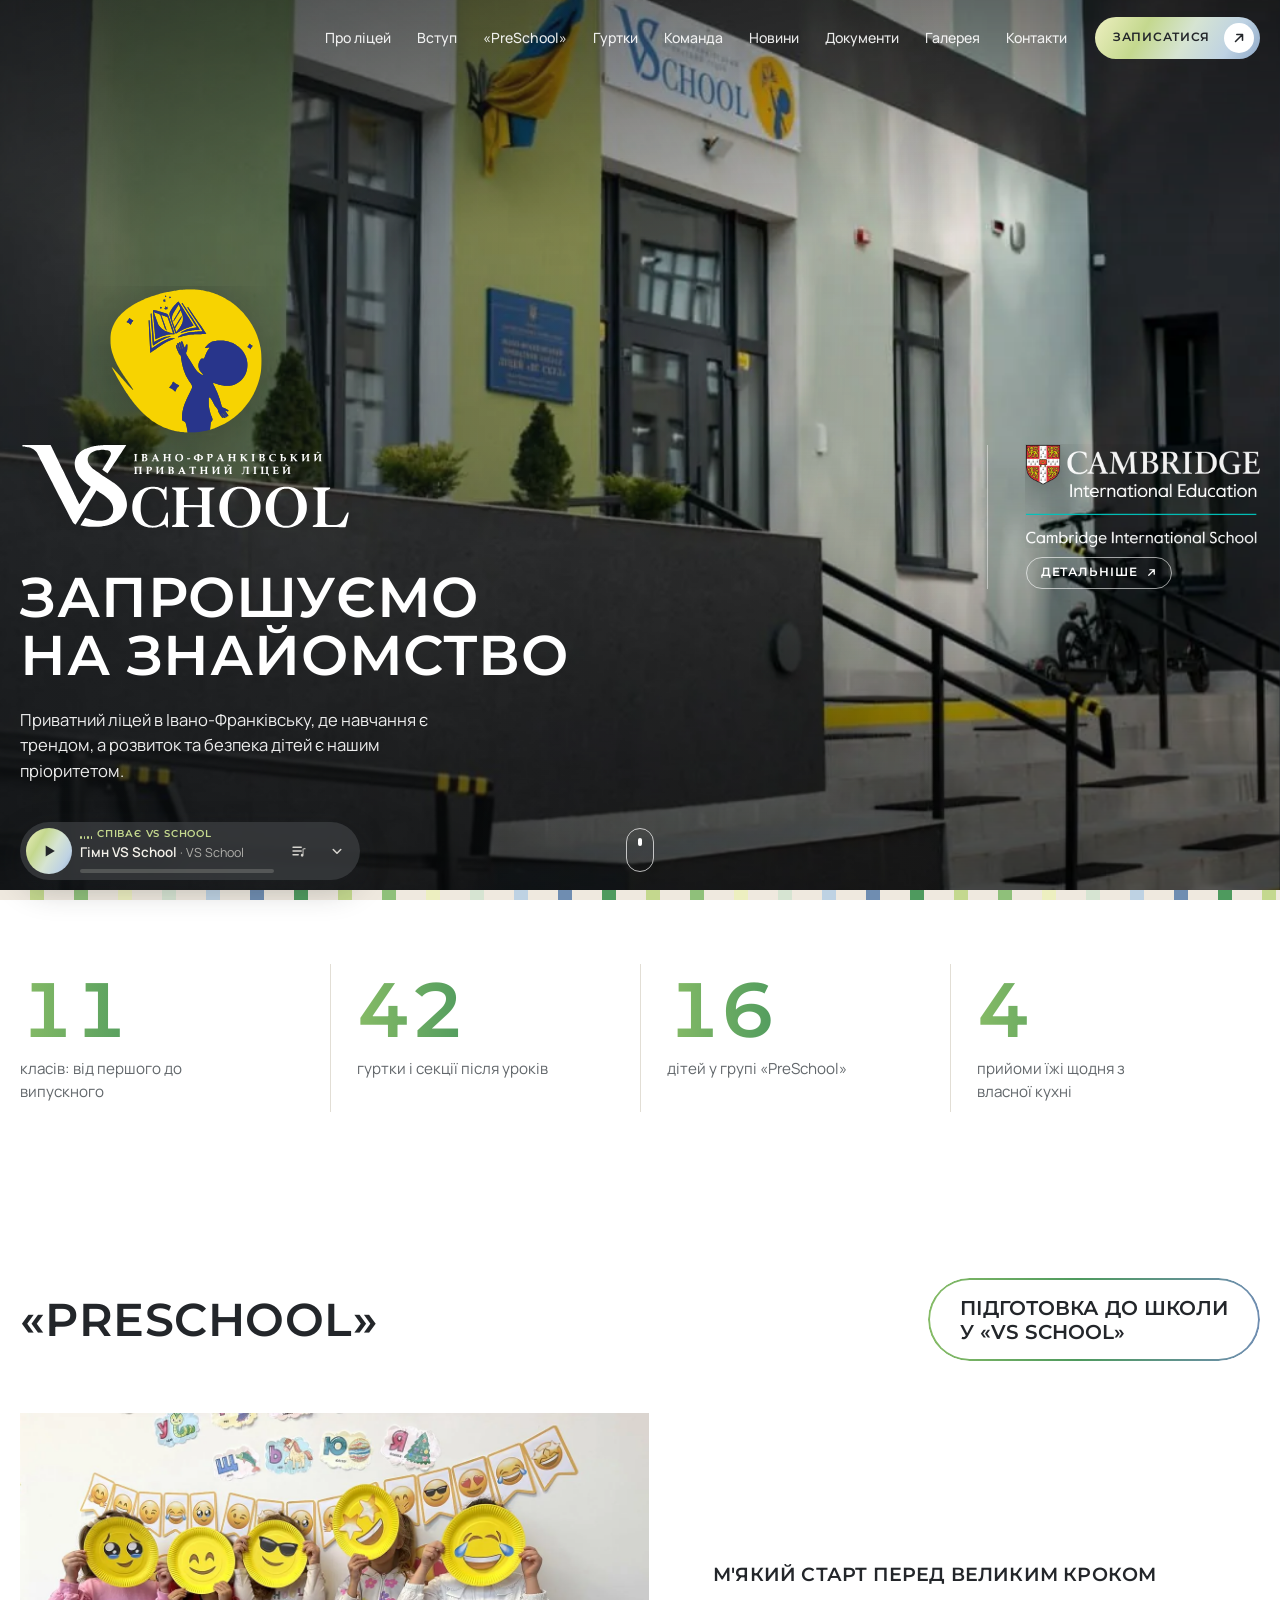
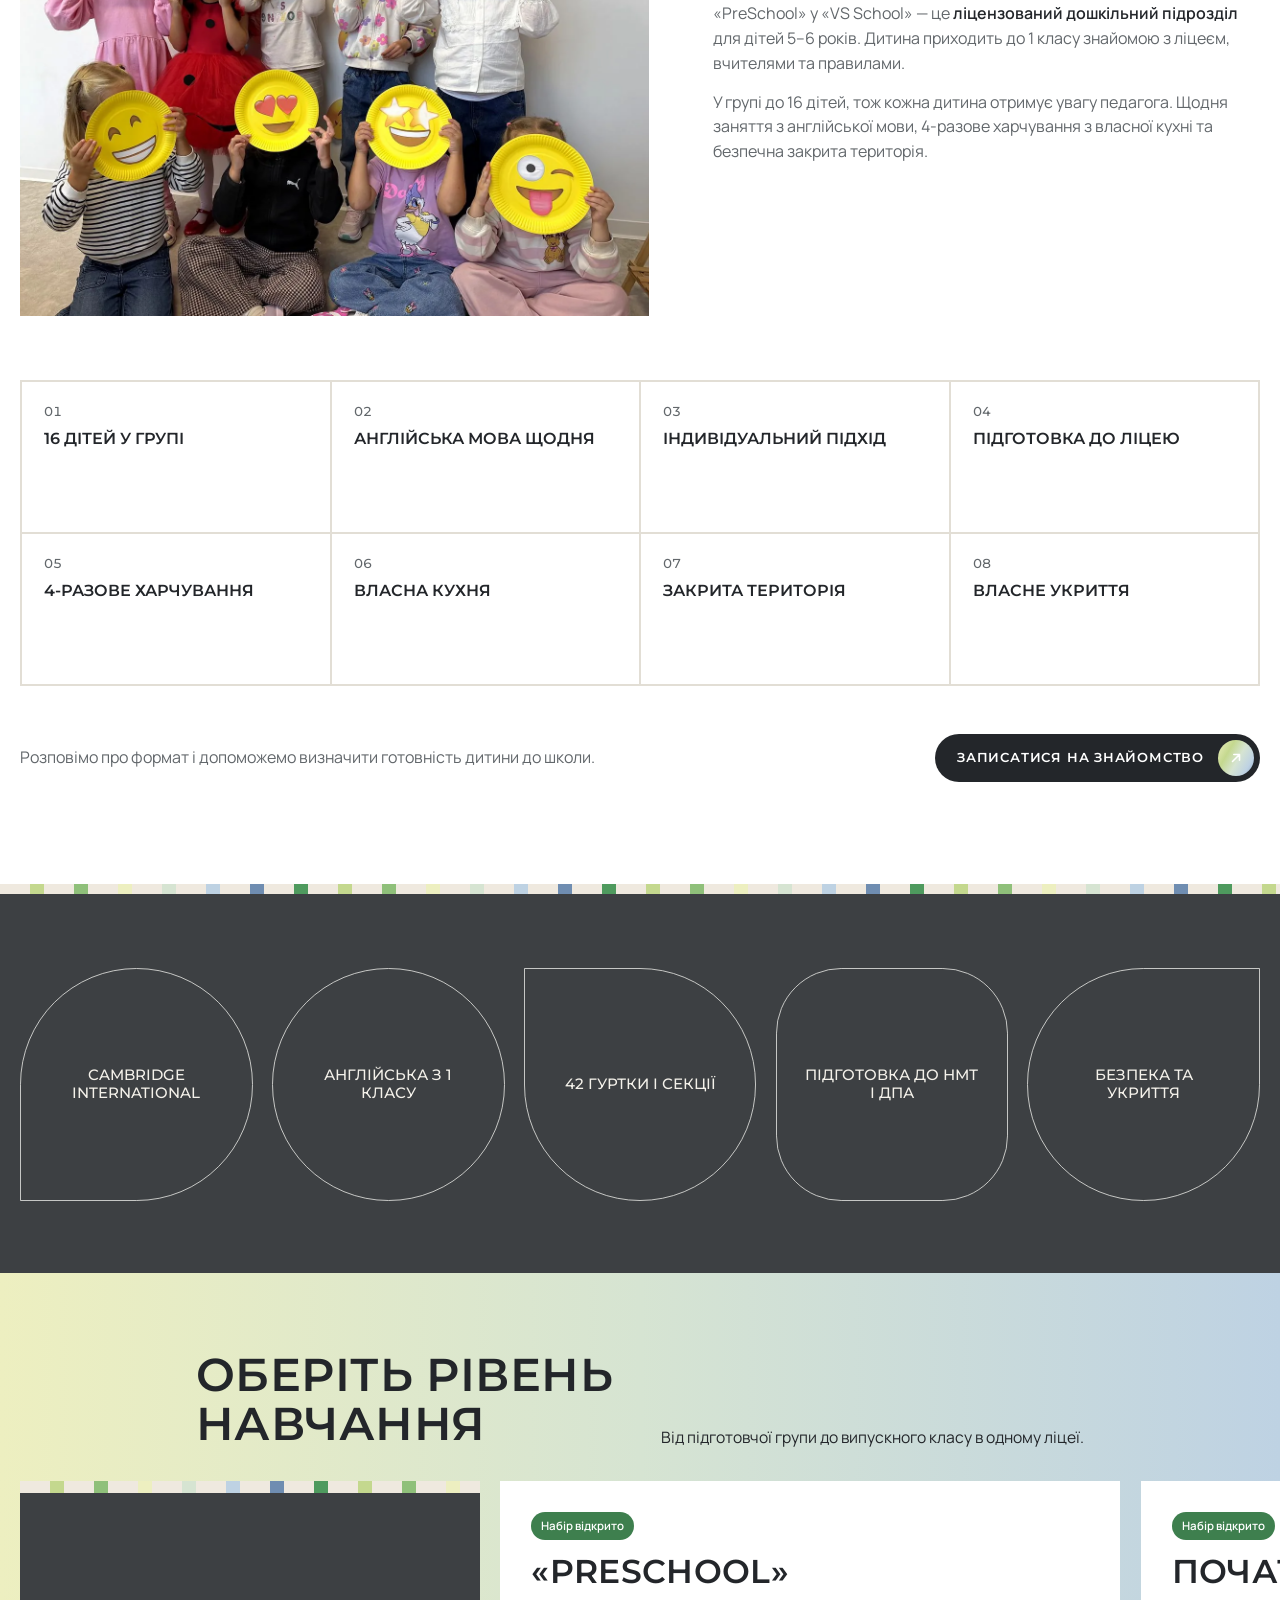
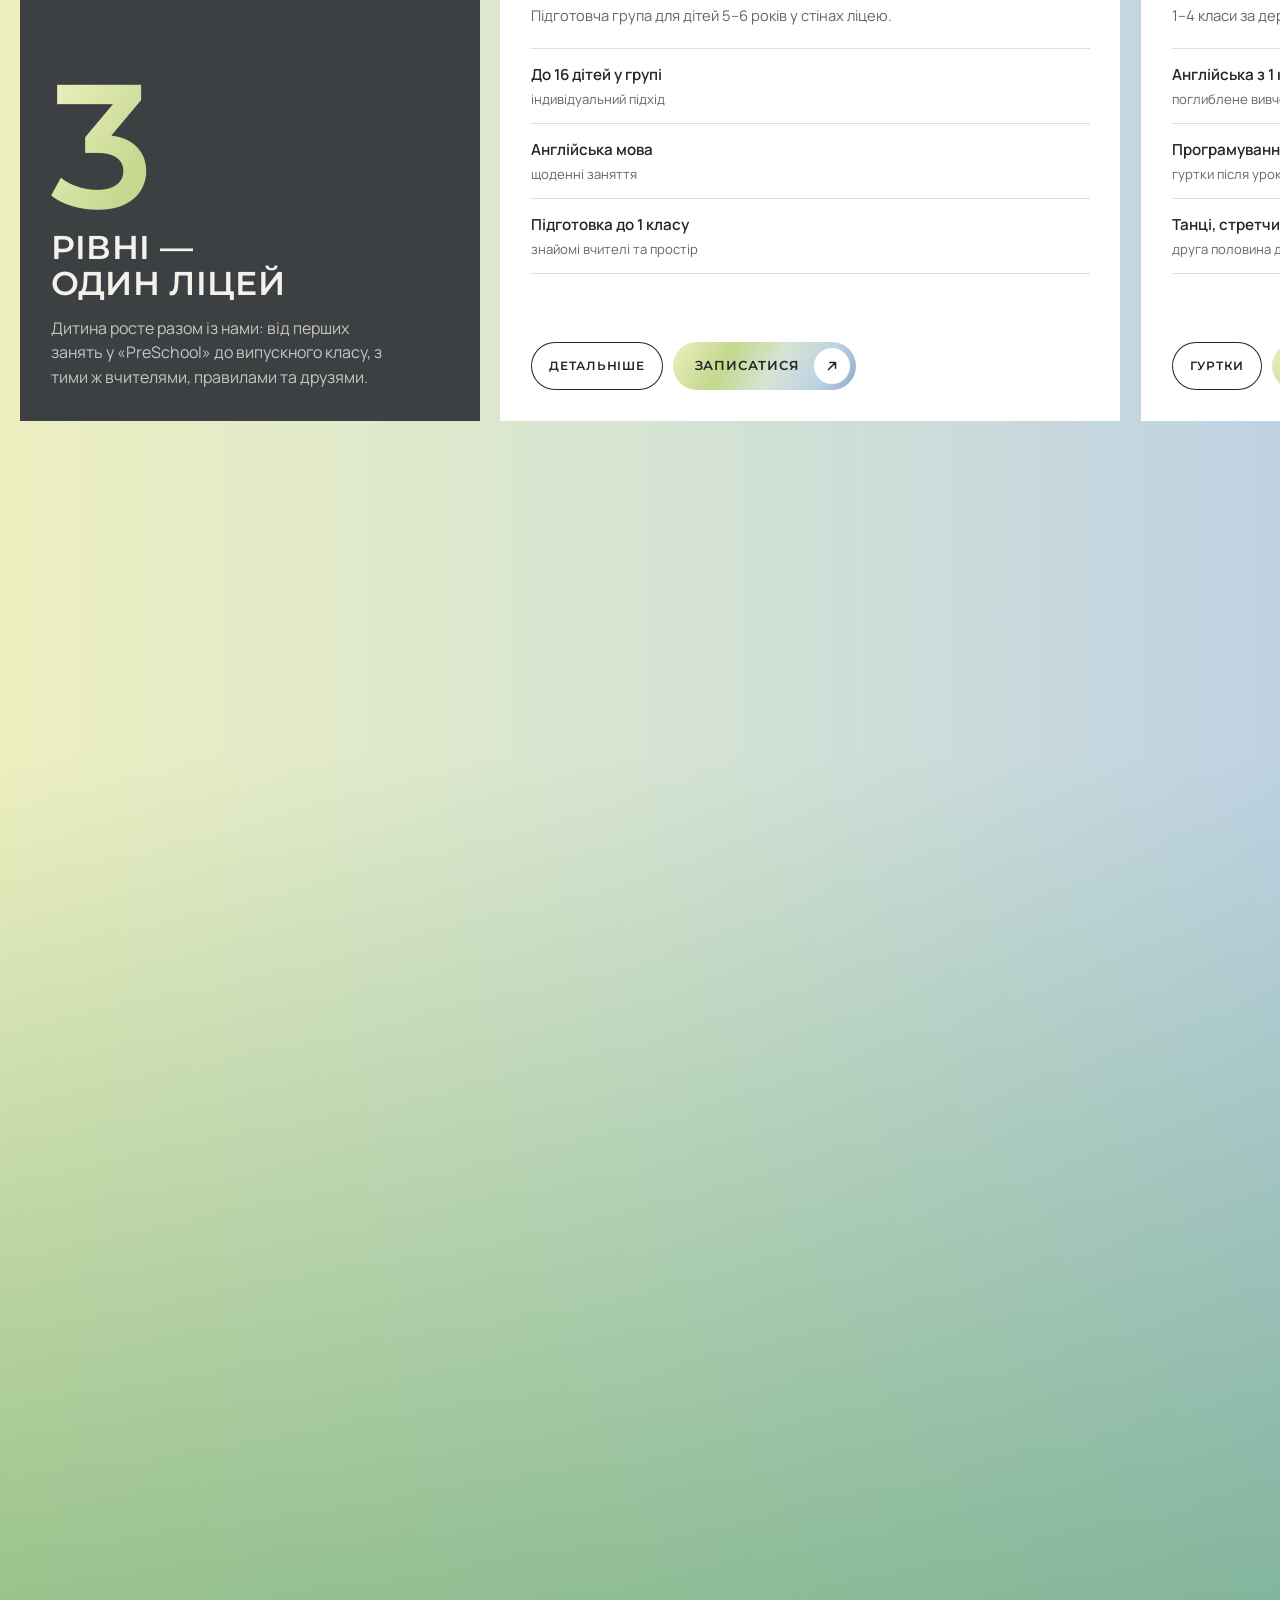
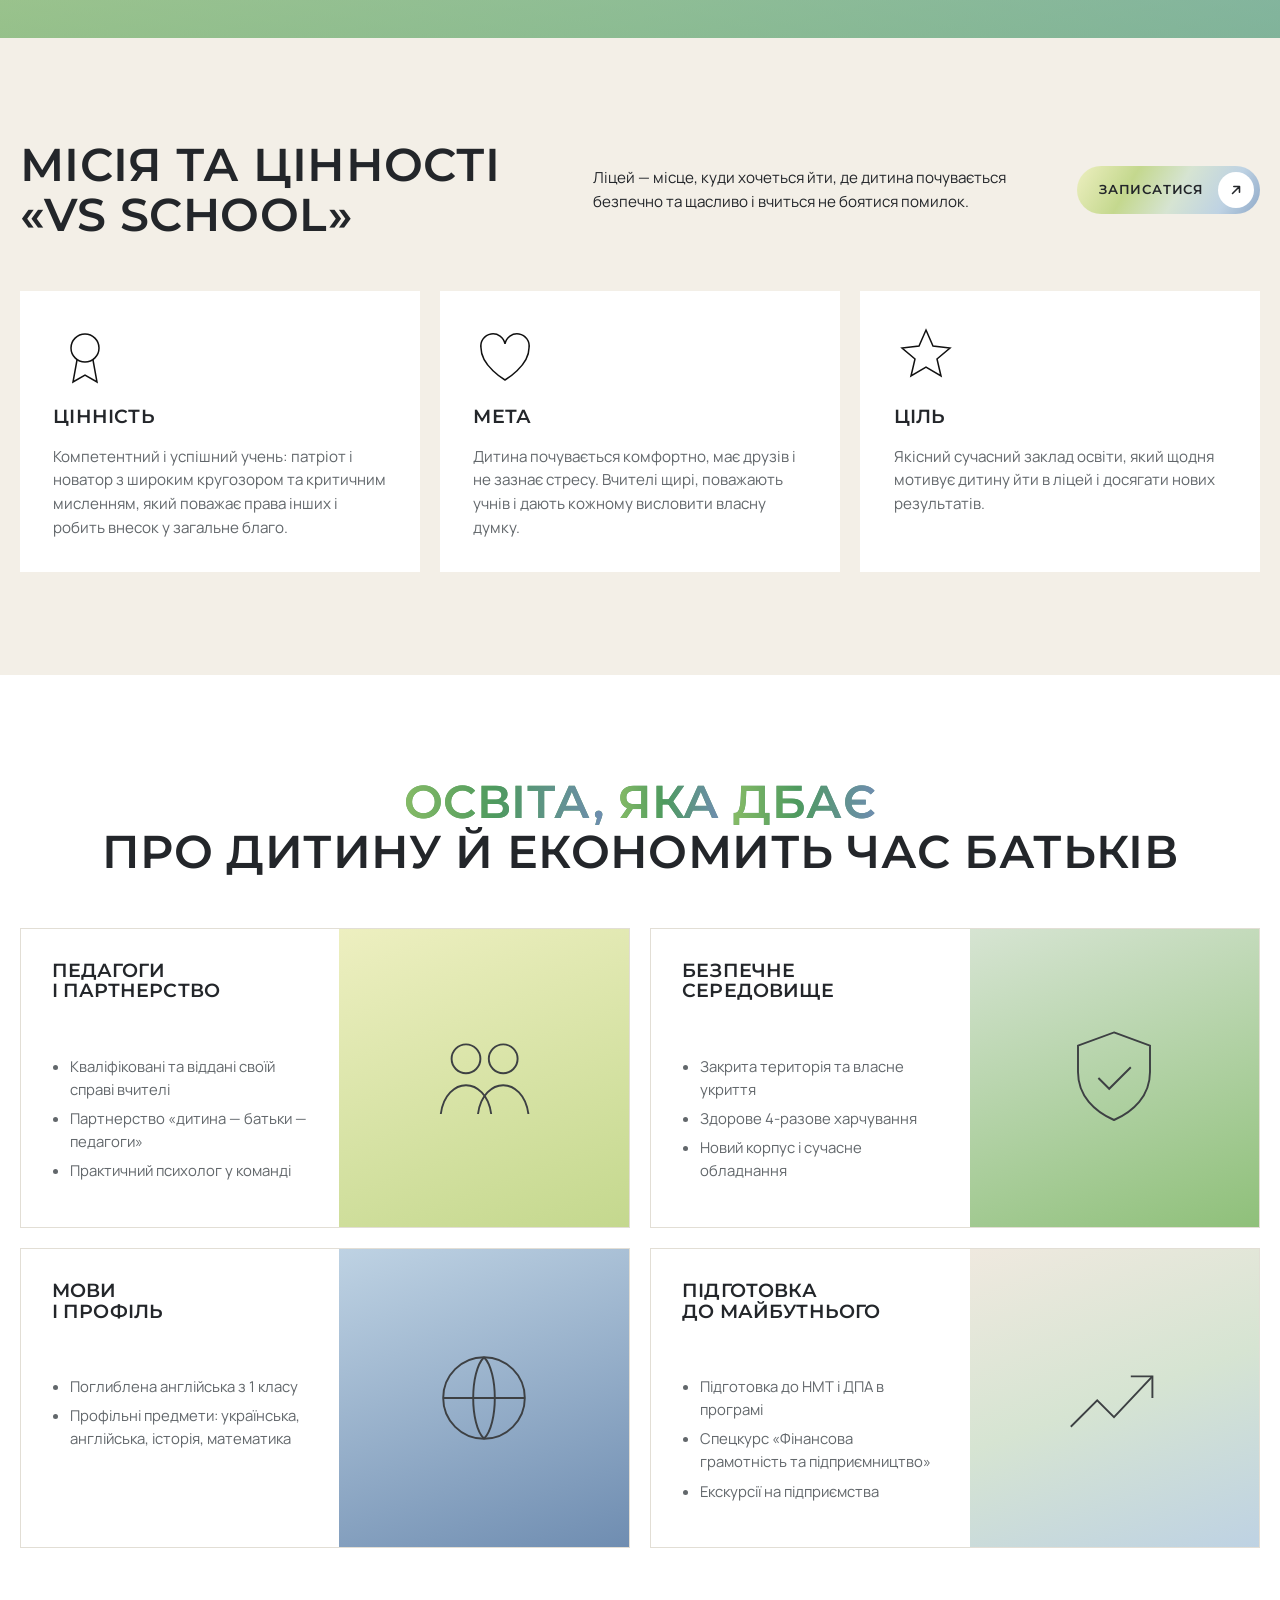
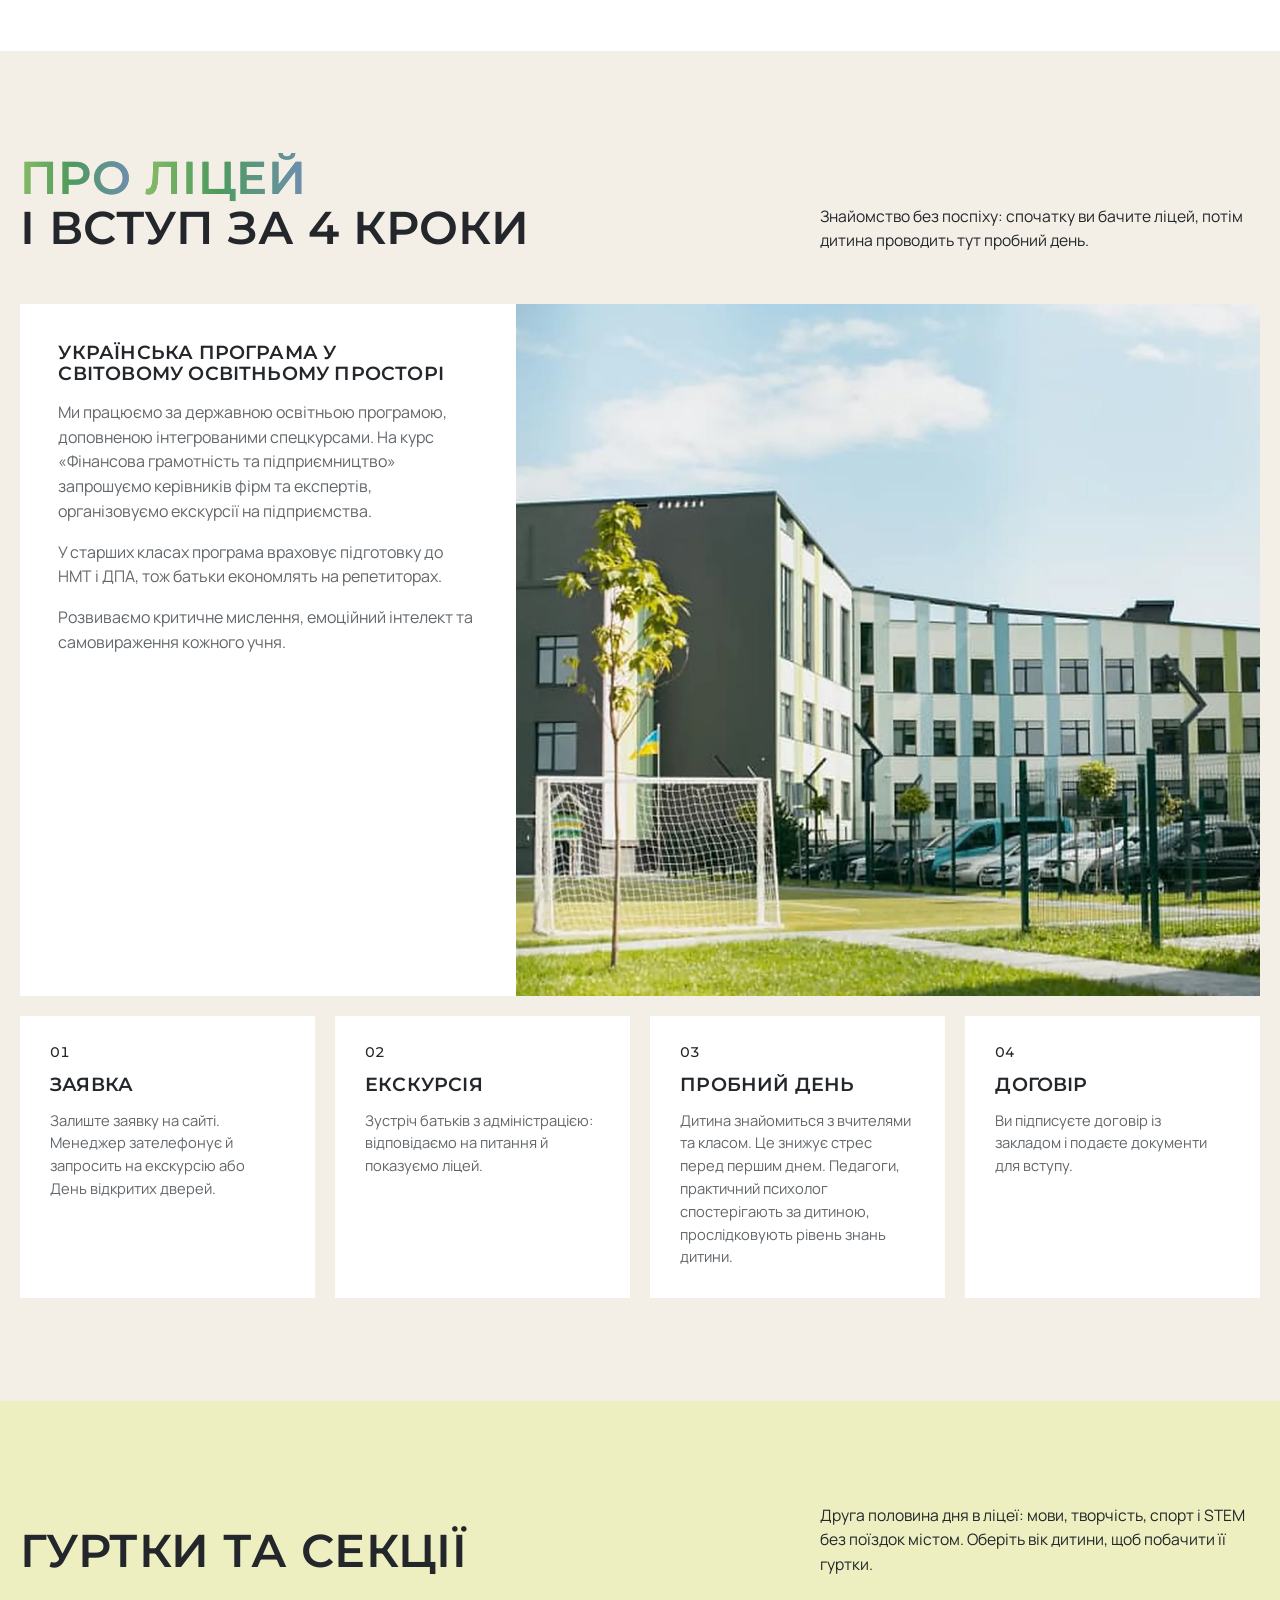
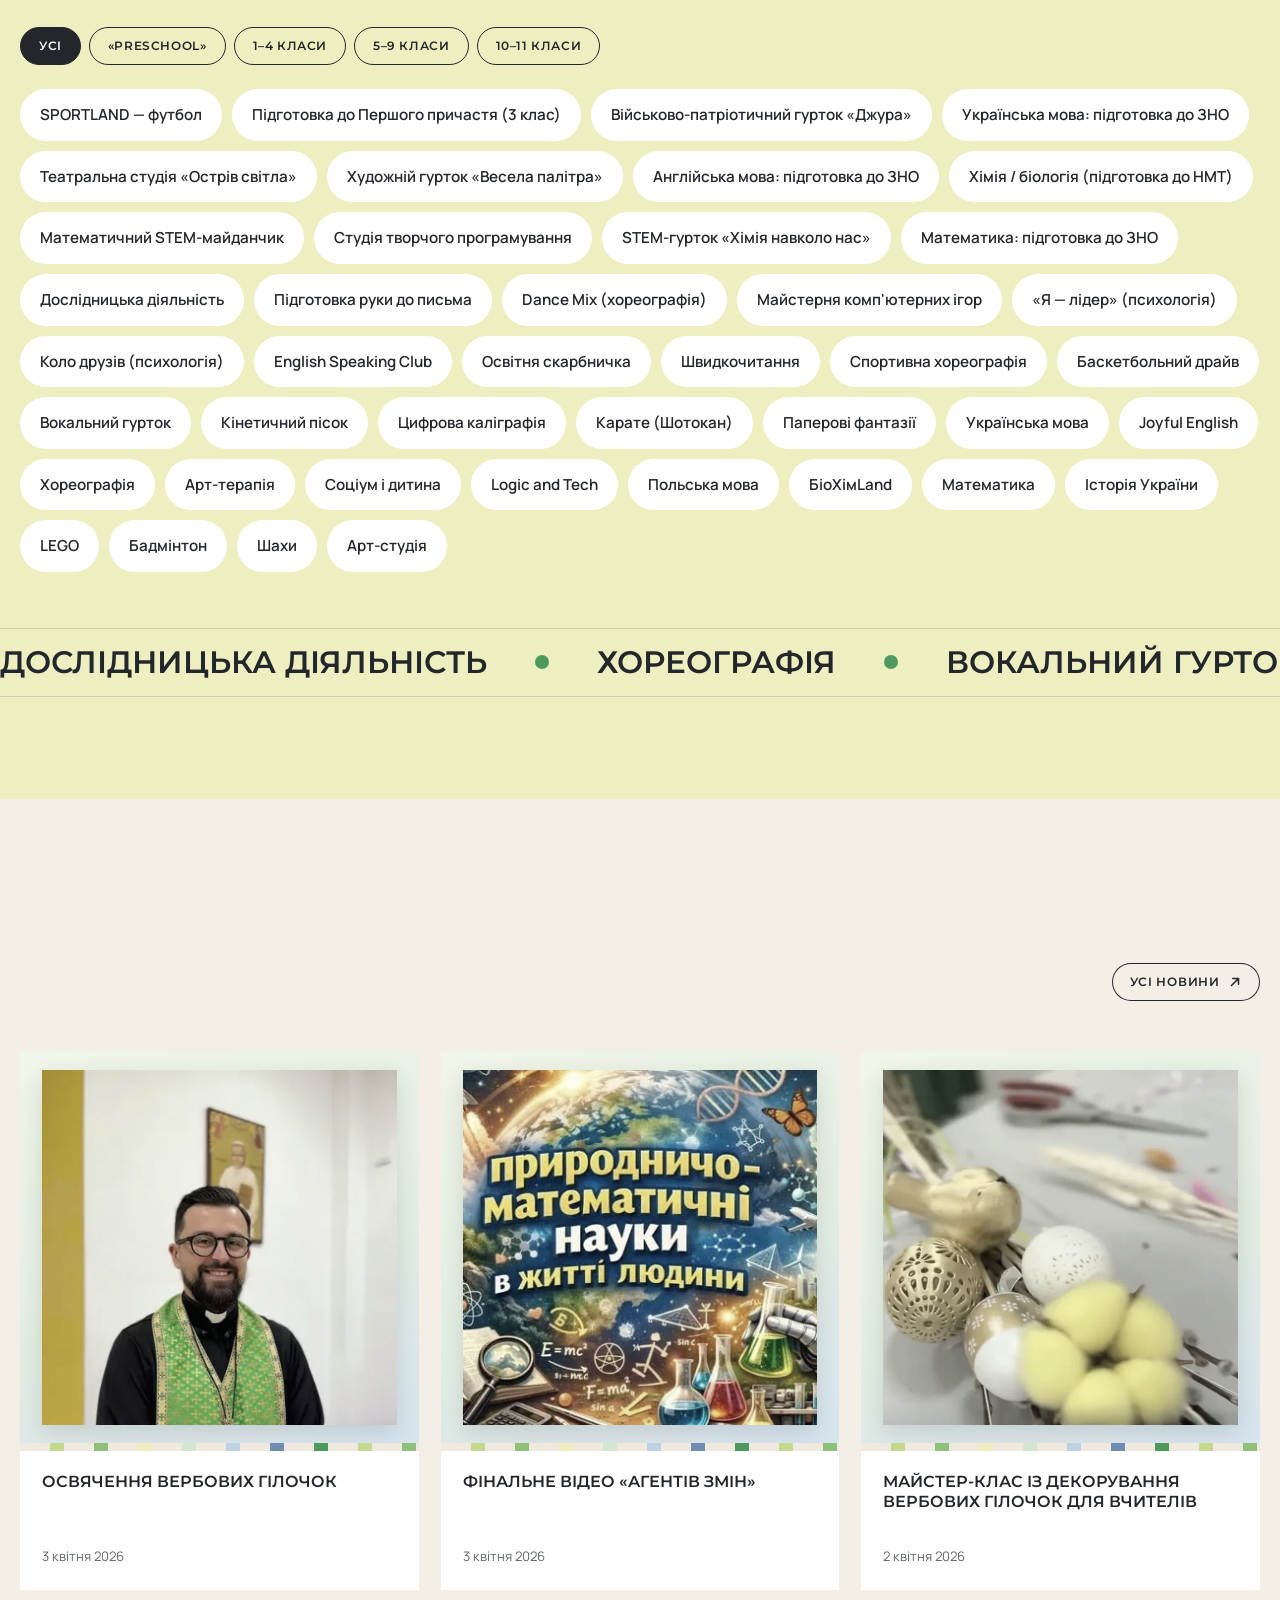
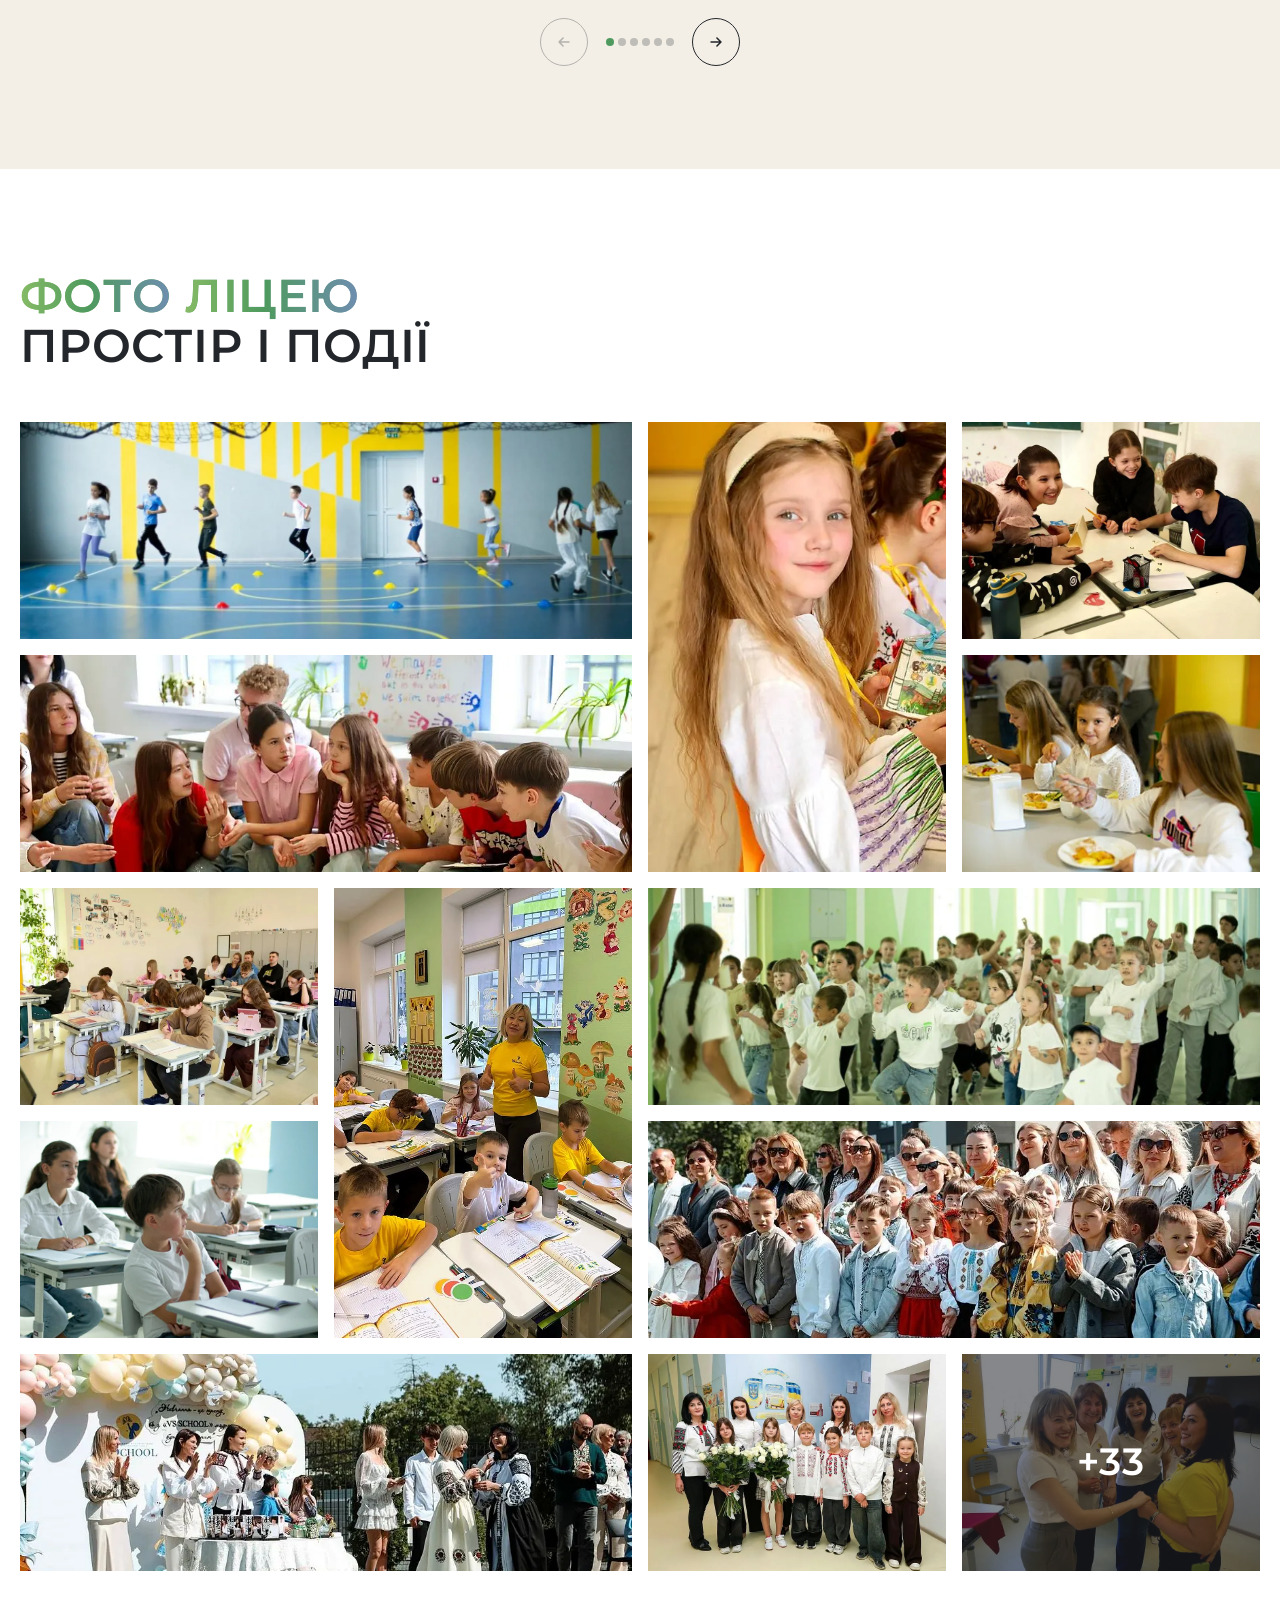
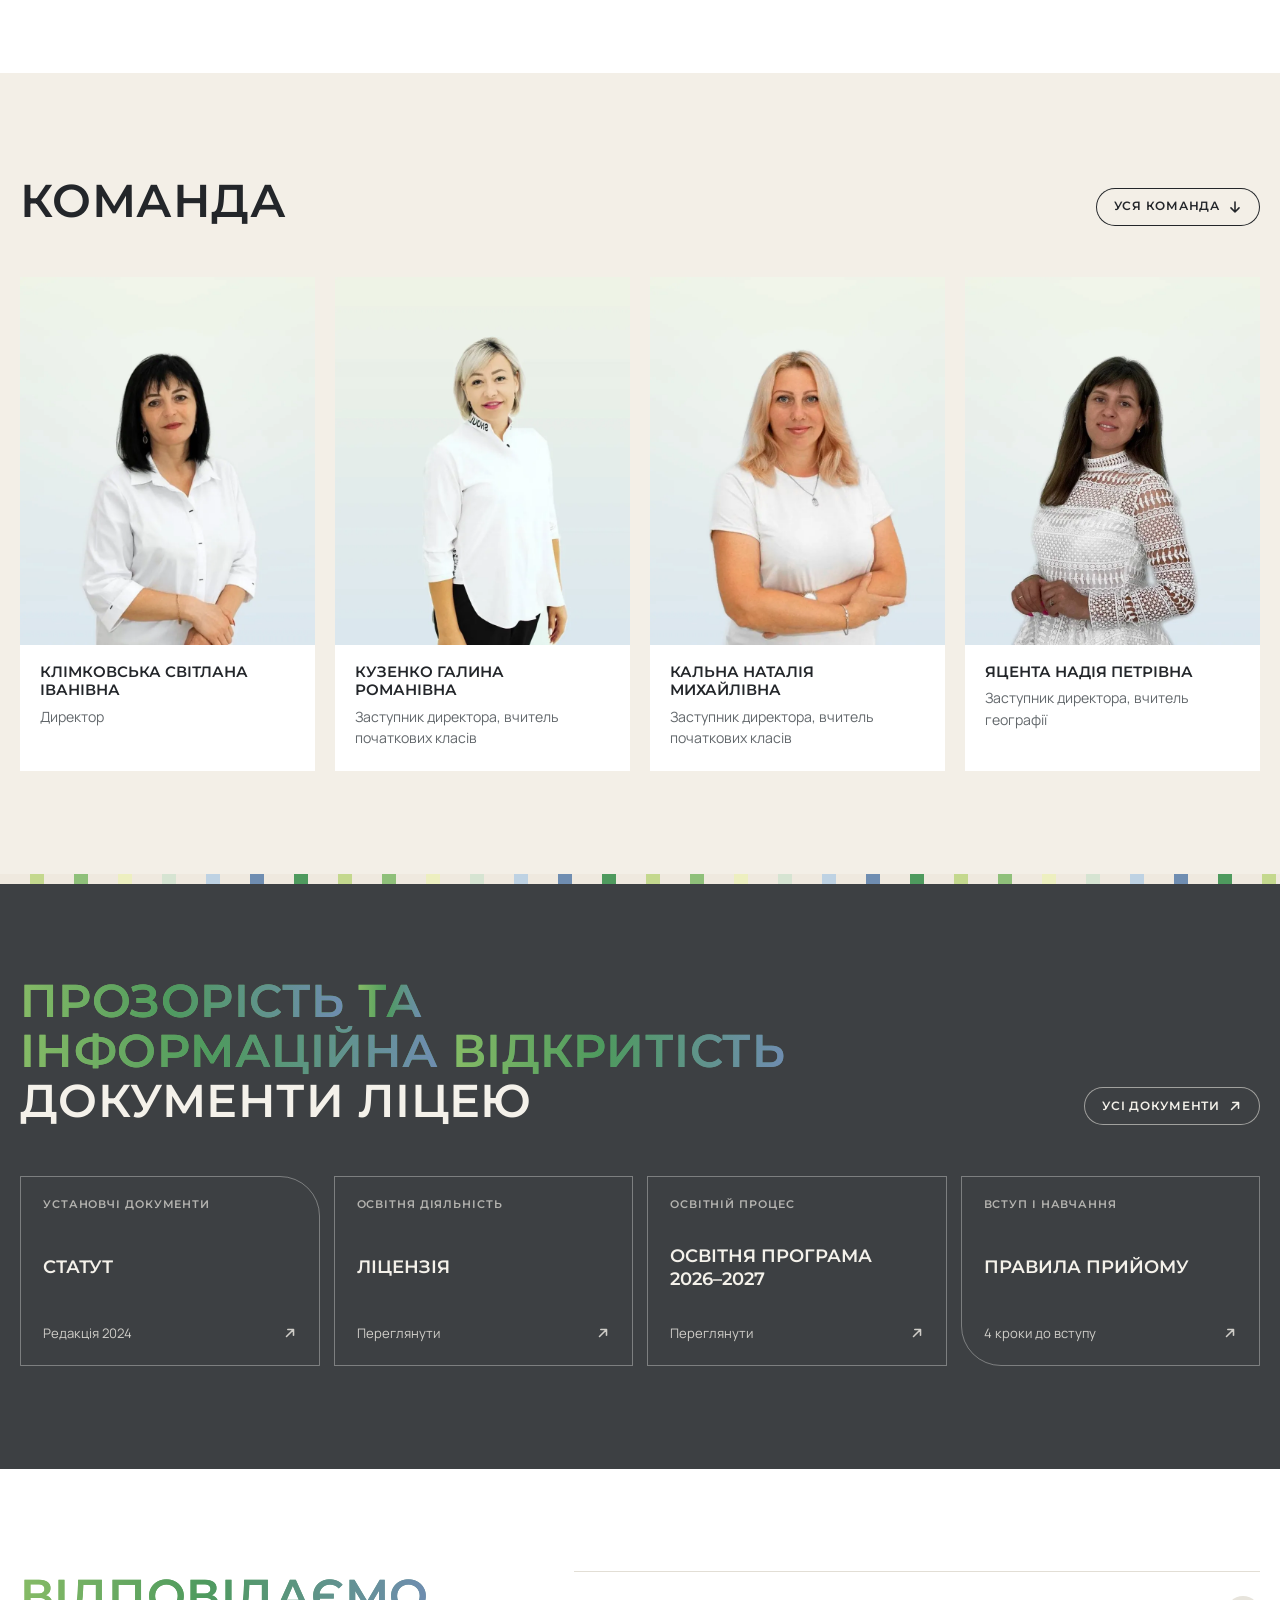
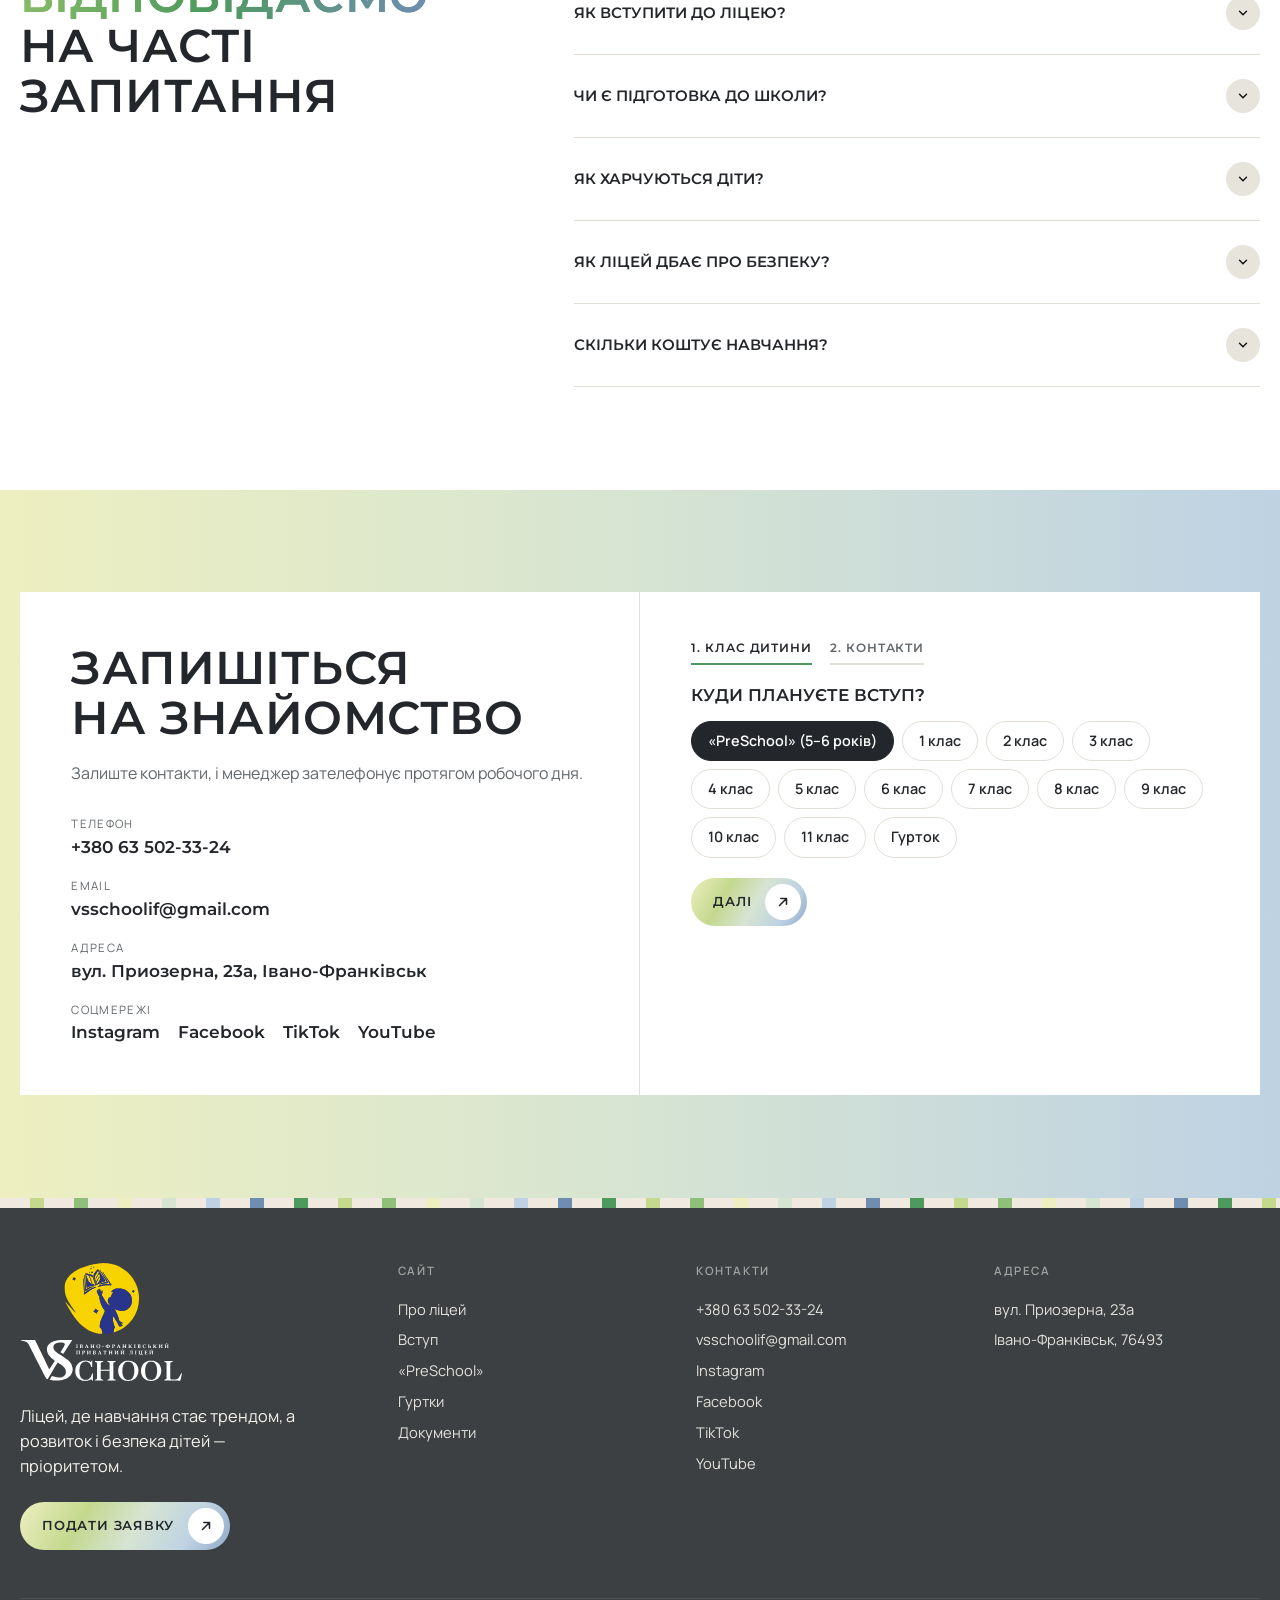
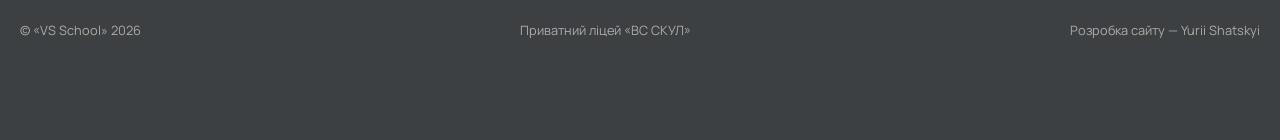
<file: index.html>
<!doctype html>
<html lang="uk">
<head>
<meta charset="utf-8">
<meta name="viewport" content="width=device-width, initial-scale=1, viewport-fit=cover">
<title>VS School — приватний ліцей, Івано-Франківськ</title>
<meta name="author" content="Yurii Shatskyi">
<meta name="description" content="VS SCHOOL — приватний ліцей в Івано-Франківську: PreSchool для дітей 5–6 років, 1–11 класи, поглиблена англійська, 42 гуртки, Cambridge International School.">
<meta property="og:title" content="VS School — приватний ліцей">
<meta property="og:description" content="Приватний ліцей, де навчання є трендом, а розвиток та безпека дітей є нашим пріоритетом.">
<meta property="og:type" content="website">
<meta property="og:site_name" content="VS School">
<meta property="og:locale" content="uk_UA">
<meta property="og:url" content="https://vsschool.com.ua/">
<meta property="og:image" content="https://vsschool.com.ua/images/hero.jpg">
<link rel="canonical" href="https://vsschool.com.ua/">
<link rel="icon" href="favicon.ico" sizes="any">
<link rel="icon" type="image/png" sizes="32x32" href="images/logo/favicon-32.png">
<link rel="apple-touch-icon" href="images/logo/apple-touch-icon.png">
<link rel="preload" href="images/gallery/entrance.webp" as="image" fetchpriority="high">
<link rel="stylesheet" href="vs/site.css?v=202611111017">
<link rel="stylesheet" href="vs/docs.css?v=202611050900">
<link rel="stylesheet" href="vs/cambridge.css?v=202611091853">
<link rel="stylesheet" href="vs/player.css?v=202611050900">
</head>
<body class="is-loading">

<!-- ===================== ЗАСТАВКА ===================== -->
<div class="intro" id="intro" aria-hidden="true">
  <img src="images/logo/vs-logo-light.svg" alt="" width="240" height="176">
  <span class="intro-bar"><i></i></span>
</div>
<div class="progress" id="progress" aria-hidden="true"></div>

<svg width="0" height="0" style="position:absolute" aria-hidden="true">
  <symbol id="arr" viewBox="0 0 16 16"><path d="M4 12 12 4M5.5 4H12v6.5" fill="none" stroke="currentColor" stroke-width="1.8" stroke-linecap="round" stroke-linejoin="round"/></symbol>
</svg>

<!-- ===================== ШАПКА ===================== -->
<header id="hdr">
  <div class="wrap bar">
    <a class="logo" href="#top" aria-label="VS School — на головну"><img class="logo-light" src="images/logo/vs-logo-h-light.svg" alt="VS School" width="215" height="44"><img class="logo-dark" src="images/logo/vs-logo-h.svg" alt="" width="215" height="44"></a>
    <nav class="main" aria-label="Головне меню">
      <a href="#about">Про ліцей</a>
      <a href="#vstup">Вступ</a>
      <a href="#preschool">«PreSchool»</a>
      <a href="#circles">Гуртки</a>
      <a href="#team">Команда</a>
      <a href="#news">Новини</a>
      <a href="documents.html">Документи</a>
      <a href="#gallery">Галерея</a>
      <a href="#contacts">Контакти</a>
    </nav>
    <a class="pill" href="#contacts">Записатися <i><svg class="arr"><use href="#arr"/></svg></i></a>
    <details class="menu"><summary>Меню</summary>
      <div class="drop">
        <a href="#about">Про ліцей <svg class="arr"><use href="#arr"/></svg></a>
        <a href="#vstup">Вступ <svg class="arr"><use href="#arr"/></svg></a>
        <a href="#preschool">«PreSchool» <svg class="arr"><use href="#arr"/></svg></a>
        <a href="#circles">Гуртки <svg class="arr"><use href="#arr"/></svg></a>
        <a href="#team">Команда <svg class="arr"><use href="#arr"/></svg></a>
        <a href="#news">Новини <svg class="arr"><use href="#arr"/></svg></a>
        <a href="documents.html">Документи <svg class="arr"><use href="#arr"/></svg></a>
        <a href="#gallery">Галерея <svg class="arr"><use href="#arr"/></svg></a>
        <a href="#contacts">Контакти <svg class="arr"><use href="#arr"/></svg></a>
        <a class="pill" href="#contacts">Записатися <i><svg class="arr"><use href="#arr"/></svg></i></a>
      </div>
    </details>
  </div>
</header>

<main id="top">

<!-- ===================== ГЕРОЙ ===================== -->
<section class="hero">
  <img src="images/gallery/entrance.webp" alt="Головний вхід до ліцею VS School" fetchpriority="high">
  <div class="wrap">
    <div class="hero-top">
    <img class="hero-logo" src="images/logo/vs-logo-light.svg" alt="VS School — Івано-Франківський приватний ліцей" width="382" height="280">
      <a class="cambridge-lockup" href="#cambridge" aria-label="Cambridge International School — детальніше"><img src="images/cambridge/cambridge-white.webp" alt="Cambridge International Education — Cambridge International School" width="1400" height="610"><small>Детальніше <svg class="arr"><use href="#arr"/></svg></small></a>
    </div>
    <h1>Запрошуємо на знайомство</h1>
    <div class="hero-row">
      <p>Приватний ліцей в Івано-Франківську, де навчання є трендом, а розвиток та безпека дітей є нашим пріоритетом.</p>
      <a class="pill hero-cta" href="#contacts">Записатися <i><svg class="arr"><use href="#arr"/></svg></i></a>
    </div>
  </div>
  <a class="scroll-hint" href="#counters" aria-label="Гортати далі"><span></span></a>
</section>

<!-- ===================== ЛІЧИЛЬНИКИ ===================== -->
<section class="counters" id="counters" aria-label="VS School у цифрах">
  <div class="wrap counters-in">
    <div><b data-count="11">11</b><span>класів: від першого до випускного</span></div>
    <div><b data-count="42" data-circles>42</b><span data-circles-label>гуртки і секції після уроків</span></div>
    <div><b data-count="16">16</b><span>дітей у групі «PreSchool»</span></div>
    <div><b data-count="4">4</b><span>прийоми їжі щодня з власної кухні</span></div>
  </div>
</section>

<!-- ===================== PRESCHOOL ===================== -->
<section id="preschool">
  <div class="wrap">
    <div class="split-title">
      <h2>«PreSchool»</h2>
      <span class="ring">Підготовка до школи<br>у «VS School»</span>
    </div>
    <div class="pre-intro">
      <div class="ph"><img src="images/preschool-kids.webp" alt="Діти групи «PreSchool» ліцею VS School" loading="lazy" width="1400" height="1050"></div>
      <div>
        <h3>М'який старт перед великим кроком</h3>
        <div class="txt">
          <p>«PreSchool» у «VS School» — це <b>ліцензований дошкільний підрозділ</b> для дітей 5–6 років. Дитина приходить до 1 класу знайомою з ліцеєм, вчителями та правилами.</p>
          <p>У групі до 16 дітей, тож кожна дитина отримує увагу педагога. Щодня заняття з англійської мови, 4-разове харчування з власної кухні та безпечна закрита територія.</p>
        </div>
      </div>
    </div>
    <div class="pre-grid">
      <div><span class="n">01</span><b>16 дітей у групі</b></div>
      <div><span class="n">02</span><b>Англійська мова щодня</b></div>
      <div><span class="n">03</span><b>Індивідуальний підхід</b></div>
      <div><span class="n">04</span><b>Підготовка до ліцею</b></div>
      <div><span class="n">05</span><b>4-разове харчування</b></div>
      <div><span class="n">06</span><b>Власна кухня</b></div>
      <div><span class="n">07</span><b>Закрита територія</b></div>
      <div><span class="n">08</span><b>Власне укриття</b></div>
    </div>
    <div class="pre-cta">
      <p class="muted">Розповімо про формат і допоможемо визначити готовність дитини до школи.</p>
      <a class="pill plain" href="#contacts" data-grade="«PreSchool» (5–6 років)">Записатися на знайомство <i><svg class="arr"><use href="#arr"/></svg></i></a>
    </div>
  </div>
</section>

<!-- ===================== ТЕМНА СМУГА ===================== -->
<section class="features" aria-label="Коротко про ліцей">
  <div class="wrap">
    <ul class="shapes">
      <li>Cambridge International</li>
      <li>Англійська з 1 класу</li>
      <li data-circles-text>42 гуртки і секції</li>
      <li>Підготовка до НМТ і ДПА</li>
      <li>Безпека та укриття</li>
    </ul>
  </div>
</section>

<!-- ===================== РІВНІ НАВЧАННЯ ===================== -->
<section class="formats-sec hscroll" id="formats">
  <div class="hs-sticky">
  <div class="wrap">
    <div class="sec-head"><h2>Оберіть рівень<br>навчання</h2><p>Від підготовчої групи до випускного класу в одному ліцеї.</p></div>
  </div>
  <div class="hs-viewport">
    <div class="formats hs-track">
      <article class="fmt fmt-intro" aria-hidden="true">
        <b>3</b>
        <h3>рівні —<br>один ліцей</h3>
        <p>Дитина росте разом із нами: від перших занять у «PreSchool» до випускного класу, з тими ж вчителями, правилами та друзями.</p>
      </article>
      <article class="fmt">
        <span class="tag">Набір відкрито</span>
        <h3>«PreSchool»</h3>
        <p>Підготовча група для дітей 5–6 років у стінах ліцею.</p>
        <ul>
          <li>До 16 дітей у групі<small>індивідуальний підхід</small></li>
          <li>Англійська мова<small>щоденні заняття</small></li>
          <li>Підготовка до 1 класу<small>знайомі вчителі та простір</small></li>
        </ul>
        <div class="btns"><a class="link" href="#preschool">Детальніше</a><a class="pill" href="#contacts" data-grade="«PreSchool» (5–6 років)">Записатися <i><svg class="arr"><use href="#arr"/></svg></i></a></div>
      </article>
      <article class="fmt">
        <span class="tag">Набір відкрито</span>
        <h3>Початкова школа</h3>
        <p>1–4 класи за державною програмою з поглибленою англійською.</p>
        <ul>
          <li>Англійська з 1 класу<small>поглиблене вивчення</small></li>
          <li>Програмування та STEM<small>гуртки після уроків</small></li>
          <li>Танці, стретчинг, шахи<small>друга половина дня</small></li>
        </ul>
        <div class="btns"><a class="link" href="#circles">Гуртки</a><a class="pill" href="#contacts" data-grade="1 клас">Записатися <i><svg class="arr"><use href="#arr"/></svg></i></a></div>
      </article>
      <article class="fmt">
        <span class="tag">Набір відкрито</span>
        <h3>Базовий та профільний ліцей</h3>
        <p>5–11 класи з профільними предметами та підготовкою до іспитів.</p>
        <ul>
          <li>Профільні предмети<small>українська, англійська, історія, математика</small></li>
          <li>Підготовка до НМТ і ДПА<small>без додаткових репетиторів</small></li>
          <li>«Фінансова грамотність та підприємництво»<small>спецкурси з експертами</small></li>
        </ul>
        <div class="btns"><a class="link" href="#vstup">Як вступити</a><a class="pill" href="#contacts" data-grade="5 клас">Записатися <i><svg class="arr"><use href="#arr"/></svg></i></a></div>
      </article>
    </div>
  </div>
</div>
</section>

<!-- ===================== МІСІЯ ===================== -->
<section class="beige" id="mission">
  <div class="wrap">
    <div class="head-row">
      <h2>Місія та цінності<br>«VS School»</h2>
      <p>Ліцей — місце, куди хочеться йти, де дитина почувається безпечно та щасливо і вчиться не боятися помилок.</p>
      <a class="pill" href="#contacts">Записатися <i><svg class="arr"><use href="#arr"/></svg></i></a>
    </div>
    <div class="mission">
      <article>
        <svg class="ico" viewBox="0 0 64 64" fill="none" stroke="#111" stroke-width="1.5"><circle cx="32" cy="24" r="14"/><path d="M24 36l-4 22 12-7 12 7-4-22"/></svg>
        <h3>Цінність</h3>
        <p>Компетентний і успішний учень: патріот і новатор з широким кругозором та критичним мисленням, який поважає права інших і робить внесок у загальне благо.</p>
      </article>
      <article>
        <svg class="ico" viewBox="0 0 64 64" fill="none" stroke="#111" stroke-width="1.5"><path d="M32 56S8 42 8 24a12 12 0 0 1 24-4 12 12 0 0 1 24 4c0 18-24 32-24 32z"/></svg>
        <h3>Мета</h3>
        <p>Дитина почувається комфортно, має друзів і не зазнає стресу. Вчителі щирі, поважають учнів і дають кожному висловити власну думку.</p>
      </article>
      <article>
        <svg class="ico" viewBox="0 0 64 64" fill="none" stroke="#111" stroke-width="1.5"><path d="M32 6l7 16 17 2-13 11 4 17-15-9-15 9 4-17L8 24l17-2z"/></svg>
        <h3>Ціль</h3>
        <p>Якісний сучасний заклад освіти, який щодня мотивує дитину йти в ліцей і досягати нових результатів.</p>
      </article>
    </div>
  </div>
</section>

<!-- ===================== ПЕРЕВАГИ ===================== -->
<section id="adv">
  <div class="wrap">
    <div class="sec-head center"><h2><span class="grad">Освіта, яка дбає</span>про дитину й економить час батьків</h2></div>
    <div class="adv">
      <article>
        <div class="t"><h3>Педагоги<br>і партнерство</h3><ul><li>Кваліфіковані та віддані своїй справі вчителі</li><li>Партнерство «дитина — батьки — педагоги»</li><li>Практичний психолог у команді</li></ul></div>
        <div class="g"><svg viewBox="0 0 100 100" fill="none" stroke="currentColor" stroke-width="1.6"><circle cx="35" cy="34" r="12"/><circle cx="66" cy="34" r="12"/><path d="M14 80c2-16 12-24 21-24s19 8 21 24M45 80c2-16 12-24 21-24s19 8 21 24"/></svg></div>
      </article>
      <article>
        <div class="t"><h3>Безпечне<br>середовище</h3><ul><li>Закрита територія та власне укриття</li><li>Здорове 4-разове харчування</li><li>Новий корпус і сучасне обладнання</li></ul></div>
        <div class="g"><svg viewBox="0 0 100 100" fill="none" stroke="currentColor" stroke-width="1.6"><path d="M50 12l30 11v22c0 20-14 33-30 40-16-7-30-20-30-40V23z"/><path d="M37 50l9 9 18-18"/></svg></div>
      </article>
      <article>
        <div class="t"><h3>Мови<br>і профіль</h3><ul><li>Поглиблена англійська з 1 класу</li><li>Профільні предмети: українська, англійська, історія, математика</li></ul></div>
        <div class="g"><svg viewBox="0 0 100 100" fill="none" stroke="currentColor" stroke-width="1.6"><circle cx="50" cy="50" r="34"/><path d="M16 50h68M50 16c12 12 12 56 0 68M50 16c-12 12-12 56 0 68"/></svg></div>
      </article>
      <article>
        <div class="t"><h3>Підготовка<br>до майбутнього</h3><ul><li>Підготовка до НМТ і ДПА в програмі</li><li>Спецкурс «Фінансова грамотність та підприємництво»</li><li>Екскурсії на підприємства</li></ul></div>
        <div class="g"><svg viewBox="0 0 100 100" fill="none" stroke="currentColor" stroke-width="1.6"><path d="M14 74l22-22 14 14 32-34"/><path d="M64 32h18v18"/></svg></div>
      </article>
    </div>
  </div>
</section>

<!-- ===================== ПРО ЛІЦЕЙ + ВСТУП ===================== -->
<section class="beige" id="about">
  <div class="wrap">
    <div class="sec-head">
      <h2><span class="grad">Про ліцей</span>і вступ за 4 кроки</h2>
      <p>Знайомство без поспіху: спочатку ви бачите ліцей, потім дитина проводить тут пробний день.</p>
    </div>
    <div class="about">
      <div class="t">
        <h3>Українська програма у світовому освітньому просторі</h3>
        <p>Ми працюємо за державною освітньою програмою, доповненою інтегрованими спецкурсами. На курс «Фінансова грамотність та підприємництво» запрошуємо керівників фірм та експертів, організовуємо екскурсії на підприємства.</p>
        <p>У старших класах програма враховує підготовку до НМТ і ДПА, тож батьки економлять на репетиторах.</p>
        <p>Розвиваємо критичне мислення, емоційний інтелект та самовираження кожного учня.</p>
      </div>
      <div class="ph"><img src="images/admission.webp" alt="Будівля ліцею VS School і спортивний майданчик" loading="lazy" width="1144" height="1064"></div>
    </div>
    <div class="steps" id="vstup">
      <article class="step"><span class="n">01</span><h3>Заявка</h3><p>Залиште заявку на сайті. Менеджер зателефонує й запросить на екскурсію або День відкритих дверей.</p></article>
      <article class="step"><span class="n">02</span><h3>Екскурсія</h3><p>Зустріч батьків з адміністрацією: відповідаємо на питання й показуємо ліцей.</p></article>
      <article class="step"><span class="n">03</span><h3>Пробний день</h3><p>Дитина знайомиться з вчителями та класом. Це знижує стрес перед першим днем. Педагоги, практичний психолог спостерігають за дитиною, прослідковують рівень знань дитини.</p></article>
      <article class="step"><span class="n">04</span><h3>Договір</h3><p>Ви підписуєте договір із закладом і подаєте документи для вступу.</p></article>
    </div>
  </div>
</section>

<!-- ===================== ГУРТКИ ===================== -->
<section class="circles-sec" id="circles">
  <div class="wrap">
    <div class="sec-head">
      <h2>Гуртки та секції</h2>
      <p>Друга половина дня в ліцеї: мови, творчість, спорт і STEM без поїздок містом. Оберіть вік дитини, щоб побачити її гуртки.</p>
    </div>
    <div class="filters" role="group" aria-label="Фільтр гуртків">
      <button type="button" data-f="all" aria-pressed="true">Усі</button>
      <button type="button" data-f="pre" aria-pressed="false">«PreSchool»</button>
      <button type="button" data-f="prim" aria-pressed="false">1–4 класи</button>
      <button type="button" data-f="base" aria-pressed="false">5–9 класи</button>
      <button type="button" data-f="prof" aria-pressed="false">10–11 класи</button>
    </div>
    <div class="chips" id="chips"></div>
  </div>
  <div class="marquee" aria-hidden="true"><div class="marquee-track" id="marquee"></div></div>
  <div class="wrap" hidden>
  </div>
</section>

<!-- ===================== НОВИНИ ===================== -->
<section class="beige" id="news">
  <div class="wrap">
    <div class="sec-head">
      <h2><span class="grad">Життя ліцею</span>останні новини</h2>
      <a class="link" href="news.html">Усі новини <svg class="arr"><use href="#arr"/></svg></a>
    </div>
    <div class="swiper news-swiper">
      <div class="swiper-wrapper" id="news-slides"></div>
    </div>
    <div class="slider-nav">
      <button type="button" class="snav prev" aria-label="Попередня новина"><svg class="arr" style="transform:rotate(-135deg)"><use href="#arr"/></svg></button>
      <div class="swiper-pagination"></div>
      <button type="button" class="snav next" aria-label="Наступна новина"><svg class="arr" style="transform:rotate(45deg)"><use href="#arr"/></svg></button>
    </div>
  </div>
</section>

<!-- ===================== ФОТОГАЛЕРЕЯ ===================== -->
<section id="gallery">
  <div class="wrap">
    <div class="sec-head">
      <h2><span class="grad">Фото ліцею</span>простір і події</h2>
    </div>
    <div class="mosaic" id="mosaic">
      <button type="button" class="m-item m-wide" data-src="images/gallery/gym.webp" aria-label="Відкрити фото: Урок фізкультури у великій спортивній залі"><img src="images/gallery/gym.webp" alt="Урок фізкультури у великій спортивній залі" loading="lazy"></button>
      <button type="button" class="m-item m-tall m-sm-half" data-src="images/gallery/photo-04.webp" aria-label="Відкрити фото: Життя ліцею VS School — фото 4"><img src="images/gallery/thumbs/photo-04.webp" alt="Життя ліцею VS School — фото 4" loading="lazy" style="object-position:30% 50%"></button>
      <button type="button" class="m-item m-sm-half" data-src="images/gallery/photo-02.webp" aria-label="Відкрити фото: Життя ліцею VS School — фото 2"><img src="images/gallery/thumbs/photo-02.webp" alt="Життя ліцею VS School — фото 2" loading="lazy"></button>
      <button type="button" class="m-item m-wide" data-src="images/gallery/photo-03.webp" aria-label="Відкрити фото: Життя ліцею VS School — фото 3"><img src="images/gallery/thumbs/photo-03.webp" alt="Життя ліцею VS School — фото 3" loading="lazy" style="object-position:50% 0%"></button>
      <button type="button" class="m-item m-sm-half" data-src="images/gallery/canteen.webp" aria-label="Відкрити фото: Обід у шкільній їдальні"><img src="images/gallery/canteen.webp" alt="Обід у шкільній їдальні" loading="lazy"></button>
      <button type="button" class="m-item m-sm-half" data-src="images/gallery/photo-01.webp" aria-label="Відкрити фото: Життя ліцею VS School — фото 1"><img src="images/gallery/thumbs/photo-01.webp" alt="Життя ліцею VS School — фото 1" loading="lazy"></button>
      <button type="button" class="m-item m-tall m-sm-half" data-src="images/gallery/photo-30.webp" aria-label="Відкрити фото: Життя ліцею VS School — фото 30"><img src="images/gallery/thumbs/photo-30.webp" alt="Життя ліцею VS School — фото 30" loading="lazy"></button>
      <button type="button" class="m-item m-wide" data-src="images/gallery/corridor.webp" aria-label="Відкрити фото: Руханка учнів у коридорі ліцею"><img src="images/gallery/corridor.webp" alt="Руханка учнів у коридорі ліцею" loading="lazy"></button>
      <button type="button" class="m-item m-sm-half" data-src="images/preschool.webp" aria-label="Відкрити фото: Урок у класі"><img src="images/preschool.webp" alt="Урок у класі" loading="lazy"></button>
      <button type="button" class="m-item m-wide" data-src="images/gallery/photo-10.webp" aria-label="Відкрити фото: Життя ліцею VS School — фото 10"><img src="images/gallery/thumbs/photo-10.webp" alt="Життя ліцею VS School — фото 10" loading="lazy"></button>
      <button type="button" class="m-item m-wide" data-src="images/gallery/photo-11.webp" aria-label="Відкрити фото: Життя ліцею VS School — фото 11"><img src="images/gallery/thumbs/photo-11.webp" alt="Життя ліцею VS School — фото 11" loading="lazy"></button>
      <button type="button" class="m-item m-sm-half" data-src="images/gallery/photo-21.webp" aria-label="Відкрити фото: Життя ліцею VS School — фото 21"><img src="images/gallery/thumbs/photo-21.webp" alt="Життя ліцею VS School — фото 21" loading="lazy"></button>
      <button type="button" class="m-item m-sm-half" data-src="images/gallery/photo-08.webp" aria-label="Відкрити фото: Життя ліцею VS School — фото 8"><img src="images/gallery/thumbs/photo-08.webp" alt="Життя ліцею VS School — фото 8" loading="lazy"><span class="m-more">+33</span></button>
      <button type="button" hidden class="m-item" data-src="images/gallery/photo-05.webp" aria-label="Відкрити фото: Життя ліцею VS School — фото 5"><img src="images/gallery/thumbs/photo-05.webp" alt="Життя ліцею VS School — фото 5" loading="lazy"></button>
      <button type="button" hidden class="m-item" data-src="images/gallery/photo-34.webp" aria-label="Відкрити фото: Життя ліцею VS School — фото 34"><img src="images/gallery/thumbs/photo-34.webp" alt="Життя ліцею VS School — фото 34" loading="lazy"></button>
      <button type="button" hidden class="m-item" data-src="images/gallery/photo-06.webp" aria-label="Відкрити фото: Життя ліцею VS School — фото 6"><img src="images/gallery/thumbs/photo-06.webp" alt="Життя ліцею VS School — фото 6" loading="lazy"></button>
      <button type="button" hidden class="m-item" data-src="images/gallery/photo-07.webp" aria-label="Відкрити фото: Життя ліцею VS School — фото 7"><img src="images/gallery/thumbs/photo-07.webp" alt="Життя ліцею VS School — фото 7" loading="lazy"></button>
      <button type="button" hidden class="m-item" data-src="images/gallery/photo-09.webp" aria-label="Відкрити фото: Життя ліцею VS School — фото 9"><img src="images/gallery/thumbs/photo-09.webp" alt="Життя ліцею VS School — фото 9" loading="lazy"></button>
      <button type="button" hidden class="m-item" data-src="images/gallery/photo-35.webp" aria-label="Відкрити фото: Життя ліцею VS School — фото 35"><img src="images/gallery/thumbs/photo-35.webp" alt="Життя ліцею VS School — фото 35" loading="lazy"></button>
      <button type="button" hidden class="m-item" data-src="images/gallery/photo-12.webp" aria-label="Відкрити фото: Життя ліцею VS School — фото 12"><img src="images/gallery/thumbs/photo-12.webp" alt="Життя ліцею VS School — фото 12" loading="lazy"></button>
      <button type="button" hidden class="m-item" data-src="images/gallery/photo-13.webp" aria-label="Відкрити фото: Життя ліцею VS School — фото 13"><img src="images/gallery/thumbs/photo-13.webp" alt="Життя ліцею VS School — фото 13" loading="lazy"></button>
      <button type="button" hidden class="m-item" data-src="images/gallery/photo-14.webp" aria-label="Відкрити фото: Життя ліцею VS School — фото 14"><img src="images/gallery/thumbs/photo-14.webp" alt="Життя ліцею VS School — фото 14" loading="lazy"></button>
      <button type="button" hidden class="m-item" data-src="images/gallery/photo-36.webp" aria-label="Відкрити фото: Життя ліцею VS School — фото 36"><img src="images/gallery/thumbs/photo-36.webp" alt="Життя ліцею VS School — фото 36" loading="lazy"></button>
      <button type="button" hidden class="m-item" data-src="images/gallery/photo-15.webp" aria-label="Відкрити фото: Життя ліцею VS School — фото 15"><img src="images/gallery/thumbs/photo-15.webp" alt="Життя ліцею VS School — фото 15" loading="lazy"></button>
      <button type="button" hidden class="m-item" data-src="images/gallery/photo-16.webp" aria-label="Відкрити фото: Життя ліцею VS School — фото 16"><img src="images/gallery/thumbs/photo-16.webp" alt="Життя ліцею VS School — фото 16" loading="lazy"></button>
      <button type="button" hidden class="m-item" data-src="images/gallery/photo-37.webp" aria-label="Відкрити фото: Життя ліцею VS School — фото 37"><img src="images/gallery/thumbs/photo-37.webp" alt="Життя ліцею VS School — фото 37" loading="lazy"></button>
      <button type="button" hidden class="m-item" data-src="images/gallery/photo-17.webp" aria-label="Відкрити фото: Життя ліцею VS School — фото 17"><img src="images/gallery/thumbs/photo-17.webp" alt="Життя ліцею VS School — фото 17" loading="lazy"></button>
      <button type="button" hidden class="m-item" data-src="images/gallery/photo-18.webp" aria-label="Відкрити фото: Життя ліцею VS School — фото 18"><img src="images/gallery/thumbs/photo-18.webp" alt="Життя ліцею VS School — фото 18" loading="lazy"></button>
      <button type="button" hidden class="m-item" data-src="images/gallery/photo-19.webp" aria-label="Відкрити фото: Життя ліцею VS School — фото 19"><img src="images/gallery/thumbs/photo-19.webp" alt="Життя ліцею VS School — фото 19" loading="lazy"></button>
      <button type="button" hidden class="m-item" data-src="images/gallery/photo-38.webp" aria-label="Відкрити фото: Життя ліцею VS School — фото 38"><img src="images/gallery/thumbs/photo-38.webp" alt="Життя ліцею VS School — фото 38" loading="lazy"></button>
      <button type="button" hidden class="m-item" data-src="images/gallery/photo-20.webp" aria-label="Відкрити фото: Життя ліцею VS School — фото 20"><img src="images/gallery/thumbs/photo-20.webp" alt="Життя ліцею VS School — фото 20" loading="lazy"></button>
      <button type="button" hidden class="m-item" data-src="images/gallery/photo-22.webp" aria-label="Відкрити фото: Життя ліцею VS School — фото 22"><img src="images/gallery/thumbs/photo-22.webp" alt="Життя ліцею VS School — фото 22" loading="lazy"></button>
      <button type="button" hidden class="m-item" data-src="images/gallery/photo-23.webp" aria-label="Відкрити фото: Життя ліцею VS School — фото 23"><img src="images/gallery/thumbs/photo-23.webp" alt="Життя ліцею VS School — фото 23" loading="lazy"></button>
      <button type="button" hidden class="m-item" data-src="images/gallery/photo-39.webp" aria-label="Відкрити фото: Життя ліцею VS School — фото 39"><img src="images/gallery/thumbs/photo-39.webp" alt="Життя ліцею VS School — фото 39" loading="lazy"></button>
      <button type="button" hidden class="m-item" data-src="images/gallery/photo-24.webp" aria-label="Відкрити фото: Життя ліцею VS School — фото 24"><img src="images/gallery/thumbs/photo-24.webp" alt="Життя ліцею VS School — фото 24" loading="lazy"></button>
      <button type="button" hidden class="m-item" data-src="images/gallery/photo-25.webp" aria-label="Відкрити фото: Життя ліцею VS School — фото 25"><img src="images/gallery/thumbs/photo-25.webp" alt="Життя ліцею VS School — фото 25" loading="lazy"></button>
      <button type="button" hidden class="m-item" data-src="images/gallery/photo-40.webp" aria-label="Відкрити фото: Життя ліцею VS School — фото 40"><img src="images/gallery/thumbs/photo-40.webp" alt="Життя ліцею VS School — фото 40" loading="lazy"></button>
      <button type="button" hidden class="m-item" data-src="images/gallery/photo-26.webp" aria-label="Відкрити фото: Життя ліцею VS School — фото 26"><img src="images/gallery/thumbs/photo-26.webp" alt="Життя ліцею VS School — фото 26" loading="lazy"></button>
      <button type="button" hidden class="m-item" data-src="images/gallery/photo-27.webp" aria-label="Відкрити фото: Життя ліцею VS School — фото 27"><img src="images/gallery/thumbs/photo-27.webp" alt="Життя ліцею VS School — фото 27" loading="lazy"></button>
      <button type="button" hidden class="m-item" data-src="images/gallery/photo-28.webp" aria-label="Відкрити фото: Життя ліцею VS School — фото 28"><img src="images/gallery/thumbs/photo-28.webp" alt="Життя ліцею VS School — фото 28" loading="lazy"></button>
      <button type="button" hidden class="m-item" data-src="images/gallery/photo-41.webp" aria-label="Відкрити фото: Життя ліцею VS School — фото 41"><img src="images/gallery/thumbs/photo-41.webp" alt="Життя ліцею VS School — фото 41" loading="lazy"></button>
      <button type="button" hidden class="m-item" data-src="images/gallery/photo-29.webp" aria-label="Відкрити фото: Життя ліцею VS School — фото 29"><img src="images/gallery/thumbs/photo-29.webp" alt="Життя ліцею VS School — фото 29" loading="lazy"></button>
      <button type="button" hidden class="m-item" data-src="images/gallery/photo-31.webp" aria-label="Відкрити фото: Життя ліцею VS School — фото 31"><img src="images/gallery/thumbs/photo-31.webp" alt="Життя ліцею VS School — фото 31" loading="lazy"></button>
      <button type="button" hidden class="m-item" data-src="images/gallery/photo-32.webp" aria-label="Відкрити фото: Життя ліцею VS School — фото 32"><img src="images/gallery/thumbs/photo-32.webp" alt="Життя ліцею VS School — фото 32" loading="lazy"></button>
      <button type="button" hidden class="m-item" data-src="images/gallery/photo-42.webp" aria-label="Відкрити фото: Життя ліцею VS School — фото 42"><img src="images/gallery/thumbs/photo-42.webp" alt="Життя ліцею VS School — фото 42" loading="lazy"></button>
      <button type="button" hidden class="m-item" data-src="images/gallery/photo-33.webp" aria-label="Відкрити фото: Життя ліцею VS School — фото 33"><img src="images/gallery/thumbs/photo-33.webp" alt="Життя ліцею VS School — фото 33" loading="lazy"></button>
    </div>
  </div>
</section>
<div class="lightbox" id="lightbox" hidden>
  <button type="button" class="lb-close" aria-label="Закрити">×</button>
  <button type="button" class="lb-nav lb-prev" aria-label="Попереднє фото">‹</button>
  <img alt="">
  <button type="button" class="lb-nav lb-next" aria-label="Наступне фото">›</button>
</div>

<!-- ===================== КОМАНДА ===================== -->
<section class="beige" id="team">
  <div class="wrap">
    <div class="sec-head">
      <h2>Команда</h2>
      <button type="button" class="link" id="team-toggle" aria-expanded="false" aria-controls="team-all"><span>Уся команда</span> <svg class="arr" style="transform:rotate(135deg)"><use href="#arr"/></svg></button>
    </div>
    <div class="team" id="team-list"></div>
    <div class="team-all" id="team-all" hidden>
      <div class="filters staff-filters" id="staff-filters" role="group" aria-label="Кафедри"></div>
      <div class="staff-grid" id="staff-grid"></div>
      <div class="team-all-foot"><button type="button" class="link" id="team-close">Згорнути <svg class="arr" style="transform:rotate(-45deg)"><use href="#arr"/></svg></button></div>
    </div>
  </div>
</section>

<!-- ===================== ДОКУМЕНТИ ===================== -->
<section class="docs-home" id="documents">
  <div class="wrap">
    <div class="sec-head">
      <h2><span class="grad">Прозорість та інформаційна відкритість</span>документи ліцею</h2>
      <a class="link" href="documents.html">Усі документи <svg class="arr"><use href="#arr"/></svg></a>
    </div>
    <div class="dh-grid">
      <a class="dh-card" href="documents.html?doc=regulations2" data-doc="regulations2" data-pages="37" data-title="Статут 30 травня 2024"><small>Установчі документи</small><b>Статут</b><span>Редакція 2024 <svg class="arr"><use href="#arr"/></svg></span></a>
      <a class="dh-card" href="documents.html?doc=license" data-doc="license" data-pages="1" data-title="Ліцензія на провадження освітньої діяльності"><small>Освітня діяльність</small><b>Ліцензія</b><span>Переглянути <svg class="arr"><use href="#arr"/></svg></span></a>
      <a class="dh-card" href="documents.html?doc=edu-program26" data-doc="edu-program26" data-pages="53" data-title="Освітня програма 2026 - 2027 н. р."><small>Освітній процес</small><b>Освітня програма 2026–2027</b><span>Переглянути <svg class="arr"><use href="#arr"/></svg></span></a>
      <a class="dh-card" href="documents.html#doc-13"><small>Вступ і навчання</small><b>Правила прийому</b><span>4 кроки до вступу <svg class="arr"><use href="#arr"/></svg></span></a>
    </div>
  </div>
</section>

<!-- ===================== ПИТАННЯ ===================== -->
<section id="faq">
  <div class="wrap faq-grid">
    <h2><span class="grad">Відповідаємо</span>на часті запитання</h2>
    <div class="faq">
      <details><summary>Як вступити до ліцею?</summary><p>Залиште заявку, прийдіть на екскурсію, дитина проведе пробний день, після чого ви підписуєте договір і подаєте документи.</p></details>
      <details><summary>Чи є підготовка до школи?</summary><p>Так. Ліцензована група «PreSchool» для дітей 5–6 років, до 16 дітей у групі, з англійською мовою та індивідуальним підходом.</p></details>
      <details><summary>Як харчуються діти?</summary><p>Чотири рази на день. Їжу готують на власній кухні ліцею з сучасним обладнанням.</p></details>
      <details><summary>Як ліцей дбає про безпеку?</summary><p>Закрита територія, власне укриття та безпечне освітнє середовище, у якому дитина не зазнає стресу.</p></details>
      <details><summary>Скільки коштує навчання?</summary><p>Залиште заявку з контактами. Менеджер зателефонує протягом робочого дня й розповість про умови вступу та вартість.</p></details>
    </div>
  </div>
</section>

<!-- ===================== ЗАЯВКА ТА КОНТАКТИ ===================== -->
<section class="apply" id="contacts">
  <div class="wrap">
    <div class="apply-box">
      <div>
        <h2>Запишіться<br>на знайомство</h2>
        <p class="muted">Залиште контакти, і менеджер зателефонує протягом робочого дня.</p>
        <div class="contacts">
          <div><small>Телефон</small><a href="tel:+380635023324">+380 63 502-33-24</a></div>
          <div><small>Email</small><a href="mailto:vsschoolif@gmail.com">vsschoolif@gmail.com</a></div>
          <div><small>Адреса</small><a href="https://maps.google.com/?q=вулиця+Приозерна+23а+Івано-Франківськ" target="_blank" rel="noopener">вул. Приозерна, 23а, Івано-Франківськ</a></div>
          <div><small>Соцмережі</small><span class="soc"><a href="https://www.instagram.com/vs.school.if/" target="_blank" rel="noopener">Instagram</a><a href="https://www.facebook.com/people/%D0%86%D0%B2%D0%B0%D0%BD%D0%BE-%D0%A4%D1%80%D0%B0%D0%BD%D0%BA%D1%96%D0%B2%D1%81%D1%8C%D0%BA%D0%B8%D0%B9-%D0%BF%D1%80%D0%B8%D0%B2%D0%B0%D1%82%D0%BD%D0%B8%D0%B9-%D0%B7%D0%B0%D0%BA%D0%BB%D0%B0%D0%B4-%D0%BB%D1%96%D1%86%D0%B5%D0%B9-%D0%92%D0%A1-%D0%A1%D0%9A%D0%A3%D0%9B/100095464722241/" target="_blank" rel="noopener">Facebook</a><a href="https://www.tiktok.com/@vs.school.if" target="_blank" rel="noopener">TikTok</a><a href="https://www.youtube.com/@vs.school" target="_blank" rel="noopener">YouTube</a></span></div>
        </div>
      </div>
      <div>
        <form id="form" action="send.php" method="post" novalidate>
          <div class="f-steps" aria-hidden="true"><span class="on">1. Клас дитини</span><span>2. Контакти</span></div>
          <fieldset class="f-step" id="f-step1">
            <legend>Куди плануєте вступ?</legend>
            <div class="f-choices" id="f-choices"></div>
            <button class="pill" type="button" id="f-next">Далі <i><svg class="arr"><use href="#arr"/></svg></i></button>
          </fieldset>
          <fieldset class="f-step" id="f-step2" hidden>
          <label for="f-name">Ім'я батьків<input id="f-name" name="name" autocomplete="name" required placeholder="Олена Петренко"></label>
          <label for="f-phone">Телефон<input id="f-phone" name="phone" type="tel" autocomplete="tel" required placeholder="+380 __ ___ __ __"></label>
          <label for="f-grade" class="f-grade">Клас дитини
            <select id="f-grade" name="grade">
              <option>«PreSchool» (5–6 років)</option><option>1 клас</option><option>2 клас</option><option>3 клас</option><option>4 клас</option><option>5 клас</option><option>6 клас</option><option>7 клас</option><option>8 клас</option><option>9 клас</option><option>10 клас</option><option>11 клас</option><option>Гурток</option>
            </select></label>
          <div class="hp" aria-hidden="true"><label for="f-web">Не заповнюйте<input id="f-web" name="website" tabindex="-1" autocomplete="off"></label></div>
          <div class="f-actions"><button class="link" type="button" id="f-back">Назад</button>
          <button class="pill" type="submit" id="f-btn">Надіслати заявку <i><svg class="arr"><use href="#arr"/></svg></i></button></div>
          </fieldset>
          <p class="msg" id="f-msg" role="status" hidden></p>
        </form>
      </div>
    </div>
  </div>
</section>
</main>
<!-- ===================== CAMBRIDGE ===================== -->
<div class="cam-modal" id="camModal" hidden role="dialog" aria-modal="true" aria-label="Навчання за Кембриджською програмою" data-lenis-prevent>
<div class="cam-sheet">
<button class="cam-x" type="button" aria-label="Закрити">✕</button>
<div class="cam-head">
  <img src="images/cambridge/cambridge.webp" alt="Cambridge International Education — Cambridge International School" width="1400" height="610" loading="lazy">
</div>
<h2 class="cam-title"><span class="grad">Навчання</span>за Кембриджською програмою</h2>
<p class="cam-lead">Наша школа впроваджує навчання за міжнародною Кембриджською програмою, яка допомагає дітям розвивати знання, практичні навички та впевнено використовувати англійську мову.</p>
<div class="cam-stats">
  <div><b>3</b><span>предмети вивчаємо англійською мовою</span></div>
  <div><b>7</b><span>годин навчання англійською на тиждень</span></div>
  <div><b class="cam-word">Cambridge</b><span>іспит і міжнародний сертифікат відповідно до віку</span></div>
</div>
<p class="cam-sub">Учні вивчають три предмети англійською мовою</p>
<div class="cam-subjects">
  <article class="cam-subj"><small>Science</small><svg viewBox="0 0 48 48" fill="none" stroke="currentColor" stroke-width="2"><path d="M18 6h12M20 6v12L9 38a4 4 0 0 0 3.5 6h23A4 4 0 0 0 39 38L28 18V6"/><path d="M14 30h20"/><circle cx="21" cy="36" r="1.6" fill="currentColor"/><circle cx="28" cy="34" r="1.2" fill="currentColor"/></svg><h3>Наука</h3><p>Діти досліджують навколишній світ, проводять експерименти, виконують практичні завдання та вчаться мислити критично.</p></article>
  <article class="cam-subj"><small>Wellbeing</small><svg viewBox="0 0 48 48" fill="none" stroke="currentColor" stroke-width="2"><path d="M24 41S7 31 7 18a9 9 0 0 1 17-4 9 9 0 0 1 17 4c0 13-17 23-17 23z"/><path d="M15 22h6l3-6 4 11 3-5h4"/></svg><h3>Добробут</h3><p>Учні розвивають емоційний інтелект, соціальні навички, вчаться піклуватися про себе та взаємодіяти з іншими.</p></article>
  <article class="cam-subj"><small>English</small><svg viewBox="0 0 48 48" fill="none" stroke="currentColor" stroke-width="2"><path d="M8 10h20a4 4 0 0 1 4 4v14a4 4 0 0 1-4 4H18l-8 7v-7H8a4 4 0 0 1-4-4V14a4 4 0 0 1 4-4z"/><path d="M32 18h8a4 4 0 0 1 4 4v12a4 4 0 0 1-4 4h-2v6l-6-6h-6"/><path d="M11 18h14M11 24h9"/></svg><h3>Англійська мова</h3><p>Діти вдосконалюють навички читання, письма, говоріння та розуміння англійської мови.</p></article>
</div>
<div class="cam-more">
  <div><i><svg viewBox="0 0 24 24" fill="none" stroke="currentColor" stroke-width="1.8"><path d="M4 5h6a3 3 0 0 1 3 3v12a2 2 0 0 0-2-2H4zM20 5h-6a3 3 0 0 0-3 3v12a2 2 0 0 1 2-2h7z"/></svg></i><p>Загалом навчання англійською мовою становить <b>сім годин на тиждень</b>. Також діти відвідують додаткові гуртки та заняття. У навчанні використовуються <b>спеціальні підручники та книжки</b> за Кембриджською програмою.</p></div>
  <div><i><svg viewBox="0 0 24 24" fill="none" stroke="currentColor" stroke-width="1.8"><circle cx="12" cy="9" r="6"/><path d="M8.5 14 7 22l5-3 5 3-1.5-8"/></svg></i><p>Уроки включають досліди, експерименти, цікаві практичні завдання та інтерактивну діяльність. Учні мають можливість <b>скласти Кембриджський іспит</b> та отримати <b>міжнародний сертифікат</b> відповідно до їх віку.</p></div>
</div>
<div class="cam-goal"><p>Наша мета не просто навчити дітей англійської мови, а допомогти їм <b>використовувати її для пізнання світу</b>, досліджень, спілкування та майбутніх можливостей.</p></div>
<div class="cam-cta"><a class="pill" href="#contacts">Записатися на знайомство <i><svg class="arr"><use href="#arr"/></svg></i></a></div>
</div>
</div>

<!-- ===================== ФУТЕР ===================== -->
<footer>
  <div class="wrap">
    <div class="f-top">
      <div class="f-brand">
        <img src="images/logo/vs-logo-light.svg" alt="VS School — Івано-Франківський приватний ліцей" width="164" height="120">
        <p>Ліцей, де навчання стає трендом, а розвиток і безпека дітей — пріоритетом.</p>
        <a class="pill" href="#contacts">Подати заявку <i><svg class="arr"><use href="#arr"/></svg></i></a>
      </div>
      <div class="f-col"><h4>Сайт</h4><a href="#about">Про ліцей</a><a href="#vstup">Вступ</a><a href="#preschool">«PreSchool»</a><a href="#circles">Гуртки</a><a href="documents.html">Документи</a></div>
      <div class="f-col"><h4>Контакти</h4><a href="tel:+380635023324">+380 63 502-33-24</a><a href="mailto:vsschoolif@gmail.com">vsschoolif@gmail.com</a><a href="https://www.instagram.com/vs.school.if/" target="_blank" rel="noopener">Instagram</a><a href="https://www.facebook.com/people/%D0%86%D0%B2%D0%B0%D0%BD%D0%BE-%D0%A4%D1%80%D0%B0%D0%BD%D0%BA%D1%96%D0%B2%D1%81%D1%8C%D0%BA%D0%B8%D0%B9-%D0%BF%D1%80%D0%B8%D0%B2%D0%B0%D1%82%D0%BD%D0%B8%D0%B9-%D0%B7%D0%B0%D0%BA%D0%BB%D0%B0%D0%B4-%D0%BB%D1%96%D1%86%D0%B5%D0%B9-%D0%92%D0%A1-%D0%A1%D0%9A%D0%A3%D0%9B/100095464722241/" target="_blank" rel="noopener">Facebook</a><a href="https://www.tiktok.com/@vs.school.if" target="_blank" rel="noopener">TikTok</a><a href="https://www.youtube.com/@vs.school" target="_blank" rel="noopener">YouTube</a></div>
      <div class="f-col"><h4>Адреса</h4><a class="f-addr" href="https://maps.google.com/?q=вулиця+Приозерна+23а+Івано-Франківськ" target="_blank" rel="noopener">вул. Приозерна, 23а<br>Івано-Франківськ, 76493</a></div>
    </div>
    <div class="f-bot"><span>© «VS School» <span id="year">2026</span></span><span>Приватний ліцей «ВС СКУЛ»</span><span>Розробка сайту — Yurii Shatskyi</span></div>
  </div>
</footer>

<!-- ===================== КНОПКА «ВГОРУ» І ПАНЕЛЬ ДЗВІНКА ===================== -->
<a class="to-top" href="#top" id="toTop" aria-label="Нагору"><svg class="arr" style="transform:rotate(-45deg)"><use href="#arr"/></svg></a>
<div class="mobile-cta" id="mcta">
  <a href="tel:+380635023324">Подзвонити</a>
  <a class="go" href="#contacts">Записатися</a>
</div>

<!-- ===================== АУДІОПЛЕЄР ===================== -->
<div class="player" id="player" role="region" aria-label="Плеєр «Співає VS School»" hidden>
  <div class="pl-panel" id="plPanel" hidden>
    <div class="pl-head">
      <b>Співає VS School</b>
      <button type="button" class="pl-btn pl-prev " aria-label="Попередня пісня"><svg viewBox="0 0 24 24" aria-hidden="true"><path d="M6 5h2v14H6zM20 5v14L9 12z" fill="currentColor"/></svg></button>
      <button type="button" class="pl-btn pl-next " aria-label="Наступна пісня"><svg viewBox="0 0 24 24" aria-hidden="true"><path d="M16 5h2v14h-2zM4 5v14l11-7z" fill="currentColor"/></svg></button>
      <button type="button" class="pl-btn pl-mode" aria-label="Режим: підряд. Перемкнути на вперемішку">
      <svg class="i-shuffle" viewBox="0 0 24 24" aria-hidden="true"><path d="M4 7h3.5c2 0 3.2.9 4.3 2.6l2.4 4.8c1.1 1.7 2.3 2.6 4.3 2.6H20M4 17h3.5c1.4 0 2.4-.4 3.3-1.3M14.2 8.3c.9-.9 1.9-1.3 3.3-1.3H20M17.5 4.5 20 7l-2.5 2.5M17.5 14.5 20 17l-2.5 2.5" fill="none" stroke="currentColor" stroke-width="1.8" stroke-linecap="round" stroke-linejoin="round"/></svg>
      <svg class="i-order" viewBox="0 0 24 24" aria-hidden="true"><path d="M4 8h15M4 16h15M16.5 5.5 19 8l-2.5 2.5M16.5 13.5 19 16l-2.5 2.5" fill="none" stroke="currentColor" stroke-width="1.8" stroke-linecap="round" stroke-linejoin="round"/></svg>
      </button>
    </div>
    <ol class="pl-list" id="plList" data-lenis-prevent></ol>
  </div>
  <button type="button" class="pl-play" id="plPlay" aria-label="Увімкнути музику">
    <svg class="i-play" viewBox="0 0 24 24" aria-hidden="true"><path d="M8 5.5v13l11-6.5z" fill="currentColor"/></svg>
    <svg class="i-pause" viewBox="0 0 24 24" aria-hidden="true"><path d="M7 5h3.5v14H7zM13.5 5H17v14h-3.5z" fill="currentColor"/></svg>
  </button>
  <div class="pl-body">
    <div class="pl-brand"><span class="pl-eq" aria-hidden="true"><i></i><i></i><i></i><i></i></span>Співає VS School</div>
    <div class="pl-top">
      <span class="pl-title" id="plTitle">Музика ліцею</span>
      <span class="pl-time" id="plTime">0:00</span>
    </div>
    <div class="pl-bar" id="plBar" role="slider" tabindex="0" aria-label="Перемотування" aria-valuemin="0" aria-valuemax="100" aria-valuenow="0"><i id="plFill"></i></div>
  </div>
  <button type="button" class="pl-btn pl-listbtn" id="plListBtn" aria-label="Показати список пісень" aria-expanded="false" aria-controls="plPanel"><svg viewBox="0 0 24 24" aria-hidden="true"><path d="M4 7h11M4 12h11M4 17h7" fill="none" stroke="currentColor" stroke-width="1.8" stroke-linecap="round"/><path d="M18 9.5v8.2a1.8 1.8 0 1 1-1.2-1.7V9l3.7-1v1.6z" fill="currentColor"/></svg></button>
  <button type="button" class="pl-btn pl-min" id="plMin" aria-label="Згорнути плеєр" aria-expanded="true"><svg viewBox="0 0 24 24" aria-hidden="true"><path d="M7 10l5 5 5-5" fill="none" stroke="currentColor" stroke-width="2" stroke-linecap="round" stroke-linejoin="round"/></svg></button>
  <audio id="plAudio" preload="metadata"></audio>
</div>

<script src="vs/lib/aos.js"></script>
<script src="vs/lib/swiper.min.js"></script>
<script src="vs/content.js?v=202611110736"></script>
<script src="vs/lib/lenis.min.js"></script>
<script src="vs/player.js?v=202611110805"></script>
<script src="vs/nav.js?v=202611091820"></script>
<script src="vs/effects.js?v=202611110805"></script>
<script src="vs/interactive.js?v=202611101708"></script>
<script src="vs/viewer.js?v=202611060857"></script>
<script src="vs/cambridge.js?v=202611091856"></script>
<script src="vs/app.js?v=202611060652"></script>
</body>
</html>
</file>
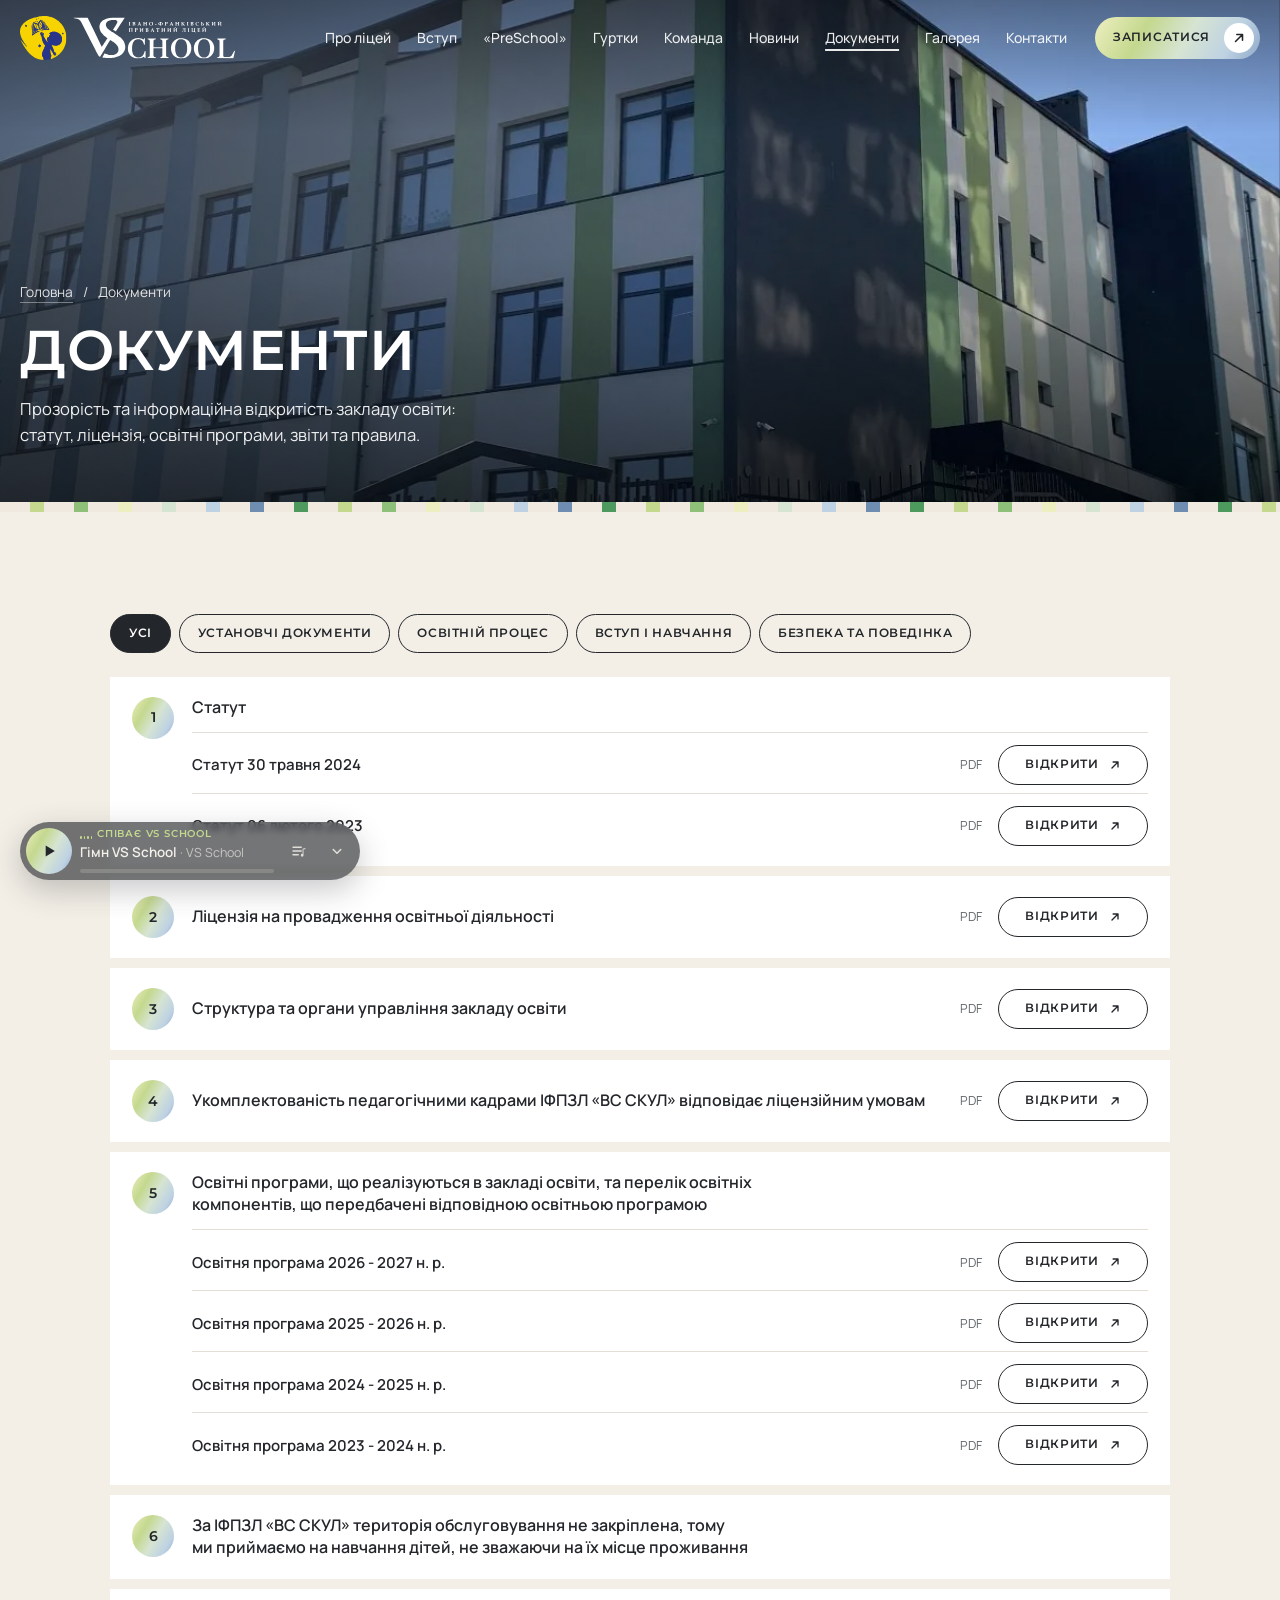
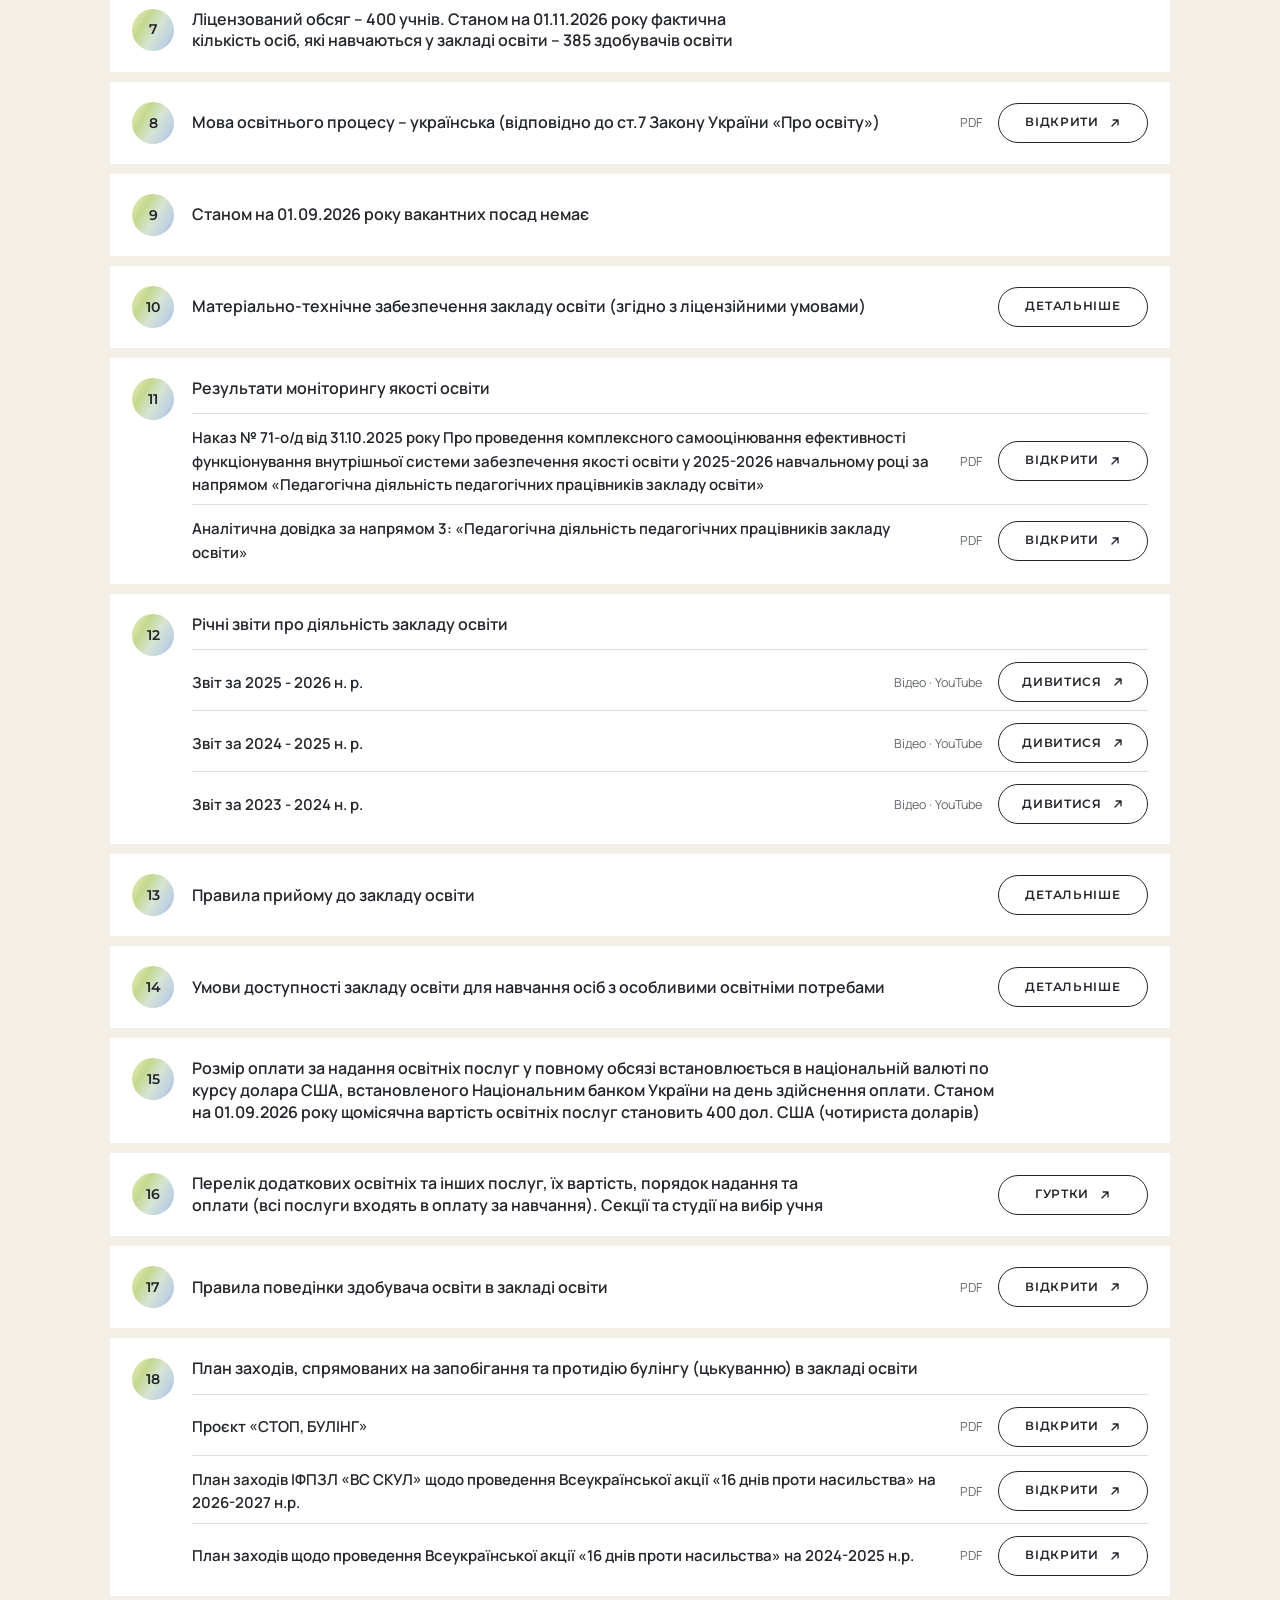
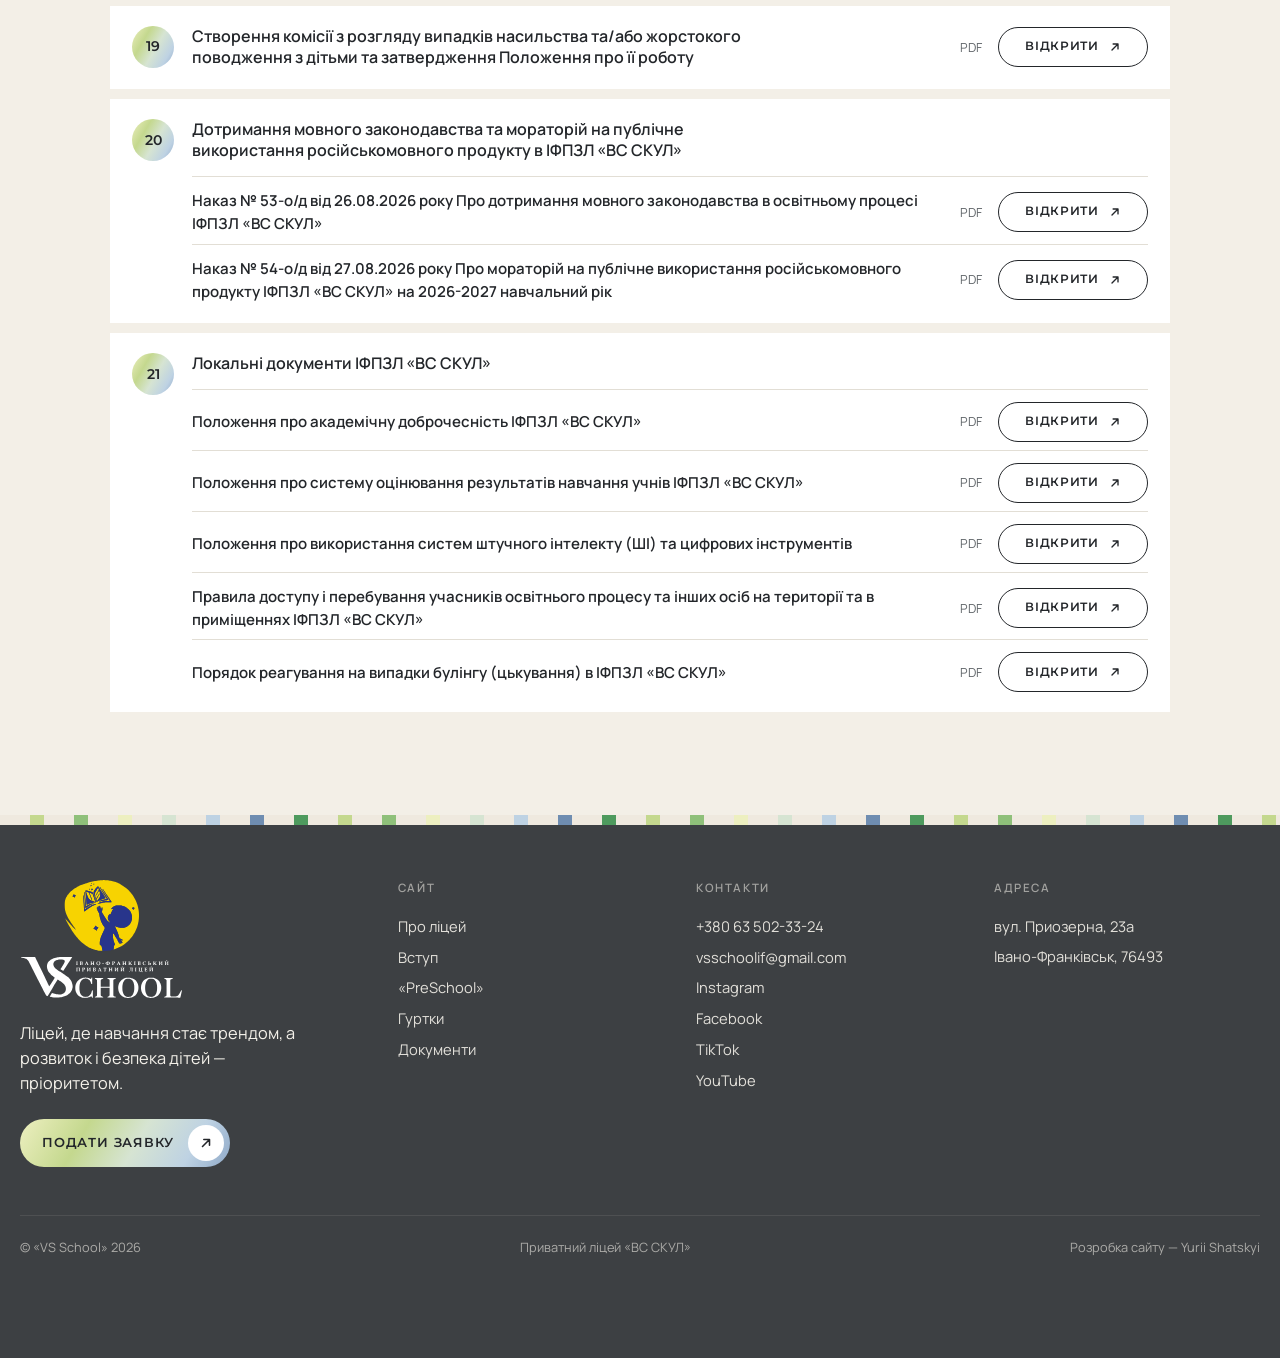
<file: documents.html>
<!doctype html>
<html lang="uk">
<head>
<meta charset="utf-8">
<meta name="viewport" content="width=device-width, initial-scale=1, viewport-fit=cover">
<title>Документи — VS School, приватний ліцей</title>
<meta name="author" content="Yurii Shatskyi">
<meta name="description" content="Прозорість та інформаційна відкритість ліцею VS School: статут, ліцензія, освітні програми, звіти, правила прийому та документи з безпеки.">
<meta property="og:title" content="VS School — приватний ліцей">
<meta property="og:description" content="Приватний ліцей, де навчання є трендом, а розвиток та безпека дітей є нашим пріоритетом.">
<meta property="og:type" content="website">
<meta property="og:site_name" content="VS School">
<meta property="og:locale" content="uk_UA">
<meta property="og:url" content="https://vsschool.com.ua/documents.html">
<meta property="og:image" content="https://vsschool.com.ua/images/hero.jpg">
<link rel="canonical" href="https://vsschool.com.ua/documents.html">
<link rel="icon" href="favicon.ico" sizes="any">
<link rel="icon" type="image/png" sizes="32x32" href="images/logo/favicon-32.png">
<link rel="apple-touch-icon" href="images/logo/apple-touch-icon.png">
<link rel="preload" href="images/hero.webp" as="image" fetchpriority="high">
<link rel="stylesheet" href="vs/site.css?v=202611111017">
<link rel="stylesheet" href="vs/news.css?v=202611050900">
<link rel="stylesheet" href="vs/docs.css?v=202611091711">
<link rel="stylesheet" href="vs/player.css?v=202611050900">
</head>
<body class="page-news page-docs">
<div class="progress" id="progress" aria-hidden="true"></div>

<svg width="0" height="0" style="position:absolute" aria-hidden="true">
  <symbol id="arr" viewBox="0 0 16 16"><path d="M4 12 12 4M5.5 4H12v6.5" fill="none" stroke="currentColor" stroke-width="1.8" stroke-linecap="round" stroke-linejoin="round"/></symbol>
</svg>

<!-- ===================== ШАПКА ===================== -->
<header id="hdr">
  <div class="wrap bar">
    <a class="logo" href="index.html" aria-label="VS School — на головну"><img class="logo-light" src="images/logo/vs-logo-h-light.svg" alt="VS School" width="215" height="44"><img class="logo-dark" src="images/logo/vs-logo-h.svg" alt="" width="215" height="44"></a>
    <nav class="main" aria-label="Головне меню">
      <a href="index.html#about">Про ліцей</a>
      <a href="index.html#vstup">Вступ</a>
      <a href="index.html#preschool">«PreSchool»</a>
      <a href="index.html#circles">Гуртки</a>
      <a href="index.html#team">Команда</a>
      <a href="news.html">Новини</a>
      <a href="documents.html" aria-current="page">Документи</a>
      <a href="index.html#gallery">Галерея</a>
      <a href="index.html#contacts">Контакти</a>
    </nav>
    <a class="pill" href="index.html#contacts">Записатися <i><svg class="arr"><use href="#arr"/></svg></i></a>
    <details class="menu"><summary>Меню</summary>
      <div class="drop">
        <a href="index.html#about">Про ліцей <svg class="arr"><use href="#arr"/></svg></a>
        <a href="index.html#vstup">Вступ <svg class="arr"><use href="#arr"/></svg></a>
        <a href="index.html#preschool">«PreSchool» <svg class="arr"><use href="#arr"/></svg></a>
        <a href="index.html#circles">Гуртки <svg class="arr"><use href="#arr"/></svg></a>
        <a href="index.html#team">Команда <svg class="arr"><use href="#arr"/></svg></a>
        <a href="news.html">Новини <svg class="arr"><use href="#arr"/></svg></a>
        <a href="documents.html" aria-current="page">Документи <svg class="arr"><use href="#arr"/></svg></a>
        <a href="index.html#gallery">Галерея <svg class="arr"><use href="#arr"/></svg></a>
        <a href="index.html#contacts">Контакти <svg class="arr"><use href="#arr"/></svg></a>
        <a class="pill" href="index.html#contacts">Записатися <i><svg class="arr"><use href="#arr"/></svg></i></a>
      </div>
    </details>
  </div>
</header>

<main id="top">

<!-- ===================== ЗАГОЛОВОК СТОРІНКИ ===================== -->
<section class="hero hero-page">
  <img src="images/hero.webp" alt="" fetchpriority="high">
  <div class="wrap">
    <nav class="crumbs" aria-label="Навігація"><a href="index.html">Головна</a><span>/</span>Документи</nav>
    <h1>Документи</h1>
    <div class="hero-row">
      <p>Прозорість та інформаційна відкритість закладу освіти: статут, ліцензія, освітні програми, звіти та правила.</p>
    </div>
  </div>
</section>

<!-- ===================== ДОКУМЕНТИ ===================== -->
<section class="beige" id="docs">
  <div class="wrap docs-wrap docs-one">
    <div class="docs-list">
      <div class="filters docs-filters" role="group" aria-label="Розділи документів"><button type="button" data-s="all" aria-pressed="true">Усі</button><button type="button" data-s="zasnovnytski" aria-pressed="false">Установчі документи</button><button type="button" data-s="osvita" aria-pressed="false">Освітній процес</button><button type="button" data-s="vstup" aria-pressed="false">Вступ і навчання</button><button type="button" data-s="bezpeka" aria-pressed="false">Безпека та поведінка</button></div>
      <ol class="docs" id="docs-list"><li id="doc-1" data-s="zasnovnytski" class="doc doc-multi"><span class="doc-n">1</span><div class="doc-main"><h3>Статут</h3><ul class="doc-vers"><li><span>Статут 30 травня 2024</span><small>PDF</small><a class="doc-btn" href="documents.html?doc=regulations2" data-doc="regulations2" data-pages="37" data-title="Статут 30 травня 2024">Відкрити <svg class="arr"><use href="#arr"/></svg></a></li><li><span>Статут 06 лютого 2023</span><small>PDF</small><a class="doc-btn" href="documents.html?doc=regulations" data-doc="regulations" data-pages="35" data-title="Статут 06 лютого 2023">Відкрити <svg class="arr"><use href="#arr"/></svg></a></li></ul></div></li><li id="doc-2" data-s="zasnovnytski" class="doc"><span class="doc-n">2</span><div class="doc-main"><h3>Ліцензія на провадження освітньої діяльності</h3></div><div class="doc-act"><small>PDF</small><a class="doc-btn" href="documents.html?doc=license" data-doc="license" data-pages="1" data-title="Ліцензія на провадження освітньої діяльності">Відкрити <svg class="arr"><use href="#arr"/></svg></a></div></li><li id="doc-3" data-s="zasnovnytski" class="doc"><span class="doc-n">3</span><div class="doc-main"><h3>Структура та органи управління закладу освіти</h3></div><div class="doc-act"><small>PDF</small><a class="doc-btn" href="documents.html?doc=structure" data-doc="structure" data-pages="1" data-title="Структура та органи управління закладу освіти">Відкрити <svg class="arr"><use href="#arr"/></svg></a></div></li><li id="doc-4" data-s="zasnovnytski" class="doc"><span class="doc-n">4</span><div class="doc-main"><h3>Укомплектованість педагогічними кадрами ІФПЗЛ «ВС СКУЛ» відповідає ліцензійним умовам</h3></div><div class="doc-act"><small>PDF</small><a class="doc-btn" href="documents.html?doc=diagrama" data-doc="diagrama" data-pages="1" data-title="Укомплектованість педагогічними кадрами ІФПЗЛ «ВС СКУЛ» відповідає ліцензійним умовам">Відкрити <svg class="arr"><use href="#arr"/></svg></a></div></li><li id="doc-5" data-s="osvita" class="doc doc-multi"><span class="doc-n">5</span><div class="doc-main"><h3>Освітні програми, що реалізуються в закладі освіти, та перелік освітніх компонентів, що передбачені відповідною освітньою програмою</h3><ul class="doc-vers"><li><span>Освітня програма 2026 - 2027 н. р.</span><small>PDF</small><a class="doc-btn" href="documents.html?doc=edu-program26" data-doc="edu-program26" data-pages="53" data-title="Освітня програма 2026 - 2027 н. р.">Відкрити <svg class="arr"><use href="#arr"/></svg></a></li><li><span>Освітня програма 2025 - 2026 н. р.</span><small>PDF</small><a class="doc-btn" href="documents.html?doc=edu-program25" data-doc="edu-program25" data-pages="60" data-title="Освітня програма 2025 - 2026 н. р.">Відкрити <svg class="arr"><use href="#arr"/></svg></a></li><li><span>Освітня програма 2024 - 2025 н. р.</span><small>PDF</small><a class="doc-btn" href="documents.html?doc=edu-program24" data-doc="edu-program24" data-pages="56" data-title="Освітня програма 2024 - 2025 н. р.">Відкрити <svg class="arr"><use href="#arr"/></svg></a></li><li><span>Освітня програма 2023 - 2024 н. р.</span><small>PDF</small><a class="doc-btn" href="documents.html?doc=edu-program23" data-doc="edu-program23" data-pages="45" data-title="Освітня програма 2023 - 2024 н. р.">Відкрити <svg class="arr"><use href="#arr"/></svg></a></li></ul></div></li><li id="doc-6" data-s="vstup" class="doc doc-text"><span class="doc-n">6</span><div class="doc-main"><h3>За ІФПЗЛ «ВС СКУЛ» територія обслуговування не закріплена, тому ми приймаємо на навчання дітей, не зважаючи на їх місце проживання</h3></div></li><li id="doc-7" data-s="vstup" class="doc doc-text"><span class="doc-n">7</span><div class="doc-main"><h3>Ліцензований обсяг – 400 учнів. Станом на 01.11.2026 року фактична кількість осіб, які навчаються у закладі освіти – 385 здобувачів освіти</h3></div></li><li id="doc-8" data-s="osvita" class="doc"><span class="doc-n">8</span><div class="doc-main"><h3>Мова освітнього процесу – українська (відповідно до ст.7 Закону України «Про освіту»)</h3></div><div class="doc-act"><small>PDF</small><a class="doc-btn" href="documents.html?doc=lang" data-doc="lang" data-pages="1" data-title="Мова освітнього процесу – українська (відповідно до ст.7 Закону України «Про освіту»)">Відкрити <svg class="arr"><use href="#arr"/></svg></a></div></li><li id="doc-9" data-s="vstup" class="doc doc-text"><span class="doc-n">9</span><div class="doc-main"><h3>Станом на 01.09.2026 року вакантних посад немає</h3></div></li><li id="doc-10" data-s="osvita" class="doc doc-text"><span class="doc-n">10</span><details class="doc-main"><summary><h3>Матеріально-технічне забезпечення закладу освіти (згідно з ліцензійними умовами)</h3><span class="doc-more">Детальніше</span></summary><div class="doc-body"><p>У ліцеї функціонують 28 навчальних кабінетів, спортивна зала, комп’ютерний клас, актова зала, їдальня на 120 місць, спортивний та ігрові майданчики.</p><p>Для учнів обладнано місця для занять на свіжому повітрі у внутрішньому дворі та на даху ліцею. Укриття обладнане відповідно до методичних рекомендацій ДСНС. У навчальних кабінетах є інтернет, у ліцеї — Wi‑Fi.</p><ul class="doc-facts"><li><b>15</b>інтерактивних дощок</li><li><b>56</b>ноутбуків</li><li><b>12</b>телевізорів</li><li><b>26</b>проєкторів</li><li><b>3</b>ламінатори</li><li><b>11</b>принтерів</li></ul></div></details></li><li id="doc-11" data-s="osvita" class="doc doc-multi"><span class="doc-n">11</span><div class="doc-main"><h3>Результати моніторингу якості освіти</h3><ul class="doc-vers"><li><span>Наказ № 71-о/д від 31.10.2025 року Про проведення комплексного самооцінювання ефективності функціонування внутрішньої системи забезпечення якості освіти у 2025-2026 навчальному році за напрямом «Педагогічна діяльність педагогічних працівників закладу освіти»</span><small>PDF</small><a class="doc-btn" href="documents.html?doc=monitoring" data-doc="monitoring" data-pages="5" data-title="Наказ № 71-о/д від 31.10.2025 року Про проведення комплексного самооцінювання ефективності функціонування внутрішньої системи забезпечення якості освіти у 2025-2026 навчальному році за напрямом «Педагогічна діяльність педагогічних працівників закладу освіти»">Відкрити <svg class="arr"><use href="#arr"/></svg></a></li><li><span>Аналітична довідка за напрямом 3: «Педагогічна діяльність педагогічних працівників закладу освіти»</span><small>PDF</small><a class="doc-btn" href="documents.html?doc=monitoring-report" data-doc="monitoring-report" data-pages="8" data-title="Аналітична довідка за напрямом 3: «Педагогічна діяльність педагогічних працівників закладу освіти»">Відкрити <svg class="arr"><use href="#arr"/></svg></a></li></ul></div></li><li id="doc-12" data-s="osvita" class="doc doc-multi"><span class="doc-n">12</span><div class="doc-main"><h3>Річні звіти про діяльність закладу освіти</h3><ul class="doc-vers"><li><span>Звіт за 2025 - 2026 н. р.</span><small>Відео · YouTube</small><a class="doc-btn" href="https://www.youtube.com/watch?v=ZAOlMgdqpDA" target="_blank" rel="noopener">Дивитися <svg class="arr"><use href="#arr"/></svg></a></li><li><span>Звіт за 2024 - 2025 н. р.</span><small>Відео · YouTube</small><a class="doc-btn" href="https://www.youtube.com/watch?v=IbwNPKFG1Zc" target="_blank" rel="noopener">Дивитися <svg class="arr"><use href="#arr"/></svg></a></li><li><span>Звіт за 2023 - 2024 н. р.</span><small>Відео · YouTube</small><a class="doc-btn" href="https://www.youtube.com/watch?v=K1FlVWYhfPE" target="_blank" rel="noopener">Дивитися <svg class="arr"><use href="#arr"/></svg></a></li></ul></div></li><li id="doc-13" data-s="vstup" class="doc doc-text"><span class="doc-n">13</span><details class="doc-main"><summary><h3>Правила прийому до закладу освіти</h3><span class="doc-more">Детальніше</span></summary><div class="doc-body"><ol class="doc-steps"><li><b>Подача заявки.</b> Заповніть заявку на сайті — адміністратор вам зателефонує.</li><li><b>Зустріч з дитиною та батьками.</b> Екскурсія ліцеєм з адміністрацією, співбесіда з дитиною.</li><li><b>Пробний день.</b> Дитина знайомиться з вчителями та класом. Це знижує стрес перед першим днем. Педагоги, практичний психолог спостерігають за дитиною, прослідковують рівень знань дитини.</li><li><b>Підписання договору.</b> Ви підписуєте договір зі школою та подаєте документи для вступу.</li></ol><p><a class="link" href="index.html#contacts">Подати заявку <svg class="arr"><use href="#arr"/></svg></a></p></div></details></li><li id="doc-14" data-s="vstup" class="doc doc-text"><span class="doc-n">14</span><details class="doc-main"><summary><h3>Умови доступності закладу освіти для навчання осіб з особливими освітніми потребами</h3><span class="doc-more">Детальніше</span></summary><div class="doc-body"><p>Відповідно до Ліцензійних умов провадження освітньої діяльності (постанова Кабінету Міністрів України від 30 грудня 2015 року № 1187) будівлі та приміщення ІФПЗЛ «ВС СКУЛ» забезпечені безперешкодним доступом для дітей з інвалідністю та інших маломобільних груп населення згідно з державними будівельними нормами України.</p></div></details></li><li id="doc-15" data-s="vstup" class="doc doc-text"><span class="doc-n">15</span><div class="doc-main"><h3>Розмір оплати за надання освітніх послуг у повному обсязі встановлюється в національній валюті по курсу долара США, встановленого Національним банком України на день здійснення оплати. Станом на 01.09.2026 року щомісячна вартість освітніх послуг становить 400 дол. США (чотириста доларів)</h3></div></li><li id="doc-16" data-s="vstup" class="doc"><span class="doc-n">16</span><div class="doc-main"><h3>Перелік додаткових освітніх та інших послуг, їх вартість, порядок надання та оплати (всі послуги входять в оплату за навчання). Секції та студії на вибір учня</h3></div><div class="doc-act"><a class="doc-btn" href="index.html#circles">Гуртки <svg class="arr"><use href="#arr"/></svg></a></div></li><li id="doc-17" data-s="bezpeka" class="doc"><span class="doc-n">17</span><div class="doc-main"><h3>Правила поведінки здобувача освіти в закладі освіти</h3></div><div class="doc-act"><small>PDF</small><a class="doc-btn" href="documents.html?doc=codex" data-doc="codex" data-pages="3" data-title="Правила поведінки здобувача освіти в закладі освіти">Відкрити <svg class="arr"><use href="#arr"/></svg></a></div></li><li id="doc-18" data-s="bezpeka" class="doc doc-multi"><span class="doc-n">18</span><div class="doc-main"><h3>План заходів, спрямованих на запобігання та протидію булінгу (цькуванню) в закладі освіти</h3><ul class="doc-vers"><li><span>Проєкт «СТОП, БУЛІНГ»</span><small>PDF</small><a class="doc-btn" href="documents.html?doc=stop-bulling" data-doc="stop-bulling" data-pages="8" data-title="Проєкт «СТОП, БУЛІНГ»">Відкрити <svg class="arr"><use href="#arr"/></svg></a></li><li><span>План заходів ІФПЗЛ «ВС СКУЛ» щодо проведення Всеукраїнської акції «16 днів проти насильства» на 2026-2027 н.р.</span><small>PDF</small><a class="doc-btn" href="documents.html?doc=days16-2026" data-doc="days16-2026" data-pages="4" data-title="План заходів ІФПЗЛ «ВС СКУЛ» щодо проведення Всеукраїнської акції «16 днів проти насильства» на 2026-2027 н.р.">Відкрити <svg class="arr"><use href="#arr"/></svg></a></li><li><span>План заходів щодо проведення Всеукраїнської акції «16 днів проти насильства» на 2024-2025 н.р.</span><small>PDF</small><a class="doc-btn" href="documents.html?doc=bulling" data-doc="bulling" data-pages="5" data-title="План заходів щодо проведення Всеукраїнської акції «16 днів проти насильства» на 2024-2025 н.р.">Відкрити <svg class="arr"><use href="#arr"/></svg></a></li></ul></div></li><li id="doc-19" data-s="bezpeka" class="doc"><span class="doc-n">19</span><div class="doc-main"><h3>Створення комісії з розгляду випадків насильства та/або жорстокого поводження з дітьми та затвердження Положення про її роботу</h3></div><div class="doc-act"><small>PDF</small><a class="doc-btn" href="documents.html?doc=violence-commission" data-doc="violence-commission" data-pages="9" data-title="Створення комісії з розгляду випадків насильства та/або жорстокого поводження з дітьми та затвердження Положення про її роботу">Відкрити <svg class="arr"><use href="#arr"/></svg></a></div></li><li id="doc-20" data-s="bezpeka" class="doc doc-multi"><span class="doc-n">20</span><div class="doc-main"><h3>Дотримання мовного законодавства та мораторій на публічне використання російськомовного продукту в ІФПЗЛ «ВС СКУЛ»</h3><ul class="doc-vers"><li><span>Наказ № 53-о/д від 26.08.2026 року Про дотримання мовного законодавства в освітньому процесі ІФПЗЛ «ВС СКУЛ»</span><small>PDF</small><a class="doc-btn" href="documents.html?doc=lang-order-53" data-doc="lang-order-53" data-pages="3" data-title="Наказ № 53-о/д від 26.08.2026 року Про дотримання мовного законодавства в освітньому процесі ІФПЗЛ «ВС СКУЛ»">Відкрити <svg class="arr"><use href="#arr"/></svg></a></li><li><span>Наказ № 54-о/д від 27.08.2026 року Про мораторій на публічне використання російськомовного продукту ІФПЗЛ «ВС СКУЛ» на 2026-2027 навчальний рік</span><small>PDF</small><a class="doc-btn" href="documents.html?doc=lang-order-54" data-doc="lang-order-54" data-pages="2" data-title="Наказ № 54-о/д від 27.08.2026 року Про мораторій на публічне використання російськомовного продукту ІФПЗЛ «ВС СКУЛ» на 2026-2027 навчальний рік">Відкрити <svg class="arr"><use href="#arr"/></svg></a></li></ul></div></li><li id="doc-21" data-s="zasnovnytski" class="doc doc-multi"><span class="doc-n">21</span><div class="doc-main"><h3>Локальні документи ІФПЗЛ «ВС СКУЛ»</h3><ul class="doc-vers"><li><span>Положення про академічну доброчесність ІФПЗЛ «ВС СКУЛ»</span><small>PDF</small><a class="doc-btn" href="documents.html?doc=academic-integrity" data-doc="academic-integrity" data-pages="14" data-title="Положення про академічну доброчесність ІФПЗЛ «ВС СКУЛ»">Відкрити <svg class="arr"><use href="#arr"/></svg></a></li><li><span>Положення про систему оцінювання результатів навчання учнів ІФПЗЛ «ВС СКУЛ»</span><small>PDF</small><a class="doc-btn" href="documents.html?doc=assessment" data-doc="assessment" data-pages="9" data-title="Положення про систему оцінювання результатів навчання учнів ІФПЗЛ «ВС СКУЛ»">Відкрити <svg class="arr"><use href="#arr"/></svg></a></li><li><span>Положення про використання систем штучного інтелекту (ШІ) та цифрових інструментів</span><small>PDF</small><a class="doc-btn" href="documents.html?doc=ai-policy" data-doc="ai-policy" data-pages="12" data-title="Положення про використання систем штучного інтелекту (ШІ) та цифрових інструментів">Відкрити <svg class="arr"><use href="#arr"/></svg></a></li><li><span>Правила доступу і перебування учасників освітнього процесу та інших осіб на території та в приміщеннях ІФПЗЛ «ВС СКУЛ»</span><small>PDF</small><a class="doc-btn" href="documents.html?doc=access-rules" data-doc="access-rules" data-pages="5" data-title="Правила доступу і перебування учасників освітнього процесу та інших осіб на території та в приміщеннях ІФПЗЛ «ВС СКУЛ»">Відкрити <svg class="arr"><use href="#arr"/></svg></a></li><li><span>Порядок реагування на випадки булінгу (цькування) в ІФПЗЛ «ВС СКУЛ»</span><small>PDF</small><a class="doc-btn" href="documents.html?doc=bulling-procedure" data-doc="bulling-procedure" data-pages="6" data-title="Порядок реагування на випадки булінгу (цькування) в ІФПЗЛ «ВС СКУЛ»">Відкрити <svg class="arr"><use href="#arr"/></svg></a></li></ul></div></li></ol>
    </div>
  </div>
</section>

</main>

<!-- ===================== ФУТЕР ===================== -->
<footer>
  <div class="wrap">
    <div class="f-top">
      <div class="f-brand">
        <img src="images/logo/vs-logo-light.svg" alt="VS School — Івано-Франківський приватний ліцей" width="164" height="120">
        <p>Ліцей, де навчання стає трендом, а розвиток і безпека дітей — пріоритетом.</p>
        <a class="pill" href="index.html#contacts">Подати заявку <i><svg class="arr"><use href="#arr"/></svg></i></a>
      </div>
      <div class="f-col"><h4>Сайт</h4><a href="index.html#about">Про ліцей</a><a href="index.html#vstup">Вступ</a><a href="index.html#preschool">«PreSchool»</a><a href="index.html#circles">Гуртки</a><a href="documents.html">Документи</a></div>
      <div class="f-col"><h4>Контакти</h4><a href="tel:+380635023324">+380 63 502-33-24</a><a href="mailto:vsschoolif@gmail.com">vsschoolif@gmail.com</a><a href="https://www.instagram.com/vs.school.if/" target="_blank" rel="noopener">Instagram</a><a href="https://www.facebook.com/people/%D0%86%D0%B2%D0%B0%D0%BD%D0%BE-%D0%A4%D1%80%D0%B0%D0%BD%D0%BA%D1%96%D0%B2%D1%81%D1%8C%D0%BA%D0%B8%D0%B9-%D0%BF%D1%80%D0%B8%D0%B2%D0%B0%D1%82%D0%BD%D0%B8%D0%B9-%D0%B7%D0%B0%D0%BA%D0%BB%D0%B0%D0%B4-%D0%BB%D1%96%D1%86%D0%B5%D0%B9-%D0%92%D0%A1-%D0%A1%D0%9A%D0%A3%D0%9B/100095464722241/" target="_blank" rel="noopener">Facebook</a><a href="https://www.tiktok.com/@vs.school.if" target="_blank" rel="noopener">TikTok</a><a href="https://www.youtube.com/@vs.school" target="_blank" rel="noopener">YouTube</a></div>
      <div class="f-col"><h4>Адреса</h4><a class="f-addr" href="https://maps.google.com/?q=вулиця+Приозерна+23а+Івано-Франківськ" target="_blank" rel="noopener">вул. Приозерна, 23а<br>Івано-Франківськ, 76493</a></div>
    </div>
    <div class="f-bot"><span>© «VS School» <span id="year">2026</span></span><span>Приватний ліцей «ВС СКУЛ»</span><span>Розробка сайту — Yurii Shatskyi</span></div>
  </div>
</footer>

<!-- ===================== КНОПКА «ВГОРУ» І ПАНЕЛЬ ДЗВІНКА ===================== -->
<a class="to-top" href="#top" id="toTop" aria-label="Нагору"><svg class="arr" style="transform:rotate(-45deg)"><use href="#arr"/></svg></a>
<div class="mobile-cta" id="mcta">
  <a href="tel:+380635023324">Подзвонити</a>
  <a class="go" href="index.html#contacts">Записатися</a>
</div>

<!-- ===================== АУДІОПЛЕЄР ===================== -->
<div class="player" id="player" role="region" aria-label="Плеєр «Співає VS School»" hidden>
  <div class="pl-panel" id="plPanel" hidden>
    <div class="pl-head">
      <b>Співає VS School</b>
      <button type="button" class="pl-btn pl-prev " aria-label="Попередня пісня"><svg viewBox="0 0 24 24" aria-hidden="true"><path d="M6 5h2v14H6zM20 5v14L9 12z" fill="currentColor"/></svg></button>
      <button type="button" class="pl-btn pl-next " aria-label="Наступна пісня"><svg viewBox="0 0 24 24" aria-hidden="true"><path d="M16 5h2v14h-2zM4 5v14l11-7z" fill="currentColor"/></svg></button>
      <button type="button" class="pl-btn pl-mode" aria-label="Режим: підряд. Перемкнути на вперемішку">
      <svg class="i-shuffle" viewBox="0 0 24 24" aria-hidden="true"><path d="M4 7h3.5c2 0 3.2.9 4.3 2.6l2.4 4.8c1.1 1.7 2.3 2.6 4.3 2.6H20M4 17h3.5c1.4 0 2.4-.4 3.3-1.3M14.2 8.3c.9-.9 1.9-1.3 3.3-1.3H20M17.5 4.5 20 7l-2.5 2.5M17.5 14.5 20 17l-2.5 2.5" fill="none" stroke="currentColor" stroke-width="1.8" stroke-linecap="round" stroke-linejoin="round"/></svg>
      <svg class="i-order" viewBox="0 0 24 24" aria-hidden="true"><path d="M4 8h15M4 16h15M16.5 5.5 19 8l-2.5 2.5M16.5 13.5 19 16l-2.5 2.5" fill="none" stroke="currentColor" stroke-width="1.8" stroke-linecap="round" stroke-linejoin="round"/></svg>
      </button>
    </div>
    <ol class="pl-list" id="plList" data-lenis-prevent></ol>
  </div>
  <button type="button" class="pl-play" id="plPlay" aria-label="Увімкнути музику">
    <svg class="i-play" viewBox="0 0 24 24" aria-hidden="true"><path d="M8 5.5v13l11-6.5z" fill="currentColor"/></svg>
    <svg class="i-pause" viewBox="0 0 24 24" aria-hidden="true"><path d="M7 5h3.5v14H7zM13.5 5H17v14h-3.5z" fill="currentColor"/></svg>
  </button>
  <div class="pl-body">
    <div class="pl-brand"><span class="pl-eq" aria-hidden="true"><i></i><i></i><i></i><i></i></span>Співає VS School</div>
    <div class="pl-top">
      <span class="pl-title" id="plTitle">Музика ліцею</span>
      <span class="pl-time" id="plTime">0:00</span>
    </div>
    <div class="pl-bar" id="plBar" role="slider" tabindex="0" aria-label="Перемотування" aria-valuemin="0" aria-valuemax="100" aria-valuenow="0"><i id="plFill"></i></div>
  </div>
  <button type="button" class="pl-btn pl-listbtn" id="plListBtn" aria-label="Показати список пісень" aria-expanded="false" aria-controls="plPanel"><svg viewBox="0 0 24 24" aria-hidden="true"><path d="M4 7h11M4 12h11M4 17h7" fill="none" stroke="currentColor" stroke-width="1.8" stroke-linecap="round"/><path d="M18 9.5v8.2a1.8 1.8 0 1 1-1.2-1.7V9l3.7-1v1.6z" fill="currentColor"/></svg></button>
  <button type="button" class="pl-btn pl-min" id="plMin" aria-label="Згорнути плеєр" aria-expanded="true"><svg viewBox="0 0 24 24" aria-hidden="true"><path d="M7 10l5 5 5-5" fill="none" stroke="currentColor" stroke-width="2" stroke-linecap="round" stroke-linejoin="round"/></svg></button>
  <audio id="plAudio" preload="metadata"></audio>
</div>

<script src="vs/lib/aos.js"></script>
<script src="vs/content.js?v=202611110736"></script>
<script src="vs/lib/lenis.min.js"></script>
<script src="vs/player.js?v=202611110805"></script>
<script src="vs/nav.js?v=202611091820"></script>
<script src="vs/effects.js?v=202611110805"></script>
<script src="vs/interactive.js?v=202611101708"></script>
<script src="vs/docs.js?v=202611091711"></script>
<script src="vs/viewer.js?v=202611060857"></script>
<script src="vs/app.js?v=202611060652"></script>
</body>
</html>
</file>
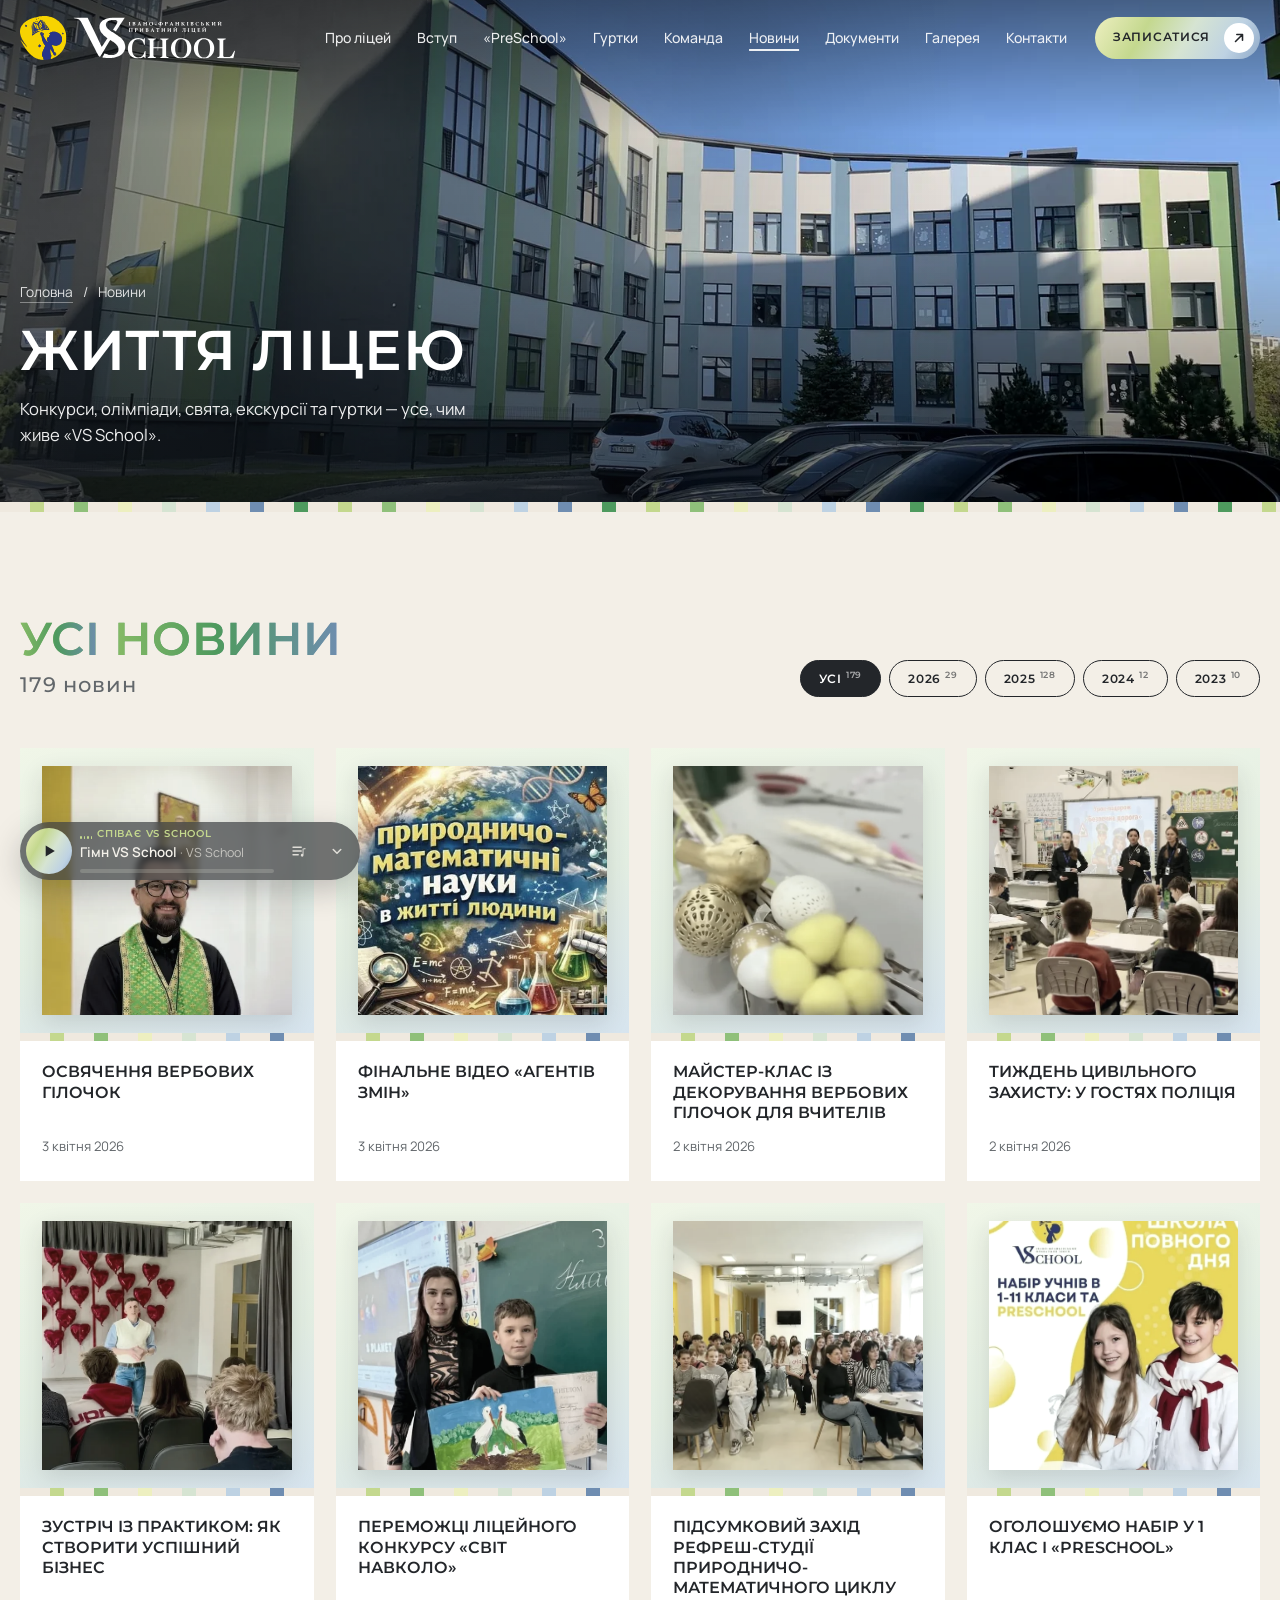
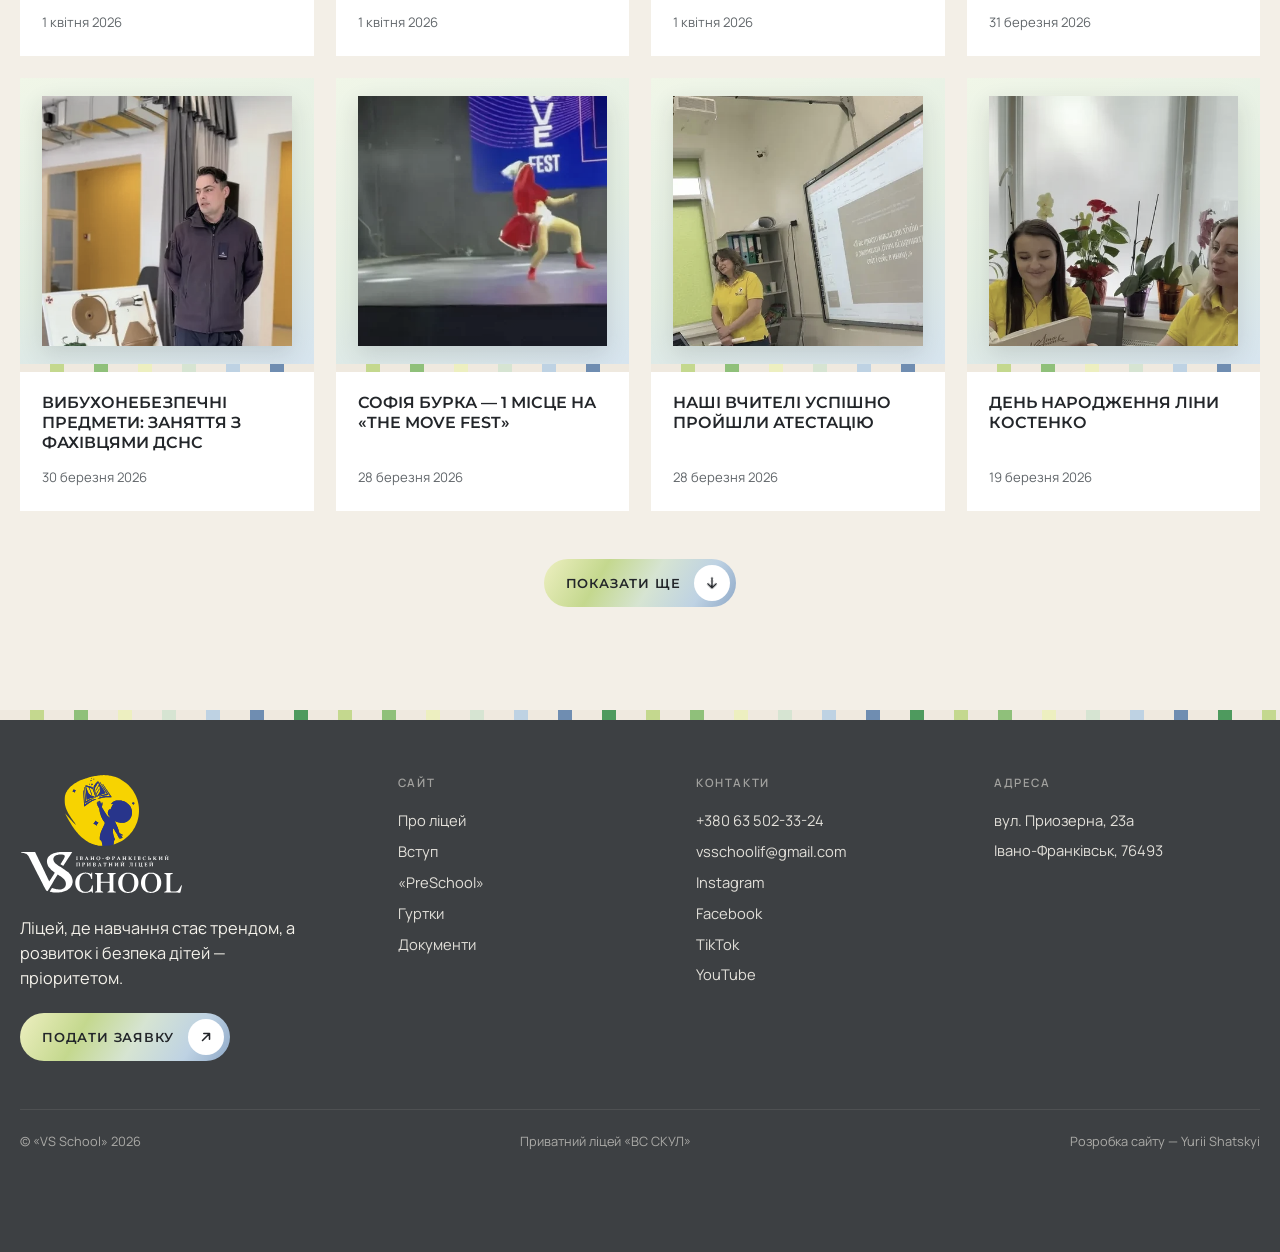
<file: news.html>
<!doctype html>
<html lang="uk">
<head>
<meta charset="utf-8">
<meta name="viewport" content="width=device-width, initial-scale=1, viewport-fit=cover">
<title>Новини — VS School, приватний ліцей</title>
<meta name="author" content="Yurii Shatskyi">
<meta name="description" content="Новини ліцею VS School в Івано-Франківську: конкурси, олімпіади, свята, екскурсії та життя гуртків.">
<meta property="og:title" content="VS School — приватний ліцей">
<meta property="og:description" content="Приватний ліцей, де навчання є трендом, а розвиток та безпека дітей є нашим пріоритетом.">
<meta property="og:type" content="website">
<meta property="og:site_name" content="VS School">
<meta property="og:locale" content="uk_UA">
<meta property="og:url" content="https://vsschool.com.ua/news.html">
<meta property="og:image" content="https://vsschool.com.ua/images/hero.jpg">
<link rel="canonical" href="https://vsschool.com.ua/news.html">
<link rel="icon" href="favicon.ico" sizes="any">
<link rel="icon" type="image/png" sizes="32x32" href="images/logo/favicon-32.png">
<link rel="apple-touch-icon" href="images/logo/apple-touch-icon.png">
<link rel="preload" href="images/news-hero.webp" as="image" fetchpriority="high">
<link rel="stylesheet" href="vs/site.css?v=202611111017">
<link rel="stylesheet" href="vs/news.css?v=202611050900">
<link rel="stylesheet" href="vs/player.css?v=202611050900">
</head>
<body class="page-news">
<div class="progress" id="progress" aria-hidden="true"></div>

<svg width="0" height="0" style="position:absolute" aria-hidden="true">
  <symbol id="arr" viewBox="0 0 16 16"><path d="M4 12 12 4M5.5 4H12v6.5" fill="none" stroke="currentColor" stroke-width="1.8" stroke-linecap="round" stroke-linejoin="round"/></symbol>
</svg>

<!-- ===================== ШАПКА ===================== -->
<header id="hdr">
  <div class="wrap bar">
    <a class="logo" href="index.html" aria-label="VS School — на головну"><img class="logo-light" src="images/logo/vs-logo-h-light.svg" alt="VS School" width="215" height="44"><img class="logo-dark" src="images/logo/vs-logo-h.svg" alt="" width="215" height="44"></a>
    <nav class="main" aria-label="Головне меню">
      <a href="index.html#about">Про ліцей</a>
      <a href="index.html#vstup">Вступ</a>
      <a href="index.html#preschool">«PreSchool»</a>
      <a href="index.html#circles">Гуртки</a>
      <a href="index.html#team">Команда</a>
      <a href="news.html" aria-current="page">Новини</a>
      <a href="documents.html">Документи</a>
      <a href="index.html#gallery">Галерея</a>
      <a href="index.html#contacts">Контакти</a>
    </nav>
    <a class="pill" href="index.html#contacts">Записатися <i><svg class="arr"><use href="#arr"/></svg></i></a>
    <details class="menu"><summary>Меню</summary>
      <div class="drop">
        <a href="index.html#about">Про ліцей <svg class="arr"><use href="#arr"/></svg></a>
        <a href="index.html#vstup">Вступ <svg class="arr"><use href="#arr"/></svg></a>
        <a href="index.html#preschool">«PreSchool» <svg class="arr"><use href="#arr"/></svg></a>
        <a href="index.html#circles">Гуртки <svg class="arr"><use href="#arr"/></svg></a>
        <a href="index.html#team">Команда <svg class="arr"><use href="#arr"/></svg></a>
        <a href="news.html" aria-current="page">Новини <svg class="arr"><use href="#arr"/></svg></a>
        <a href="documents.html">Документи <svg class="arr"><use href="#arr"/></svg></a>
        <a href="index.html#gallery">Галерея <svg class="arr"><use href="#arr"/></svg></a>
        <a href="index.html#contacts">Контакти <svg class="arr"><use href="#arr"/></svg></a>
        <a class="pill" href="index.html#contacts">Записатися <i><svg class="arr"><use href="#arr"/></svg></i></a>
      </div>
    </details>
  </div>
</header>

<main id="top">

<!-- ===================== ЗАГОЛОВОК СТОРІНКИ ===================== -->
<section class="hero hero-page">
  <img src="images/news-hero.webp" alt="" fetchpriority="high">
  <div class="wrap">
    <nav class="crumbs" aria-label="Навігація"><a href="index.html">Головна</a><span>/</span>Новини</nav>
    <h1>Життя ліцею</h1>
    <div class="hero-row">
      <p>Конкурси, олімпіади, свята, екскурсії та гуртки — усе, чим живе «VS School».</p>
    </div>
  </div>
</section>

<!-- ===================== УСІ НОВИНИ ===================== -->
<section class="beige" id="news">
  <div class="wrap">
    <div class="sec-head">
      <h2><span class="grad">Усі новини</span><span id="news-count"></span></h2>
      <div class="years" id="years" role="group" aria-label="Фільтр за роком"></div>
    </div>
    <div class="news-grid" id="news-grid"></div>
    <div class="more-row"><button type="button" class="pill" id="news-more">Показати ще <i><svg class="arr" style="transform:rotate(135deg)"><use href="#arr"/></svg></i></button></div>
  </div>
</section>

</main>

<!-- ===================== ФУТЕР ===================== -->
<footer>
  <div class="wrap">
    <div class="f-top">
      <div class="f-brand">
        <img src="images/logo/vs-logo-light.svg" alt="VS School — Івано-Франківський приватний ліцей" width="164" height="120">
        <p>Ліцей, де навчання стає трендом, а розвиток і безпека дітей — пріоритетом.</p>
        <a class="pill" href="index.html#contacts">Подати заявку <i><svg class="arr"><use href="#arr"/></svg></i></a>
      </div>
      <div class="f-col"><h4>Сайт</h4><a href="index.html#about">Про ліцей</a><a href="index.html#vstup">Вступ</a><a href="index.html#preschool">«PreSchool»</a><a href="index.html#circles">Гуртки</a><a href="documents.html">Документи</a></div>
      <div class="f-col"><h4>Контакти</h4><a href="tel:+380635023324">+380 63 502-33-24</a><a href="mailto:vsschoolif@gmail.com">vsschoolif@gmail.com</a><a href="https://www.instagram.com/vs.school.if/" target="_blank" rel="noopener">Instagram</a><a href="https://www.facebook.com/people/%D0%86%D0%B2%D0%B0%D0%BD%D0%BE-%D0%A4%D1%80%D0%B0%D0%BD%D0%BA%D1%96%D0%B2%D1%81%D1%8C%D0%BA%D0%B8%D0%B9-%D0%BF%D1%80%D0%B8%D0%B2%D0%B0%D1%82%D0%BD%D0%B8%D0%B9-%D0%B7%D0%B0%D0%BA%D0%BB%D0%B0%D0%B4-%D0%BB%D1%96%D1%86%D0%B5%D0%B9-%D0%92%D0%A1-%D0%A1%D0%9A%D0%A3%D0%9B/100095464722241/" target="_blank" rel="noopener">Facebook</a><a href="https://www.tiktok.com/@vs.school.if" target="_blank" rel="noopener">TikTok</a><a href="https://www.youtube.com/@vs.school" target="_blank" rel="noopener">YouTube</a></div>
      <div class="f-col"><h4>Адреса</h4><a class="f-addr" href="https://maps.google.com/?q=вулиця+Приозерна+23а+Івано-Франківськ" target="_blank" rel="noopener">вул. Приозерна, 23а<br>Івано-Франківськ, 76493</a></div>
    </div>
    <div class="f-bot"><span>© «VS School» <span id="year">2026</span></span><span>Приватний ліцей «ВС СКУЛ»</span><span>Розробка сайту — Yurii Shatskyi</span></div>
  </div>
</footer>

<!-- ===================== КНОПКА «ВГОРУ» І ПАНЕЛЬ ДЗВІНКА ===================== -->
<a class="to-top" href="#top" id="toTop" aria-label="Нагору"><svg class="arr" style="transform:rotate(-45deg)"><use href="#arr"/></svg></a>
<div class="mobile-cta" id="mcta">
  <a href="tel:+380635023324">Подзвонити</a>
  <a class="go" href="index.html#contacts">Записатися</a>
</div>

<!-- ===================== АУДІОПЛЕЄР ===================== -->
<div class="player" id="player" role="region" aria-label="Плеєр «Співає VS School»" hidden>
  <div class="pl-panel" id="plPanel" hidden>
    <div class="pl-head">
      <b>Співає VS School</b>
      <button type="button" class="pl-btn pl-prev " aria-label="Попередня пісня"><svg viewBox="0 0 24 24" aria-hidden="true"><path d="M6 5h2v14H6zM20 5v14L9 12z" fill="currentColor"/></svg></button>
      <button type="button" class="pl-btn pl-next " aria-label="Наступна пісня"><svg viewBox="0 0 24 24" aria-hidden="true"><path d="M16 5h2v14h-2zM4 5v14l11-7z" fill="currentColor"/></svg></button>
      <button type="button" class="pl-btn pl-mode" aria-label="Режим: підряд. Перемкнути на вперемішку">
      <svg class="i-shuffle" viewBox="0 0 24 24" aria-hidden="true"><path d="M4 7h3.5c2 0 3.2.9 4.3 2.6l2.4 4.8c1.1 1.7 2.3 2.6 4.3 2.6H20M4 17h3.5c1.4 0 2.4-.4 3.3-1.3M14.2 8.3c.9-.9 1.9-1.3 3.3-1.3H20M17.5 4.5 20 7l-2.5 2.5M17.5 14.5 20 17l-2.5 2.5" fill="none" stroke="currentColor" stroke-width="1.8" stroke-linecap="round" stroke-linejoin="round"/></svg>
      <svg class="i-order" viewBox="0 0 24 24" aria-hidden="true"><path d="M4 8h15M4 16h15M16.5 5.5 19 8l-2.5 2.5M16.5 13.5 19 16l-2.5 2.5" fill="none" stroke="currentColor" stroke-width="1.8" stroke-linecap="round" stroke-linejoin="round"/></svg>
      </button>
    </div>
    <ol class="pl-list" id="plList" data-lenis-prevent></ol>
  </div>
  <button type="button" class="pl-play" id="plPlay" aria-label="Увімкнути музику">
    <svg class="i-play" viewBox="0 0 24 24" aria-hidden="true"><path d="M8 5.5v13l11-6.5z" fill="currentColor"/></svg>
    <svg class="i-pause" viewBox="0 0 24 24" aria-hidden="true"><path d="M7 5h3.5v14H7zM13.5 5H17v14h-3.5z" fill="currentColor"/></svg>
  </button>
  <div class="pl-body">
    <div class="pl-brand"><span class="pl-eq" aria-hidden="true"><i></i><i></i><i></i><i></i></span>Співає VS School</div>
    <div class="pl-top">
      <span class="pl-title" id="plTitle">Музика ліцею</span>
      <span class="pl-time" id="plTime">0:00</span>
    </div>
    <div class="pl-bar" id="plBar" role="slider" tabindex="0" aria-label="Перемотування" aria-valuemin="0" aria-valuemax="100" aria-valuenow="0"><i id="plFill"></i></div>
  </div>
  <button type="button" class="pl-btn pl-listbtn" id="plListBtn" aria-label="Показати список пісень" aria-expanded="false" aria-controls="plPanel"><svg viewBox="0 0 24 24" aria-hidden="true"><path d="M4 7h11M4 12h11M4 17h7" fill="none" stroke="currentColor" stroke-width="1.8" stroke-linecap="round"/><path d="M18 9.5v8.2a1.8 1.8 0 1 1-1.2-1.7V9l3.7-1v1.6z" fill="currentColor"/></svg></button>
  <button type="button" class="pl-btn pl-min" id="plMin" aria-label="Згорнути плеєр" aria-expanded="true"><svg viewBox="0 0 24 24" aria-hidden="true"><path d="M7 10l5 5 5-5" fill="none" stroke="currentColor" stroke-width="2" stroke-linecap="round" stroke-linejoin="round"/></svg></button>
  <audio id="plAudio" preload="metadata"></audio>
</div>

<script src="vs/lib/aos.js"></script>
<script src="vs/content.js?v=202611110736"></script>
<script src="vs/lib/lenis.min.js"></script>
<script src="vs/player.js?v=202611110805"></script>
<script src="vs/nav.js?v=202611091820"></script>
<script src="vs/effects.js?v=202611110805"></script>
<script src="vs/interactive.js?v=202611101708"></script>
<script src="vs/news.js?v=202611050900"></script>
<script src="vs/viewer.js?v=202611060857"></script>
<script src="vs/app.js?v=202611060652"></script>
</body>
</html>
</file>
<file: vs/site.css>
/* ===================== vs/fonts/fonts.css ===================== */
@font-face{font-family:"Montserrat";src:url("fonts/montserrat.woff2") format("woff2"),url("fonts/montserrat.woff") format("woff");font-weight:200 600;font-style:normal;font-display:swap}
@font-face{font-family:"Manrope";src:url("fonts/manrope.woff2") format("woff2"),url("fonts/manrope.woff") format("woff");font-weight:400 600;font-style:normal;font-display:swap}

/* ===================== vs/lib/aos.css ===================== */
[data-aos][data-aos][data-aos-duration="50"],body[data-aos-duration="50"] [data-aos]{transition-duration:50ms}[data-aos][data-aos][data-aos-delay="50"],body[data-aos-delay="50"] [data-aos]{transition-delay:0}[data-aos][data-aos][data-aos-delay="50"].aos-animate,body[data-aos-delay="50"] [data-aos].aos-animate{transition-delay:50ms}[data-aos][data-aos][data-aos-duration="100"],body[data-aos-duration="100"] [data-aos]{transition-duration:.1s}[data-aos][data-aos][data-aos-delay="100"],body[data-aos-delay="100"] [data-aos]{transition-delay:0}[data-aos][data-aos][data-aos-delay="100"].aos-animate,body[data-aos-delay="100"] [data-aos].aos-animate{transition-delay:.1s}[data-aos][data-aos][data-aos-duration="150"],body[data-aos-duration="150"] [data-aos]{transition-duration:.15s}[data-aos][data-aos][data-aos-delay="150"],body[data-aos-delay="150"] [data-aos]{transition-delay:0}[data-aos][data-aos][data-aos-delay="150"].aos-animate,body[data-aos-delay="150"] [data-aos].aos-animate{transition-delay:.15s}[data-aos][data-aos][data-aos-duration="200"],body[data-aos-duration="200"] [data-aos]{transition-duration:.2s}[data-aos][data-aos][data-aos-delay="200"],body[data-aos-delay="200"] [data-aos]{transition-delay:0}[data-aos][data-aos][data-aos-delay="200"].aos-animate,body[data-aos-delay="200"] [data-aos].aos-animate{transition-delay:.2s}[data-aos][data-aos][data-aos-duration="250"],body[data-aos-duration="250"] [data-aos]{transition-duration:.25s}[data-aos][data-aos][data-aos-delay="250"],body[data-aos-delay="250"] [data-aos]{transition-delay:0}[data-aos][data-aos][data-aos-delay="250"].aos-animate,body[data-aos-delay="250"] [data-aos].aos-animate{transition-delay:.25s}[data-aos][data-aos][data-aos-duration="300"],body[data-aos-duration="300"] [data-aos]{transition-duration:.3s}[data-aos][data-aos][data-aos-delay="300"],body[data-aos-delay="300"] [data-aos]{transition-delay:0}[data-aos][data-aos][data-aos-delay="300"].aos-animate,body[data-aos-delay="300"] [data-aos].aos-animate{transition-delay:.3s}[data-aos][data-aos][data-aos-duration="350"],body[data-aos-duration="350"] [data-aos]{transition-duration:.35s}[data-aos][data-aos][data-aos-delay="350"],body[data-aos-delay="350"] [data-aos]{transition-delay:0}[data-aos][data-aos][data-aos-delay="350"].aos-animate,body[data-aos-delay="350"] [data-aos].aos-animate{transition-delay:.35s}[data-aos][data-aos][data-aos-duration="400"],body[data-aos-duration="400"] [data-aos]{transition-duration:.4s}[data-aos][data-aos][data-aos-delay="400"],body[data-aos-delay="400"] [data-aos]{transition-delay:0}[data-aos][data-aos][data-aos-delay="400"].aos-animate,body[data-aos-delay="400"] [data-aos].aos-animate{transition-delay:.4s}[data-aos][data-aos][data-aos-duration="450"],body[data-aos-duration="450"] [data-aos]{transition-duration:.45s}[data-aos][data-aos][data-aos-delay="450"],body[data-aos-delay="450"] [data-aos]{transition-delay:0}[data-aos][data-aos][data-aos-delay="450"].aos-animate,body[data-aos-delay="450"] [data-aos].aos-animate{transition-delay:.45s}[data-aos][data-aos][data-aos-duration="500"],body[data-aos-duration="500"] [data-aos]{transition-duration:.5s}[data-aos][data-aos][data-aos-delay="500"],body[data-aos-delay="500"] [data-aos]{transition-delay:0}[data-aos][data-aos][data-aos-delay="500"].aos-animate,body[data-aos-delay="500"] [data-aos].aos-animate{transition-delay:.5s}[data-aos][data-aos][data-aos-duration="550"],body[data-aos-duration="550"] [data-aos]{transition-duration:.55s}[data-aos][data-aos][data-aos-delay="550"],body[data-aos-delay="550"] [data-aos]{transition-delay:0}[data-aos][data-aos][data-aos-delay="550"].aos-animate,body[data-aos-delay="550"] [data-aos].aos-animate{transition-delay:.55s}[data-aos][data-aos][data-aos-duration="600"],body[data-aos-duration="600"] [data-aos]{transition-duration:.6s}[data-aos][data-aos][data-aos-delay="600"],body[data-aos-delay="600"] [data-aos]{transition-delay:0}[data-aos][data-aos][data-aos-delay="600"].aos-animate,body[data-aos-delay="600"] [data-aos].aos-animate{transition-delay:.6s}[data-aos][data-aos][data-aos-duration="650"],body[data-aos-duration="650"] [data-aos]{transition-duration:.65s}[data-aos][data-aos][data-aos-delay="650"],body[data-aos-delay="650"] [data-aos]{transition-delay:0}[data-aos][data-aos][data-aos-delay="650"].aos-animate,body[data-aos-delay="650"] [data-aos].aos-animate{transition-delay:.65s}[data-aos][data-aos][data-aos-duration="700"],body[data-aos-duration="700"] [data-aos]{transition-duration:.7s}[data-aos][data-aos][data-aos-delay="700"],body[data-aos-delay="700"] [data-aos]{transition-delay:0}[data-aos][data-aos][data-aos-delay="700"].aos-animate,body[data-aos-delay="700"] [data-aos].aos-animate{transition-delay:.7s}[data-aos][data-aos][data-aos-duration="750"],body[data-aos-duration="750"] [data-aos]{transition-duration:.75s}[data-aos][data-aos][data-aos-delay="750"],body[data-aos-delay="750"] [data-aos]{transition-delay:0}[data-aos][data-aos][data-aos-delay="750"].aos-animate,body[data-aos-delay="750"] [data-aos].aos-animate{transition-delay:.75s}[data-aos][data-aos][data-aos-duration="800"],body[data-aos-duration="800"] [data-aos]{transition-duration:.8s}[data-aos][data-aos][data-aos-delay="800"],body[data-aos-delay="800"] [data-aos]{transition-delay:0}[data-aos][data-aos][data-aos-delay="800"].aos-animate,body[data-aos-delay="800"] [data-aos].aos-animate{transition-delay:.8s}[data-aos][data-aos][data-aos-duration="850"],body[data-aos-duration="850"] [data-aos]{transition-duration:.85s}[data-aos][data-aos][data-aos-delay="850"],body[data-aos-delay="850"] [data-aos]{transition-delay:0}[data-aos][data-aos][data-aos-delay="850"].aos-animate,body[data-aos-delay="850"] [data-aos].aos-animate{transition-delay:.85s}[data-aos][data-aos][data-aos-duration="900"],body[data-aos-duration="900"] [data-aos]{transition-duration:.9s}[data-aos][data-aos][data-aos-delay="900"],body[data-aos-delay="900"] [data-aos]{transition-delay:0}[data-aos][data-aos][data-aos-delay="900"].aos-animate,body[data-aos-delay="900"] [data-aos].aos-animate{transition-delay:.9s}[data-aos][data-aos][data-aos-duration="950"],body[data-aos-duration="950"] [data-aos]{transition-duration:.95s}[data-aos][data-aos][data-aos-delay="950"],body[data-aos-delay="950"] [data-aos]{transition-delay:0}[data-aos][data-aos][data-aos-delay="950"].aos-animate,body[data-aos-delay="950"] [data-aos].aos-animate{transition-delay:.95s}[data-aos][data-aos][data-aos-duration="1000"],body[data-aos-duration="1000"] [data-aos]{transition-duration:1s}[data-aos][data-aos][data-aos-delay="1000"],body[data-aos-delay="1000"] [data-aos]{transition-delay:0}[data-aos][data-aos][data-aos-delay="1000"].aos-animate,body[data-aos-delay="1000"] [data-aos].aos-animate{transition-delay:1s}[data-aos][data-aos][data-aos-duration="1050"],body[data-aos-duration="1050"] [data-aos]{transition-duration:1.05s}[data-aos][data-aos][data-aos-delay="1050"],body[data-aos-delay="1050"] [data-aos]{transition-delay:0}[data-aos][data-aos][data-aos-delay="1050"].aos-animate,body[data-aos-delay="1050"] [data-aos].aos-animate{transition-delay:1.05s}[data-aos][data-aos][data-aos-duration="1100"],body[data-aos-duration="1100"] [data-aos]{transition-duration:1.1s}[data-aos][data-aos][data-aos-delay="1100"],body[data-aos-delay="1100"] [data-aos]{transition-delay:0}[data-aos][data-aos][data-aos-delay="1100"].aos-animate,body[data-aos-delay="1100"] [data-aos].aos-animate{transition-delay:1.1s}[data-aos][data-aos][data-aos-duration="1150"],body[data-aos-duration="1150"] [data-aos]{transition-duration:1.15s}[data-aos][data-aos][data-aos-delay="1150"],body[data-aos-delay="1150"] [data-aos]{transition-delay:0}[data-aos][data-aos][data-aos-delay="1150"].aos-animate,body[data-aos-delay="1150"] [data-aos].aos-animate{transition-delay:1.15s}[data-aos][data-aos][data-aos-duration="1200"],body[data-aos-duration="1200"] [data-aos]{transition-duration:1.2s}[data-aos][data-aos][data-aos-delay="1200"],body[data-aos-delay="1200"] [data-aos]{transition-delay:0}[data-aos][data-aos][data-aos-delay="1200"].aos-animate,body[data-aos-delay="1200"] [data-aos].aos-animate{transition-delay:1.2s}[data-aos][data-aos][data-aos-duration="1250"],body[data-aos-duration="1250"] [data-aos]{transition-duration:1.25s}[data-aos][data-aos][data-aos-delay="1250"],body[data-aos-delay="1250"] [data-aos]{transition-delay:0}[data-aos][data-aos][data-aos-delay="1250"].aos-animate,body[data-aos-delay="1250"] [data-aos].aos-animate{transition-delay:1.25s}[data-aos][data-aos][data-aos-duration="1300"],body[data-aos-duration="1300"] [data-aos]{transition-duration:1.3s}[data-aos][data-aos][data-aos-delay="1300"],body[data-aos-delay="1300"] [data-aos]{transition-delay:0}[data-aos][data-aos][data-aos-delay="1300"].aos-animate,body[data-aos-delay="1300"] [data-aos].aos-animate{transition-delay:1.3s}[data-aos][data-aos][data-aos-duration="1350"],body[data-aos-duration="1350"] [data-aos]{transition-duration:1.35s}[data-aos][data-aos][data-aos-delay="1350"],body[data-aos-delay="1350"] [data-aos]{transition-delay:0}[data-aos][data-aos][data-aos-delay="1350"].aos-animate,body[data-aos-delay="1350"] [data-aos].aos-animate{transition-delay:1.35s}[data-aos][data-aos][data-aos-duration="1400"],body[data-aos-duration="1400"] [data-aos]{transition-duration:1.4s}[data-aos][data-aos][data-aos-delay="1400"],body[data-aos-delay="1400"] [data-aos]{transition-delay:0}[data-aos][data-aos][data-aos-delay="1400"].aos-animate,body[data-aos-delay="1400"] [data-aos].aos-animate{transition-delay:1.4s}[data-aos][data-aos][data-aos-duration="1450"],body[data-aos-duration="1450"] [data-aos]{transition-duration:1.45s}[data-aos][data-aos][data-aos-delay="1450"],body[data-aos-delay="1450"] [data-aos]{transition-delay:0}[data-aos][data-aos][data-aos-delay="1450"].aos-animate,body[data-aos-delay="1450"] [data-aos].aos-animate{transition-delay:1.45s}[data-aos][data-aos][data-aos-duration="1500"],body[data-aos-duration="1500"] [data-aos]{transition-duration:1.5s}[data-aos][data-aos][data-aos-delay="1500"],body[data-aos-delay="1500"] [data-aos]{transition-delay:0}[data-aos][data-aos][data-aos-delay="1500"].aos-animate,body[data-aos-delay="1500"] [data-aos].aos-animate{transition-delay:1.5s}[data-aos][data-aos][data-aos-duration="1550"],body[data-aos-duration="1550"] [data-aos]{transition-duration:1.55s}[data-aos][data-aos][data-aos-delay="1550"],body[data-aos-delay="1550"] [data-aos]{transition-delay:0}[data-aos][data-aos][data-aos-delay="1550"].aos-animate,body[data-aos-delay="1550"] [data-aos].aos-animate{transition-delay:1.55s}[data-aos][data-aos][data-aos-duration="1600"],body[data-aos-duration="1600"] [data-aos]{transition-duration:1.6s}[data-aos][data-aos][data-aos-delay="1600"],body[data-aos-delay="1600"] [data-aos]{transition-delay:0}[data-aos][data-aos][data-aos-delay="1600"].aos-animate,body[data-aos-delay="1600"] [data-aos].aos-animate{transition-delay:1.6s}[data-aos][data-aos][data-aos-duration="1650"],body[data-aos-duration="1650"] [data-aos]{transition-duration:1.65s}[data-aos][data-aos][data-aos-delay="1650"],body[data-aos-delay="1650"] [data-aos]{transition-delay:0}[data-aos][data-aos][data-aos-delay="1650"].aos-animate,body[data-aos-delay="1650"] [data-aos].aos-animate{transition-delay:1.65s}[data-aos][data-aos][data-aos-duration="1700"],body[data-aos-duration="1700"] [data-aos]{transition-duration:1.7s}[data-aos][data-aos][data-aos-delay="1700"],body[data-aos-delay="1700"] [data-aos]{transition-delay:0}[data-aos][data-aos][data-aos-delay="1700"].aos-animate,body[data-aos-delay="1700"] [data-aos].aos-animate{transition-delay:1.7s}[data-aos][data-aos][data-aos-duration="1750"],body[data-aos-duration="1750"] [data-aos]{transition-duration:1.75s}[data-aos][data-aos][data-aos-delay="1750"],body[data-aos-delay="1750"] [data-aos]{transition-delay:0}[data-aos][data-aos][data-aos-delay="1750"].aos-animate,body[data-aos-delay="1750"] [data-aos].aos-animate{transition-delay:1.75s}[data-aos][data-aos][data-aos-duration="1800"],body[data-aos-duration="1800"] [data-aos]{transition-duration:1.8s}[data-aos][data-aos][data-aos-delay="1800"],body[data-aos-delay="1800"] [data-aos]{transition-delay:0}[data-aos][data-aos][data-aos-delay="1800"].aos-animate,body[data-aos-delay="1800"] [data-aos].aos-animate{transition-delay:1.8s}[data-aos][data-aos][data-aos-duration="1850"],body[data-aos-duration="1850"] [data-aos]{transition-duration:1.85s}[data-aos][data-aos][data-aos-delay="1850"],body[data-aos-delay="1850"] [data-aos]{transition-delay:0}[data-aos][data-aos][data-aos-delay="1850"].aos-animate,body[data-aos-delay="1850"] [data-aos].aos-animate{transition-delay:1.85s}[data-aos][data-aos][data-aos-duration="1900"],body[data-aos-duration="1900"] [data-aos]{transition-duration:1.9s}[data-aos][data-aos][data-aos-delay="1900"],body[data-aos-delay="1900"] [data-aos]{transition-delay:0}[data-aos][data-aos][data-aos-delay="1900"].aos-animate,body[data-aos-delay="1900"] [data-aos].aos-animate{transition-delay:1.9s}[data-aos][data-aos][data-aos-duration="1950"],body[data-aos-duration="1950"] [data-aos]{transition-duration:1.95s}[data-aos][data-aos][data-aos-delay="1950"],body[data-aos-delay="1950"] [data-aos]{transition-delay:0}[data-aos][data-aos][data-aos-delay="1950"].aos-animate,body[data-aos-delay="1950"] [data-aos].aos-animate{transition-delay:1.95s}[data-aos][data-aos][data-aos-duration="2000"],body[data-aos-duration="2000"] [data-aos]{transition-duration:2s}[data-aos][data-aos][data-aos-delay="2000"],body[data-aos-delay="2000"] [data-aos]{transition-delay:0}[data-aos][data-aos][data-aos-delay="2000"].aos-animate,body[data-aos-delay="2000"] [data-aos].aos-animate{transition-delay:2s}[data-aos][data-aos][data-aos-duration="2050"],body[data-aos-duration="2050"] [data-aos]{transition-duration:2.05s}[data-aos][data-aos][data-aos-delay="2050"],body[data-aos-delay="2050"] [data-aos]{transition-delay:0}[data-aos][data-aos][data-aos-delay="2050"].aos-animate,body[data-aos-delay="2050"] [data-aos].aos-animate{transition-delay:2.05s}[data-aos][data-aos][data-aos-duration="2100"],body[data-aos-duration="2100"] [data-aos]{transition-duration:2.1s}[data-aos][data-aos][data-aos-delay="2100"],body[data-aos-delay="2100"] [data-aos]{transition-delay:0}[data-aos][data-aos][data-aos-delay="2100"].aos-animate,body[data-aos-delay="2100"] [data-aos].aos-animate{transition-delay:2.1s}[data-aos][data-aos][data-aos-duration="2150"],body[data-aos-duration="2150"] [data-aos]{transition-duration:2.15s}[data-aos][data-aos][data-aos-delay="2150"],body[data-aos-delay="2150"] [data-aos]{transition-delay:0}[data-aos][data-aos][data-aos-delay="2150"].aos-animate,body[data-aos-delay="2150"] [data-aos].aos-animate{transition-delay:2.15s}[data-aos][data-aos][data-aos-duration="2200"],body[data-aos-duration="2200"] [data-aos]{transition-duration:2.2s}[data-aos][data-aos][data-aos-delay="2200"],body[data-aos-delay="2200"] [data-aos]{transition-delay:0}[data-aos][data-aos][data-aos-delay="2200"].aos-animate,body[data-aos-delay="2200"] [data-aos].aos-animate{transition-delay:2.2s}[data-aos][data-aos][data-aos-duration="2250"],body[data-aos-duration="2250"] [data-aos]{transition-duration:2.25s}[data-aos][data-aos][data-aos-delay="2250"],body[data-aos-delay="2250"] [data-aos]{transition-delay:0}[data-aos][data-aos][data-aos-delay="2250"].aos-animate,body[data-aos-delay="2250"] [data-aos].aos-animate{transition-delay:2.25s}[data-aos][data-aos][data-aos-duration="2300"],body[data-aos-duration="2300"] [data-aos]{transition-duration:2.3s}[data-aos][data-aos][data-aos-delay="2300"],body[data-aos-delay="2300"] [data-aos]{transition-delay:0}[data-aos][data-aos][data-aos-delay="2300"].aos-animate,body[data-aos-delay="2300"] [data-aos].aos-animate{transition-delay:2.3s}[data-aos][data-aos][data-aos-duration="2350"],body[data-aos-duration="2350"] [data-aos]{transition-duration:2.35s}[data-aos][data-aos][data-aos-delay="2350"],body[data-aos-delay="2350"] [data-aos]{transition-delay:0}[data-aos][data-aos][data-aos-delay="2350"].aos-animate,body[data-aos-delay="2350"] [data-aos].aos-animate{transition-delay:2.35s}[data-aos][data-aos][data-aos-duration="2400"],body[data-aos-duration="2400"] [data-aos]{transition-duration:2.4s}[data-aos][data-aos][data-aos-delay="2400"],body[data-aos-delay="2400"] [data-aos]{transition-delay:0}[data-aos][data-aos][data-aos-delay="2400"].aos-animate,body[data-aos-delay="2400"] [data-aos].aos-animate{transition-delay:2.4s}[data-aos][data-aos][data-aos-duration="2450"],body[data-aos-duration="2450"] [data-aos]{transition-duration:2.45s}[data-aos][data-aos][data-aos-delay="2450"],body[data-aos-delay="2450"] [data-aos]{transition-delay:0}[data-aos][data-aos][data-aos-delay="2450"].aos-animate,body[data-aos-delay="2450"] [data-aos].aos-animate{transition-delay:2.45s}[data-aos][data-aos][data-aos-duration="2500"],body[data-aos-duration="2500"] [data-aos]{transition-duration:2.5s}[data-aos][data-aos][data-aos-delay="2500"],body[data-aos-delay="2500"] [data-aos]{transition-delay:0}[data-aos][data-aos][data-aos-delay="2500"].aos-animate,body[data-aos-delay="2500"] [data-aos].aos-animate{transition-delay:2.5s}[data-aos][data-aos][data-aos-duration="2550"],body[data-aos-duration="2550"] [data-aos]{transition-duration:2.55s}[data-aos][data-aos][data-aos-delay="2550"],body[data-aos-delay="2550"] [data-aos]{transition-delay:0}[data-aos][data-aos][data-aos-delay="2550"].aos-animate,body[data-aos-delay="2550"] [data-aos].aos-animate{transition-delay:2.55s}[data-aos][data-aos][data-aos-duration="2600"],body[data-aos-duration="2600"] [data-aos]{transition-duration:2.6s}[data-aos][data-aos][data-aos-delay="2600"],body[data-aos-delay="2600"] [data-aos]{transition-delay:0}[data-aos][data-aos][data-aos-delay="2600"].aos-animate,body[data-aos-delay="2600"] [data-aos].aos-animate{transition-delay:2.6s}[data-aos][data-aos][data-aos-duration="2650"],body[data-aos-duration="2650"] [data-aos]{transition-duration:2.65s}[data-aos][data-aos][data-aos-delay="2650"],body[data-aos-delay="2650"] [data-aos]{transition-delay:0}[data-aos][data-aos][data-aos-delay="2650"].aos-animate,body[data-aos-delay="2650"] [data-aos].aos-animate{transition-delay:2.65s}[data-aos][data-aos][data-aos-duration="2700"],body[data-aos-duration="2700"] [data-aos]{transition-duration:2.7s}[data-aos][data-aos][data-aos-delay="2700"],body[data-aos-delay="2700"] [data-aos]{transition-delay:0}[data-aos][data-aos][data-aos-delay="2700"].aos-animate,body[data-aos-delay="2700"] [data-aos].aos-animate{transition-delay:2.7s}[data-aos][data-aos][data-aos-duration="2750"],body[data-aos-duration="2750"] [data-aos]{transition-duration:2.75s}[data-aos][data-aos][data-aos-delay="2750"],body[data-aos-delay="2750"] [data-aos]{transition-delay:0}[data-aos][data-aos][data-aos-delay="2750"].aos-animate,body[data-aos-delay="2750"] [data-aos].aos-animate{transition-delay:2.75s}[data-aos][data-aos][data-aos-duration="2800"],body[data-aos-duration="2800"] [data-aos]{transition-duration:2.8s}[data-aos][data-aos][data-aos-delay="2800"],body[data-aos-delay="2800"] [data-aos]{transition-delay:0}[data-aos][data-aos][data-aos-delay="2800"].aos-animate,body[data-aos-delay="2800"] [data-aos].aos-animate{transition-delay:2.8s}[data-aos][data-aos][data-aos-duration="2850"],body[data-aos-duration="2850"] [data-aos]{transition-duration:2.85s}[data-aos][data-aos][data-aos-delay="2850"],body[data-aos-delay="2850"] [data-aos]{transition-delay:0}[data-aos][data-aos][data-aos-delay="2850"].aos-animate,body[data-aos-delay="2850"] [data-aos].aos-animate{transition-delay:2.85s}[data-aos][data-aos][data-aos-duration="2900"],body[data-aos-duration="2900"] [data-aos]{transition-duration:2.9s}[data-aos][data-aos][data-aos-delay="2900"],body[data-aos-delay="2900"] [data-aos]{transition-delay:0}[data-aos][data-aos][data-aos-delay="2900"].aos-animate,body[data-aos-delay="2900"] [data-aos].aos-animate{transition-delay:2.9s}[data-aos][data-aos][data-aos-duration="2950"],body[data-aos-duration="2950"] [data-aos]{transition-duration:2.95s}[data-aos][data-aos][data-aos-delay="2950"],body[data-aos-delay="2950"] [data-aos]{transition-delay:0}[data-aos][data-aos][data-aos-delay="2950"].aos-animate,body[data-aos-delay="2950"] [data-aos].aos-animate{transition-delay:2.95s}[data-aos][data-aos][data-aos-duration="3000"],body[data-aos-duration="3000"] [data-aos]{transition-duration:3s}[data-aos][data-aos][data-aos-delay="3000"],body[data-aos-delay="3000"] [data-aos]{transition-delay:0}[data-aos][data-aos][data-aos-delay="3000"].aos-animate,body[data-aos-delay="3000"] [data-aos].aos-animate{transition-delay:3s}[data-aos][data-aos][data-aos-easing=linear],body[data-aos-easing=linear] [data-aos]{transition-timing-function:cubic-bezier(.25,.25,.75,.75)}[data-aos][data-aos][data-aos-easing=ease],body[data-aos-easing=ease] [data-aos]{transition-timing-function:ease}[data-aos][data-aos][data-aos-easing=ease-in],body[data-aos-easing=ease-in] [data-aos]{transition-timing-function:ease-in}[data-aos][data-aos][data-aos-easing=ease-out],body[data-aos-easing=ease-out] [data-aos]{transition-timing-function:ease-out}[data-aos][data-aos][data-aos-easing=ease-in-out],body[data-aos-easing=ease-in-out] [data-aos]{transition-timing-function:ease-in-out}[data-aos][data-aos][data-aos-easing=ease-in-back],body[data-aos-easing=ease-in-back] [data-aos]{transition-timing-function:cubic-bezier(.6,-.28,.735,.045)}[data-aos][data-aos][data-aos-easing=ease-out-back],body[data-aos-easing=ease-out-back] [data-aos]{transition-timing-function:cubic-bezier(.175,.885,.32,1.275)}[data-aos][data-aos][data-aos-easing=ease-in-out-back],body[data-aos-easing=ease-in-out-back] [data-aos]{transition-timing-function:cubic-bezier(.68,-.55,.265,1.55)}[data-aos][data-aos][data-aos-easing=ease-in-sine],body[data-aos-easing=ease-in-sine] [data-aos]{transition-timing-function:cubic-bezier(.47,0,.745,.715)}[data-aos][data-aos][data-aos-easing=ease-out-sine],body[data-aos-easing=ease-out-sine] [data-aos]{transition-timing-function:cubic-bezier(.39,.575,.565,1)}[data-aos][data-aos][data-aos-easing=ease-in-out-sine],body[data-aos-easing=ease-in-out-sine] [data-aos]{transition-timing-function:cubic-bezier(.445,.05,.55,.95)}[data-aos][data-aos][data-aos-easing=ease-in-quad],body[data-aos-easing=ease-in-quad] [data-aos]{transition-timing-function:cubic-bezier(.55,.085,.68,.53)}[data-aos][data-aos][data-aos-easing=ease-out-quad],body[data-aos-easing=ease-out-quad] [data-aos]{transition-timing-function:cubic-bezier(.25,.46,.45,.94)}[data-aos][data-aos][data-aos-easing=ease-in-out-quad],body[data-aos-easing=ease-in-out-quad] [data-aos]{transition-timing-function:cubic-bezier(.455,.03,.515,.955)}[data-aos][data-aos][data-aos-easing=ease-in-cubic],body[data-aos-easing=ease-in-cubic] [data-aos]{transition-timing-function:cubic-bezier(.55,.085,.68,.53)}[data-aos][data-aos][data-aos-easing=ease-out-cubic],body[data-aos-easing=ease-out-cubic] [data-aos]{transition-timing-function:cubic-bezier(.25,.46,.45,.94)}[data-aos][data-aos][data-aos-easing=ease-in-out-cubic],body[data-aos-easing=ease-in-out-cubic] [data-aos]{transition-timing-function:cubic-bezier(.455,.03,.515,.955)}[data-aos][data-aos][data-aos-easing=ease-in-quart],body[data-aos-easing=ease-in-quart] [data-aos]{transition-timing-function:cubic-bezier(.55,.085,.68,.53)}[data-aos][data-aos][data-aos-easing=ease-out-quart],body[data-aos-easing=ease-out-quart] [data-aos]{transition-timing-function:cubic-bezier(.25,.46,.45,.94)}[data-aos][data-aos][data-aos-easing=ease-in-out-quart],body[data-aos-easing=ease-in-out-quart] [data-aos]{transition-timing-function:cubic-bezier(.455,.03,.515,.955)}[data-aos^=fade][data-aos^=fade]{opacity:0;transition-property:opacity,transform}[data-aos^=fade][data-aos^=fade].aos-animate{opacity:1;transform:translateZ(0)}[data-aos=fade-up]{transform:translate3d(0,100px,0)}[data-aos=fade-down]{transform:translate3d(0,-100px,0)}[data-aos=fade-right]{transform:translate3d(-100px,0,0)}[data-aos=fade-left]{transform:translate3d(100px,0,0)}[data-aos=fade-up-right]{transform:translate3d(-100px,100px,0)}[data-aos=fade-up-left]{transform:translate3d(100px,100px,0)}[data-aos=fade-down-right]{transform:translate3d(-100px,-100px,0)}[data-aos=fade-down-left]{transform:translate3d(100px,-100px,0)}[data-aos^=zoom][data-aos^=zoom]{opacity:0;transition-property:opacity,transform}[data-aos^=zoom][data-aos^=zoom].aos-animate{opacity:1;transform:translateZ(0) scale(1)}[data-aos=zoom-in]{transform:scale(.6)}[data-aos=zoom-in-up]{transform:translate3d(0,100px,0) scale(.6)}[data-aos=zoom-in-down]{transform:translate3d(0,-100px,0) scale(.6)}[data-aos=zoom-in-right]{transform:translate3d(-100px,0,0) scale(.6)}[data-aos=zoom-in-left]{transform:translate3d(100px,0,0) scale(.6)}[data-aos=zoom-out]{transform:scale(1.2)}[data-aos=zoom-out-up]{transform:translate3d(0,100px,0) scale(1.2)}[data-aos=zoom-out-down]{transform:translate3d(0,-100px,0) scale(1.2)}[data-aos=zoom-out-right]{transform:translate3d(-100px,0,0) scale(1.2)}[data-aos=zoom-out-left]{transform:translate3d(100px,0,0) scale(1.2)}[data-aos^=slide][data-aos^=slide]{transition-property:transform}[data-aos^=slide][data-aos^=slide].aos-animate{transform:translateZ(0)}[data-aos=slide-up]{transform:translate3d(0,100%,0)}[data-aos=slide-down]{transform:translate3d(0,-100%,0)}[data-aos=slide-right]{transform:translate3d(-100%,0,0)}[data-aos=slide-left]{transform:translate3d(100%,0,0)}[data-aos^=flip][data-aos^=flip]{backface-visibility:hidden;transition-property:transform}[data-aos=flip-left]{transform:perspective(2500px) rotateY(-100deg)}[data-aos=flip-left].aos-animate{transform:perspective(2500px) rotateY(0)}[data-aos=flip-right]{transform:perspective(2500px) rotateY(100deg)}[data-aos=flip-right].aos-animate{transform:perspective(2500px) rotateY(0)}[data-aos=flip-up]{transform:perspective(2500px) rotateX(-100deg)}[data-aos=flip-up].aos-animate{transform:perspective(2500px) rotateX(0)}[data-aos=flip-down]{transform:perspective(2500px) rotateX(100deg)}[data-aos=flip-down].aos-animate{transform:perspective(2500px) rotateX(0)}

/* ===================== vs/lib/swiper.css ===================== */
/* Swiper 11.0.5 (MIT) — ядро, навігація, пагінація */
:root{--swiper-theme-color:#007aff}
.swiper{margin-left:auto;margin-right:auto;position:relative;overflow:hidden;list-style:none;padding:0;z-index:1;display:block}
.swiper-wrapper{position:relative;width:100%;height:100%;z-index:1;display:flex;transition-property:transform;transition-timing-function:var(--swiper-wrapper-transition-timing-function,initial);box-sizing:content-box}
.swiper-android .swiper-slide,.swiper-ios .swiper-slide,.swiper-wrapper{transform:translate3d(0,0,0)}
.swiper-horizontal{touch-action:pan-y}
.swiper-slide{flex-shrink:0;width:100%;height:100%;position:relative;transition-property:transform;display:block}
.swiper-backface-hidden .swiper-slide{transform:translateZ(0);backface-visibility:hidden}
.swiper-button-lock{display:none}
.swiper-pagination{position:absolute;text-align:center;transition:.3s opacity;transform:translate3d(0,0,0);z-index:10}
.swiper-pagination.swiper-pagination-hidden{opacity:0}
.swiper-pagination-disabled>.swiper-pagination,.swiper-pagination.swiper-pagination-disabled{display:none!important}
.swiper-pagination-bullet{width:var(--swiper-pagination-bullet-width,var(--swiper-pagination-bullet-size,8px));height:var(--swiper-pagination-bullet-height,var(--swiper-pagination-bullet-size,8px));display:inline-block;border-radius:var(--swiper-pagination-bullet-border-radius,50%);background:var(--swiper-pagination-bullet-inactive-color,#000);opacity:var(--swiper-pagination-bullet-inactive-opacity,.2)}
button.swiper-pagination-bullet{border:none;margin:0;padding:0;box-shadow:none;appearance:none}
.swiper-pagination-clickable .swiper-pagination-bullet{cursor:pointer}
.swiper-pagination-bullet:only-child{display:none!important}
.swiper-pagination-bullet-active{opacity:var(--swiper-pagination-bullet-opacity,1);background:var(--swiper-pagination-color,var(--swiper-theme-color))}
.swiper-pagination-lock{display:none}

/* ===================== vs/style.css ===================== */
:root{
  --white:#FFFFFF; --ink:#23262A; --muted:#62676B; --line:#E2DED5; --chip:#E7E4DC;
  --beige:#F3EFE7;          
  --dark:#3D4043;           
  --dark-fg:#F4F1EA;
  --facade:#EFE9DF; --lime:#EDEFC0; --salad:#C4D88E; --leaf:#8FC07A;
  --green:#4E9A5E; --green-deep:#3E7F4E; --mint:#D6E4D2; --sky:#BED2E3; --steel:#6F8DB1;
  --orange:#E7B85C;         
  --lilac:var(--mint);      
  --iris:linear-gradient(120deg,#EDEFC0 0%,#C4D88E 30%,#D6E4D2 55%,#BED2E3 80%,#8FA9C8 100%);
  --text-grad:linear-gradient(90deg,#86BB66 0%,#4E9A5E 45%,#6F8DB1 100%);
  --stripes:repeating-linear-gradient(90deg,var(--facade) 0 30px,var(--salad) 30px 44px,var(--facade) 44px 74px,var(--leaf) 74px 88px,var(--facade) 88px 118px,var(--lime) 118px 132px,var(--facade) 132px 162px,var(--mint) 162px 176px,var(--facade) 176px 206px,var(--sky) 206px 220px,var(--facade) 220px 250px,var(--steel) 250px 264px,var(--facade) 264px 294px,var(--green) 294px 308px);
  --head:"Montserrat","Arial",system-ui,sans-serif;
  --body:"Manrope",system-ui,-apple-system,"Segoe UI",sans-serif;
  color-scheme:light;
}

*{box-sizing:border-box}
html{scroll-behavior:smooth;scroll-padding-top:80px;-webkit-text-size-adjust:100%;text-size-adjust:100%;overflow-x:hidden}
body{overflow-x:clip}
@media (max-width:900px){[data-aos=fade-up]{transform:translate3d(0,40px,0)}}
@media (prefers-reduced-motion:reduce){html{scroll-behavior:auto}*{transition:none!important;animation:none!important}[data-aos]{opacity:1!important;transform:none!important}}
body{margin:0;background:var(--white);color:var(--ink);font:400 1rem/1.55 var(--body);-webkit-font-smoothing:antialiased}
img{max-width:100%;display:block}
a{color:inherit}
[hidden]{display:none!important}
.wrap{max-width:1320px;margin:0 auto;padding-left:max(20px,env(safe-area-inset-left,0px));padding-right:max(20px,env(safe-area-inset-right,0px))}
section{padding-block:clamp(64px,8vw,120px)}
.beige{background:var(--beige)}
h1,h2,h3{font-family:var(--head);text-transform:uppercase;margin:0;line-height:1.08;text-wrap:balance;letter-spacing:.01em}
h2{font-size:clamp(1.7rem,3.6vw,3.2rem);font-weight:600}
h3{font-size:clamp(1.05rem,1.5vw,1.35rem);font-weight:600}
p{margin:0}
.grad{background:var(--text-grad);-webkit-background-clip:text;background-clip:text;color:transparent;display:block}
.muted{color:var(--muted)}
.sec-head{display:flex;flex-wrap:wrap;justify-content:space-between;align-items:end;gap:20px 48px;margin-bottom:clamp(32px,4vw,56px)}
.sec-head p{max-width:44ch;font-size:.98rem}
.sec-head.center{justify-content:center;text-align:center}
a:focus-visible,button:focus-visible,summary:focus-visible,input:focus-visible,select:focus-visible{outline:2px solid var(--steel);outline-offset:3px}

.pill{display:inline-flex;align-items:center;gap:14px;padding:6px 6px 6px 22px;border-radius:30px;background:var(--iris);color:var(--ink);font:600 .82rem/1 var(--head);text-transform:uppercase;letter-spacing:.06em;text-decoration:none;border:0;cursor:pointer;transition:transform .25s}
.pill i{width:36px;height:36px;border-radius:50%;background:var(--white);display:grid;place-items:center;flex:none;transition:transform .25s}
.pill:hover i{transform:rotate(45deg)}
.pill:hover{transform:translateY(-2px)}
.link{transition:background .25s,color .25s}
.pill:disabled{opacity:.6;cursor:wait}
.pill.plain{background:var(--ink);color:var(--white)}
.pill.plain i{background:var(--iris)}
.arr{width:14px;height:14px}
.link{font:600 .78rem/1 var(--head);text-transform:uppercase;letter-spacing:.06em;text-decoration:none;display:inline-flex;align-items:center;gap:8px;padding:12px 18px;border-radius:30px;box-shadow:inset 0 0 0 1px var(--ink)}
.link:hover{background:var(--ink);color:var(--white)}
.tag{display:inline-block;font-size:.72rem;font-weight:600;padding:5px 10px;border-radius:30px;background:var(--green-deep);color:var(--white)}
.tag.orange{background:var(--orange);color:var(--ink)}

header{position:fixed;inset:0 0 auto;z-index:20;padding-top:env(safe-area-inset-top,0px);transition:background .3s,box-shadow .3s;color:var(--white)}
header.solid{background:var(--white);color:var(--ink);box-shadow:0 1px 0 var(--line)}
.bar{display:flex;align-items:center;gap:28px;height:76px;position:relative}
.logo{display:flex;align-items:center;text-decoration:none;flex:none}
.logo img{height:44px;width:auto}
header .logo-dark{display:none}
header.solid .logo-dark{display:block}
header.solid .logo-light{display:none}
@media (max-width:420px){.logo img{height:36px}}
nav.main{display:flex;gap:26px;margin-left:auto}
nav.main a{text-decoration:none;font-weight:500;font-size:.88rem;opacity:.9}
nav.main a:hover{opacity:1;text-decoration:underline;text-underline-offset:4px}
.bar>.pill{font-size:.72rem;padding-left:18px}
.bar>.pill i{width:30px;height:30px}
.menu{display:none;margin-left:auto}
.menu summary{list-style:none;cursor:pointer;font:600 .8rem/1 var(--head);text-transform:uppercase;letter-spacing:.06em;padding:12px 16px;border-radius:30px;box-shadow:inset 0 0 0 1px currentColor}
.menu summary::-webkit-details-marker{display:none}
.menu:not([open]) .drop{display:none}
.drop{position:absolute;left:0;right:0;top:76px;max-height:calc(100vh - 76px);max-height:calc(100dvh - 76px);overflow-y:auto;overscroll-behavior:contain;background:var(--white);color:var(--ink);padding:8px max(20px,env(safe-area-inset-right,0px)) 24px max(20px,env(safe-area-inset-left,0px));display:grid;box-shadow:0 20px 40px rgba(0,0,0,.08)}
.drop a{text-decoration:none;padding:14px 0;font:600 1rem/1 var(--head);text-transform:uppercase;border-bottom:1px solid var(--line);display:flex;justify-content:space-between}
.drop .pill{margin-top:18px;justify-self:start;border:0;padding:6px 6px 6px 22px;font:600 .82rem/1 var(--head);justify-content:flex-start}
@media (max-width:1080px){nav.main{display:none}.menu{display:block}.bar>.pill{display:none}}

.hero{position:relative;min-height:clamp(640px,58vw,860px);display:flex;align-items:flex-end;color:var(--white);padding:0;overflow:hidden;background:#2a2f3a}
.hero>img{position:absolute;inset:0;width:100%;height:100%;object-fit:cover;object-position:38% 60%}
.hero::after{content:"";position:absolute;inset:0;background:linear-gradient(90deg,rgba(20,24,28,.55) 0%,rgba(20,24,28,.15) 55%,rgba(20,24,28,0) 75%),linear-gradient(180deg,rgba(0,0,0,.4) 0%,rgba(0,0,0,0) 26%,rgba(0,0,0,.05) 50%,rgba(0,0,0,.6) 100%)}
.hero .wrap{position:relative;z-index:1;width:100%;padding-block:140px clamp(52px,6vw,84px)}
.hero .wrap::after{content:"";position:absolute;left:calc(50% - 50vw);right:calc(50% - 50vw);bottom:0;height:10px;background:var(--stripes)}
.hero-logo{display:block;height:clamp(150px,19vw,280px);width:auto;margin-bottom:clamp(24px,3vw,40px);filter:drop-shadow(0 6px 24px rgba(0,0,0,.25));animation:logo-in 1.3s cubic-bezier(.2,.7,.2,1) .15s both}
@keyframes logo-in{from{opacity:0;transform:translateY(24px) scale(.94)}to{opacity:1;transform:none}}
.hero>img{animation:hero-zoom 2.6s cubic-bezier(.2,.7,.2,1) both}
@keyframes hero-zoom{from{transform:scale(1.08)}to{transform:none}}
header:not(.solid) .logo{opacity:0;visibility:hidden}
.logo{transition:opacity .35s,visibility .35s}
.hero h1{font-size:clamp(1.9rem,4.4vw,3.8rem);font-weight:600;max-width:20ch;line-height:1.02}
.hero-row{display:flex;flex-wrap:wrap;align-items:center;justify-content:space-between;gap:20px;margin-top:28px}
.hero-row p{max-width:46ch;font-size:clamp(.98rem,1.3vw,1.12rem);opacity:.92}
.cambridge{display:inline-flex;align-items:center;gap:10px;font-size:.8rem;font-weight:600;padding:8px 14px;border-radius:30px;background:rgba(255,255,255,.16);backdrop-filter:blur(8px);-webkit-backdrop-filter:blur(8px);margin-bottom:22px}
.cambridge b{width:8px;height:8px;border-radius:50%;background:var(--salad)}

.split-title{display:flex;flex-wrap:wrap;justify-content:space-between;align-items:center;gap:20px;margin-bottom:clamp(32px,4vw,56px)}
.ring{font:600 clamp(1rem,1.6vw,1.35rem)/1.15 var(--head);text-transform:uppercase;padding:18px 32px;border-radius:60px;position:relative}
.ring::before{content:"";position:absolute;inset:0;border-radius:inherit;padding:2px;background:var(--text-grad);-webkit-mask:linear-gradient(#000 0 0) content-box,linear-gradient(#000 0 0);-webkit-mask-composite:xor;mask-composite:exclude}
.pre-intro{display:grid;grid-template-columns:1.15fr 1fr;gap:clamp(24px,5vw,80px);align-items:center}
.pre-intro .ph{aspect-ratio:5/4;max-width:100%;background:var(--lilac);overflow:hidden}
.pre-intro .ph img{width:100%;height:100%;object-fit:cover}

.pre-intro h3{margin-bottom:16px}
.pre-intro .txt{display:grid;gap:14px;color:var(--muted)}
.pre-intro .txt b{color:var(--ink);font-weight:600}
.pre-grid{display:grid;grid-template-columns:repeat(4,1fr);gap:2px;background:var(--line);margin-top:clamp(40px,5vw,64px);border:2px solid var(--line)}
.pre-grid div{background:var(--white);padding:24px 22px;display:grid;gap:10px;align-content:start;min-height:150px}
.pre-grid .n{font:500 .8rem/1 var(--head);color:var(--muted);font-variant-numeric:tabular-nums}
.pre-grid b{font:600 1rem/1.25 var(--head);text-transform:uppercase}
.pre-cta{display:flex;flex-wrap:wrap;justify-content:space-between;align-items:center;gap:20px;margin-top:clamp(32px,4vw,48px)}
@media (max-width:900px){.pre-intro{grid-template-columns:1fr}.pre-grid{grid-template-columns:1fr 1fr}}
@media (max-width:480px){.pre-grid{grid-template-columns:1fr}}

.features{background:var(--dark);color:var(--dark-fg);padding-block:clamp(58px,7vw,84px) clamp(48px,6vw,72px);position:relative}
.features::before{content:"";position:absolute;inset:0 0 auto;height:10px;background:var(--stripes)}
.shapes{display:grid;grid-template-columns:repeat(5,1fr);gap:clamp(10px,1.5vw,22px);list-style:none;margin:0;padding:0}
.shapes li{aspect-ratio:1;max-width:100%;border:1.5px solid rgba(244,244,240,.75);display:grid;place-items:center;text-align:center;padding:12%;font:500 clamp(.72rem,1.15vw,1rem)/1.2 var(--head);text-transform:uppercase}
.shapes li:nth-child(1){border-radius:50% 50% 50% 0}
.shapes li:nth-child(2){border-radius:50%}
.shapes li:nth-child(3){border-radius:0 50% 50% 50%}
.shapes li:nth-child(4){border-radius:28% }
.shapes li:nth-child(5){border-radius:50% 0 50% 50%}
@media (max-width:760px){.shapes{grid-template-columns:repeat(3,1fr)}.shapes li:nth-child(n+4){grid-column:span 1}}
@media (max-width:460px){.shapes{grid-template-columns:1fr 1fr}}

.formats-sec{background:linear-gradient(180deg,rgba(78,154,94,0) 55%,rgba(78,154,94,.55) 100%),linear-gradient(90deg,var(--lime) 0%,var(--mint) 50%,var(--sky) 100%)}
.formats{display:grid;grid-template-columns:repeat(3,1fr);gap:clamp(12px,1.6vw,22px)}
.fmt{background:var(--white);padding:clamp(22px,2.4vw,32px);display:flex;flex-direction:column;gap:14px;min-width:0}
.fmt h3{font-size:clamp(1.2rem,2vw,1.7rem)}
.fmt>p{color:var(--muted);font-size:.92rem}
.fmt .tag{align-self:flex-start}
.fmt ul{list-style:none;margin:8px 0 0;padding:0;border-top:1px solid var(--line)}
.fmt li{padding:14px 0;border-bottom:1px solid var(--line);display:grid;gap:2px;font-weight:600;font-size:.95rem}
.fmt li small{font-weight:400;color:var(--muted);font-size:.82rem}
.fmt .btns{margin-top:auto;padding-top:18px;display:flex;flex-wrap:wrap;gap:10px}
@media (max-width:960px){.formats{grid-template-columns:1fr}}

.mission{display:grid;grid-template-columns:repeat(3,1fr);gap:clamp(12px,1.6vw,22px)}
.mission article{background:var(--white);padding:clamp(24px,2.6vw,36px);display:grid;gap:18px;align-content:start}
.mission .ico{width:64px;height:64px}
.mission p{color:var(--muted);font-size:.95rem}
.head-row{display:grid;grid-template-columns:1.2fr 1fr auto;gap:24px 40px;align-items:center;margin-bottom:clamp(32px,4vw,56px)}
.head-row p{font-size:.95rem}
@media (max-width:960px){.mission{grid-template-columns:1fr}.head-row{grid-template-columns:1fr}}

.adv{display:grid;grid-template-columns:1fr 1fr;gap:clamp(12px,1.6vw,22px)}
.adv article{display:grid;grid-template-columns:1.1fr 1fr;background:var(--white);border:1px solid var(--line);min-height:300px}
.adv .t{padding:clamp(22px,2.4vw,32px);display:flex;flex-direction:column;justify-content:space-between;gap:24px;min-width:0}
.adv ul{margin:0;padding-left:18px;color:var(--muted);font-size:.93rem;display:grid;gap:6px}
.adv .g{display:grid;place-items:center;min-width:0}
.adv .g svg{width:42%;height:auto;max-width:120px;color:var(--dark);transition:transform .5s ease}
.adv article:hover .g svg{transform:scale(1.12) rotate(-4deg)}
.adv article:nth-child(1) .g{background:linear-gradient(160deg,var(--lime),var(--salad))}
.adv article:nth-child(2) .g{background:linear-gradient(160deg,var(--mint),var(--leaf))}
.adv article:nth-child(3) .g{background:linear-gradient(160deg,var(--sky),var(--steel))}
.adv article:nth-child(4) .g{background:linear-gradient(160deg,var(--facade),var(--mint) 50%,var(--sky))}
@media (max-width:960px){.adv{grid-template-columns:1fr}}
@media (max-width:520px){.adv article{grid-template-columns:1fr}.adv .g{min-height:150px}}

.about{background:var(--white);display:grid;grid-template-columns:1fr 1.5fr;gap:0}
.about .t{padding:clamp(24px,3vw,44px);display:grid;gap:16px;align-content:start;color:var(--muted);min-width:0}
.about .t h3{color:var(--ink)}
.about .t .n{font:500 .85rem/1 var(--head);color:var(--ink)}
.about .ph{min-height:420px;background:var(--lilac);overflow:hidden}
.about .ph img{width:100%;height:100%;object-fit:cover;object-position:40% 60%}

.steps{display:grid;grid-template-columns:repeat(4,1fr);gap:clamp(12px,1.6vw,22px);margin-top:clamp(12px,1.6vw,22px)}
.step{background:var(--white);padding:clamp(22px,2.4vw,30px);display:grid;gap:14px;align-content:start;min-width:0}
.step .n{font:500 .85rem/1 var(--head);font-variant-numeric:tabular-nums}
.step p{color:var(--muted);font-size:.92rem}
@media (max-width:960px){.about{grid-template-columns:1fr}.about .ph{min-height:260px;order:-1}.steps{grid-template-columns:1fr 1fr}}
@media (max-width:520px){.steps{grid-template-columns:1fr}}

.circles-sec{background:var(--lime)}
.filters{display:flex;flex-wrap:wrap;gap:8px;margin-bottom:24px}
.filters button{font:600 .76rem/1 var(--head);text-transform:uppercase;letter-spacing:.05em;padding:12px 18px;border-radius:30px;border:1px solid var(--ink);background:transparent;color:var(--ink);cursor:pointer}
.filters button[aria-pressed="true"]{background:var(--ink);color:var(--white)}
.chips{display:flex;flex-wrap:wrap;gap:10px}
.chip{padding:14px 20px;background:var(--white);font-weight:600;font-size:.95rem;border-radius:30px}

.news{display:grid;grid-template-columns:1fr 1fr;gap:clamp(12px,1.6vw,22px)}
.news a{display:grid;grid-template-columns:1fr 1fr;background:var(--white);text-decoration:none;min-height:240px;min-width:0}
.news .ph{background:var(--lilac);overflow:hidden;min-height:200px}
.news .ph img{width:100%;height:100%;object-fit:cover;transition:transform .6s ease}
.news a:hover .ph img{transform:scale(1.15)}
.news .t{padding:clamp(18px,2vw,28px);display:flex;flex-direction:column;justify-content:space-between;gap:16px;min-width:0}
.news .t b{font:600 clamp(.95rem,1.3vw,1.15rem)/1.2 var(--head);text-transform:uppercase}
.news time{font-size:.82rem;color:var(--muted)}
@media (max-width:860px){.news{grid-template-columns:1fr}}
@media (max-width:440px){.news a{grid-template-columns:1fr}}

.team{display:grid;grid-template-columns:repeat(4,1fr);gap:clamp(12px,1.6vw,22px)}
.person{background:var(--white);display:grid;align-content:start}
.ava{aspect-ratio:4/5;max-width:100%;background:linear-gradient(160deg,var(--mint),var(--sky));display:grid;place-items:center;font:600 2.4rem/1 var(--head);color:var(--steel);overflow:hidden;position:relative}
.ava img{position:absolute;inset:0;width:100%;height:100%;object-fit:cover;transition:transform .6s ease}
.person:hover .ava img{transform:scale(1.08)}
.person div:last-child{padding:18px 20px 22px;display:grid;gap:6px}
.person b{font:600 .95rem/1.2 var(--head);text-transform:uppercase}
.person span{color:var(--muted);font-size:.88rem}
@media (max-width:960px){.team{grid-template-columns:1fr 1fr}}

.faq-grid{display:grid;grid-template-columns:1fr 1.4fr;gap:clamp(24px,5vw,80px);align-items:start}
.faq details{border-bottom:1px solid var(--line)}
.faq details:first-child{border-top:1px solid var(--line)}
.faq summary{list-style:none;cursor:pointer;padding:24px 0;font:600 .95rem/1.3 var(--head);text-transform:uppercase;display:flex;justify-content:space-between;align-items:center;gap:20px}
.faq summary::-webkit-details-marker{display:none}
.faq summary::after{content:"";width:34px;height:34px;flex:none;border-radius:50%;background:var(--chip) url("data:image/svg+xml,%3Csvg xmlns='http://www.w3.org/2000/svg' viewBox='0 0 16 16'%3E%3Cpath d='M4 6l4 4 4-4' fill='none' stroke='%23111' stroke-width='1.6' stroke-linecap='round'/%3E%3C/svg%3E") center/14px no-repeat;transition:transform .25s}
.faq details[open] summary::after{transform:rotate(180deg)}
.faq details p{padding:0 50px 24px 0;color:var(--muted)}
@media (max-width:860px){.faq-grid{grid-template-columns:1fr}}

.apply{background:linear-gradient(90deg,var(--lime) 0%,var(--mint) 50%,var(--sky) 100%)}
.apply-box{background:var(--white);display:grid;grid-template-columns:1fr 1fr;gap:0}
.apply-box>div{padding:clamp(24px,4vw,56px);display:grid;gap:18px;align-content:start;min-width:0}
.apply-box>div:first-child{border-right:1px solid var(--line)}
.contacts{display:grid;gap:18px;margin-top:12px}
.contacts div{display:grid;gap:4px}
.contacts small{font-size:.72rem;text-transform:uppercase;letter-spacing:.12em;color:var(--muted)}
.contacts a{font:600 1.05rem/1.3 var(--head);text-decoration:none}
.contacts a:hover{text-decoration:underline}
.contacts .soc{display:flex;flex-wrap:wrap;gap:6px 18px}
form{display:grid;gap:14px}
label{display:grid;gap:6px;font-size:.78rem;font-weight:600;text-transform:uppercase;letter-spacing:.06em;color:var(--muted)}
input,select{font:500 1rem var(--body);padding:16px 18px;border:1px solid var(--line);border-radius:0;background:var(--white);color:var(--ink);width:100%;-webkit-appearance:none;appearance:none}
select{background:var(--white) url("data:image/svg+xml,%3Csvg xmlns='http://www.w3.org/2000/svg' viewBox='0 0 16 16'%3E%3Cpath d='M4 6l4 4 4-4' fill='none' stroke='%23111' stroke-width='1.6' stroke-linecap='round'/%3E%3C/svg%3E") right 16px center/14px no-repeat}
input:focus,select:focus{border-color:var(--ink);outline:none}
.hp{position:absolute;width:1px;height:1px;overflow:hidden;clip-path:inset(50%);white-space:nowrap}
form .pill{justify-self:start;margin-top:6px}
.msg{background:var(--beige);padding:14px 16px;font-weight:500}
@media (max-width:860px){.apply-box{grid-template-columns:1fr}.apply-box>div:first-child{border-right:0;border-bottom:1px solid var(--line)}}

footer{background:var(--dark);color:var(--dark-fg);position:relative}
footer::before{content:"";position:absolute;inset:0 0 auto;height:10px;background:var(--stripes)}
footer .wrap{padding-block:64px 32px;display:grid;gap:48px}
.f-top{display:grid;grid-template-columns:1.3fr 1fr 1fr 1fr;gap:32px}
.f-brand{display:grid;gap:22px;align-content:start}
.f-brand img{height:120px;width:auto}
.f-brand p{font-size:1.02rem;max-width:30ch}
.f-brand .pill{justify-self:start}
.f-col h4{margin:0 0 14px;font-size:.72rem;text-transform:uppercase;letter-spacing:.14em;opacity:.55;font-weight:600}
.f-col a,.f-col p{display:block;text-decoration:none;padding:4px 0;font-size:.92rem;opacity:.9;margin:0}
.f-col a:hover{opacity:1;text-decoration:underline}
.f-col a.f-addr{padding:0;line-height:30px}
.f-bot{display:flex;flex-wrap:wrap;justify-content:space-between;gap:12px;font-size:.8rem;opacity:.6;border-top:1px solid rgba(244,241,234,.15);padding-top:22px}
@media (max-width:960px){.f-top{grid-template-columns:1fr 1fr}}
@media (max-width:520px){.f-top{grid-template-columns:1fr}}

/* ===================== Телефони ===================== */
@media (max-width:760px){
  section{padding-block:56px}
  .sec-head{margin-bottom:28px}
  .hero .wrap{padding-block:112px 56px}
  .head-row>.pill,.f-brand .pill{justify-self:start}
  .shapes{display:flex;flex-wrap:wrap;justify-content:center;gap:10px}
  .shapes li{width:calc((100% - 20px) / 3);padding:12px;font-size:.7rem;line-height:1.25}
  .pre-grid{grid-template-columns:1fr 1fr}
  .pre-grid div{min-height:0;padding:18px 16px}
  .pre-grid b{font-size:.88rem}
  .filters button{padding:10px 14px}
  .chips{gap:8px}
  .chip{padding:10px 14px;font-size:.88rem}
}
@media (max-width:480px){
  .shapes{gap:12px}
  .shapes li{width:calc((100% - 12px) / 2);max-width:168px;padding:16px;font-size:.78rem}
  .pre-grid{grid-template-columns:1fr 1fr}
  .fmt .btns{flex-direction:column;align-items:stretch}
  .fmt .btns .link{justify-content:center;min-height:48px}
  .fmt .btns .pill{justify-content:center;position:relative;min-height:48px;padding:6px 52px}
  .fmt .btns .pill i{position:absolute;right:6px;top:50%;transform:translateY(-50%)}
  .news a{grid-template-columns:118px 1fr;min-height:0}
  .news .ph{min-height:118px}
  .news .t{padding:14px 16px;gap:8px}
  .f-top{grid-template-columns:1fr 1fr;gap:28px 20px}
  .f-brand,.f-top>div:last-child{grid-column:1/-1}
}

#team-toggle{border:0;background:transparent;cursor:pointer;color:inherit}
.team-all{margin-top:clamp(32px,4vw,56px)}
.staff-filters{margin-bottom:22px}
.staff-grid{display:grid;grid-template-columns:repeat(auto-fill,minmax(200px,1fr));gap:14px}
.staff-grid .person div:last-child{padding:14px 16px 18px}
.staff-grid .person b{font-size:.84rem}
.staff-grid .person span{font-size:.8rem}
.person.no-text{align-content:stretch}
.team-all-foot{display:flex;justify-content:center;margin-top:28px}
.team-all-foot .link{border:0;background:transparent;cursor:pointer;color:inherit}
@media (max-width:640px){.staff-grid{grid-template-columns:1fr 1fr;gap:10px}.staff-grid .person div:last-child{padding:10px 12px 14px}.staff-grid .person b{font-size:.74rem}.staff-grid .person span{font-size:.72rem}.staff-filters{flex-wrap:nowrap;overflow-x:auto;margin-inline:-16px;padding-inline:16px;scrollbar-width:none}.staff-filters::-webkit-scrollbar{display:none}.staff-filters button{white-space:nowrap}}
.team[hidden]{display:none}

.team-paused #team-list,.team-paused #team-toggle,.team-paused #team-all{display:none!important}
.team-paused .sec-head{margin-bottom:0}

/* ===================== Перегляд документів ===================== */
.dv{position:fixed;inset:0;z-index:300;background:#1c1e21;display:flex;flex-direction:column;-webkit-user-select:none;user-select:none}
.dv[hidden]{display:none}
.dv-bar{display:flex;align-items:center;justify-content:space-between;gap:16px;padding:14px clamp(16px,3vw,32px);color:#f4f1ea;border-bottom:1px solid rgba(244,241,234,.15)}
.dv-t{font:600 .95rem/1.3 var(--body);overflow:hidden;text-overflow:ellipsis;white-space:nowrap}
.dv-x{flex:none;display:inline-flex;align-items:center;gap:10px;padding:10px 16px;border-radius:30px;border:1px solid rgba(244,241,234,.6);background:none;color:#f4f1ea;font:600 .74rem/1 var(--head);letter-spacing:.06em;text-transform:uppercase;cursor:pointer}
.dv-x:hover{background:#f4f1ea;color:var(--ink)}
.dv-list{flex:1;overflow-y:auto;-webkit-overflow-scrolling:touch;overscroll-behavior:contain;padding:24px 16px 120px;display:flex;flex-direction:column;align-items:center;gap:18px}
.dv-page{width:min(900px,100%);display:flex;flex-direction:column;align-items:center;gap:6px}
.dv-page img{display:block;width:100%;height:auto;background:#fff;box-shadow:0 6px 30px rgba(0,0,0,.35);pointer-events:none;-webkit-touch-callout:none}
.dv-page small{color:rgba(244,241,234,.6);font-size:.75rem}
html.dv-on,html.dv-on body{overflow:hidden}
@media print{.dv{display:none!important}}
.dv-page img:not(.ok){background:linear-gradient(100deg,#fff 40%,#eceae4 50%,#fff 60%) 0 0/200% 100%;animation:dvload 1.2s linear infinite}
@keyframes dvload{to{background-position:-200% 0}}
.doc-btn:focus:not(:focus-visible),.dv-x:focus:not(:focus-visible),.dh-card:focus:not(:focus-visible),.doc-more:focus:not(:focus-visible){outline:none}
.dv-x:focus-visible,.doc-btn:focus-visible{outline:2px solid currentColor;outline-offset:3px}
.adv .t{justify-content:flex-start;gap:clamp(24px,4.2vw,60px)}

/* ===================== Герой ===================== */
.hero-logo{display:inline-block;vertical-align:bottom}
.cambridge-lockup{--lh:clamp(150px,19vw,280px);display:inline-flex;flex-direction:column;align-items:flex-start;gap:10px;vertical-align:bottom;margin:0 0 clamp(24px,3vw,40px) clamp(22px,3vw,44px);padding-left:clamp(22px,3vw,44px);position:relative;color:#fff;text-decoration:none}
.cambridge-lockup img{height:calc(var(--lh) * .42);width:auto;filter:drop-shadow(0 4px 16px rgba(0,0,0,.35));transition:transform .3s}
.cambridge-lockup small{display:inline-flex;align-items:center;gap:8px;font:600 .72rem/1 var(--head);letter-spacing:.08em;text-transform:uppercase;padding:9px 14px;border-radius:30px;border:1px solid rgba(255,255,255,.6);transition:background .3s,color .3s}
.cambridge-lockup:hover small{background:#fff;color:var(--ink)}
.cambridge-lockup:hover img{transform:translateY(-2px)}
.cambridge-lockup .arr{width:11px;height:11px}
@media (max-width:640px){
  .cambridge-lockup{display:flex;flex-direction:row;align-items:center;justify-content:space-between;max-width:330px;margin:-8px 0 26px;padding:14px 0 0}
  .cambridge-lockup img{height:58px}
}

.cambridge-lockup::before{content:"";position:absolute;left:0;top:0;bottom:0;width:1px;background:rgba(255,255,255,.45);transform-origin:top;animation:cam-line 0.7s cubic-bezier(.7,0,.2,1) 1.45s both}
.cambridge-lockup img{animation:cam-wipe 1.1s cubic-bezier(.7,0,.2,1) 1.85s both}
.cambridge-lockup small{animation:cam-fade .6s ease 2.6s both}
body.is-loading .cambridge-lockup::before,body.is-loading .cambridge-lockup img,body.is-loading .cambridge-lockup small{animation-play-state:paused}
@keyframes cam-line{from{transform:scaleY(0)}to{transform:none}}
@keyframes cam-line-x{from{transform:scaleX(0)}to{transform:none}}
@keyframes cam-wipe{from{clip-path:inset(0 100% 0 0);transform:translateX(-14px);opacity:.2}to{clip-path:inset(0 0 0 0);transform:none;opacity:1}}
@keyframes cam-fade{from{opacity:0;transform:translateY(8px)}to{opacity:1;transform:none}}
@media (prefers-reduced-motion:reduce){.cambridge-lockup::before,.cambridge-lockup img,.cambridge-lockup small{animation:none}}

@media (min-width:781px){.hero .wrap{padding-bottom:max(clamp(52px,6vw,84px),116px)}}
@media (max-width:640px){.cambridge-lockup::before{bottom:auto;right:0;width:auto;height:1px;transform-origin:left;animation-name:cam-line-x}}
@media (min-width:781px){
  .hero{min-height:560px;min-height:max(560px,100svh)}
  .hero .wrap{padding-top:96px}
  .hero h1{font-size:clamp(1.9rem,min(4.4vw,7.4vh),3.8rem)}
  .hero-row{margin-top:clamp(14px,2.6vh,28px)}
}
@media (min-width:781px) and (max-height:700px){
  .hero .wrap{padding-top:78px;padding-bottom:104px}
  .hero-logo,.cambridge-lockup{margin-bottom:14px}
  .hero-row{margin-top:10px}
}
@media (max-width:780px){.hero .hero-row>.pill{margin-left:auto}}
.drop .pill{justify-self:end}
@media (max-width:640px){.cambridge-lockup small{margin-right:14px}}
@media (max-width:780px){
  .pre-cta>.pill,.head-row>.pill,.sec-head>.link,#f-next,.f-brand .pill{justify-self:end;align-self:flex-end;margin-left:auto}
  #f-next{display:inline-flex;width:fit-content}
  .f-brand .pill{justify-self:end}
}
/* ===================== Герой: Cambridge праворуч, на рівні з логотипом ===================== */
@media (min-width:641px){
  .hero-top{display:flex;justify-content:space-between;align-items:flex-end;gap:24px}
  .hero-top .cambridge-lockup{margin-left:0}
}
/* ===================== Телефон: легший герой і плеєр ===================== */
@media (max-width:780px){
  .hero>img{animation:hero-scale 2.6s cubic-bezier(.2,.7,.2,1) both;will-change:transform}
  .player{backdrop-filter:none;-webkit-backdrop-filter:none;background:rgba(61,64,67,.92)}
}
@media (min-width:641px){
  .hero-top{align-items:flex-start}
  .hero-top .cambridge-lockup{margin-top:calc(var(--lh) * .65);margin-bottom:-999px}
}
.pre-cta>.pill{margin-left:auto}
.hero-cta{transition:opacity .25s,transform .25s}
.hero-cta.gone{opacity:0;transform:translateY(8px);pointer-events:none}
@media (min-width:781px){.hero-cta{display:none}}
@media (max-width:780px){
  .hero .wrap{padding-top:84px}
  .hero-row{gap:12px;margin-top:18px}
}
@media (max-width:960px){.head-row>.pill{justify-self:end}}
@media (max-width:960px){
  #f-next,.f-brand .pill{justify-self:end;align-self:flex-end;margin-left:auto}
  #f-next{display:inline-flex;width:fit-content}
}

/* ===================== vs/effects.css ===================== */
.intro{position:fixed;inset:0;z-index:100;background:var(--dark);display:grid;place-items:center;align-content:center;gap:28px;transition:transform .7s cubic-bezier(.7,0,.2,1)}
.intro img{height:clamp(120px,18vw,180px);width:auto;animation:intro-logo .6s cubic-bezier(.2,.7,.2,1) both}
.intro-bar{display:block;width:min(240px,60vw);height:6px;background:rgba(244,241,234,.12);overflow:hidden}
.intro-bar i{display:block;height:100%;width:100%;background:var(--stripes);transform-origin:left;animation:intro-bar .65s cubic-bezier(.4,0,.2,1) .1s both}
@keyframes intro-logo{from{opacity:0;transform:scale(.9)}to{opacity:1;transform:none}}
@keyframes intro-bar{from{transform:scaleX(0)}to{transform:scaleX(1)}}
.intro.out{transform:translateY(-100%)}
.intro.gone{display:none}
body.is-loading{overflow:hidden}
body.is-loading .hero-logo,body.is-loading .hero>img{animation-play-state:paused}

.progress{position:fixed;left:0;top:0;height:4px;width:100%;z-index:30;background:var(--stripes);transform:scaleX(0);transform-origin:left;pointer-events:none}

.hero{min-height:100vh;min-height:100svh}
.hero>img{will-change:translate;height:120%;top:-10%;animation:hero-scale 2.6s cubic-bezier(.2,.7,.2,1) both}
@keyframes hero-scale{from{scale:1.08}to{scale:1}}
.scroll-hint{position:absolute;z-index:2;left:50%;bottom:calc(28px + env(safe-area-inset-bottom,0px));width:28px;height:44px;margin-left:-14px;border:1.5px solid rgba(255,255,255,.7);border-radius:20px}
.scroll-hint span{position:absolute;left:50%;top:9px;width:4px;height:8px;margin-left:-2px;border-radius:2px;background:#fff;animation:hint 1.8s ease-in-out infinite}
@keyframes hint{0%{opacity:0;transform:translateY(0)}30%{opacity:1}100%{opacity:0;transform:translateY(14px)}}
@media (max-width:780px){.scroll-hint{display:none}}

.counters{background:var(--white);padding-block:clamp(40px,5vw,64px)}
.counters-in{display:grid;grid-template-columns:repeat(4,1fr);gap:0}
.counters-in div{padding:8px clamp(14px,2vw,28px);border-left:1px solid var(--line);display:grid;gap:8px;align-content:start}
.counters-in div:first-child{border-left:0;padding-left:0}
.counters-in b{font:600 clamp(2.6rem,6vw,5rem)/1 var(--head);background:var(--text-grad);-webkit-background-clip:text;background-clip:text;color:transparent;font-variant-numeric:tabular-nums}
.counters-in span{color:var(--muted);font-size:.95rem;max-width:22ch}
@media (max-width:760px){.counters-in{grid-template-columns:1fr 1fr;row-gap:28px}.counters-in div:nth-child(3){border-left:0;padding-left:0}}

.marquee{overflow:hidden;margin-top:clamp(36px,5vw,56px);border-block:1px solid rgba(35,38,42,.15);padding-block:18px}
.marquee-track{display:flex;width:max-content;gap:48px;animation:marquee 60s linear infinite;will-change:transform;transform:translate3d(0,0,0)}
.marquee-track span{font:600 clamp(1.2rem,2.4vw,2rem)/1 var(--head);text-transform:uppercase;white-space:nowrap;display:flex;align-items:center;gap:48px}
.marquee-track span::after{content:"";width:14px;height:14px;border-radius:50%;background:var(--green)}
@media (hover:hover) and (pointer:fine){.marquee:hover .marquee-track{animation-play-state:paused}}
@keyframes marquee{from{transform:translate3d(0,0,0)}to{transform:translate3d(-50%,0,0)}}

.news-swiper{overflow:hidden}
.news-swiper .swiper-slide{height:auto}
.news-swiper .slide{display:flex;flex-direction:column;height:100%;background:var(--white);text-decoration:none}
.news-swiper .ph{aspect-ratio:4/3;background:var(--mint);overflow:hidden}
.news-swiper .ph img{width:100%;height:100%;object-fit:cover;transition:transform .6s ease}
.news-swiper .slide:hover .ph img{transform:scale(1.12)}
.news-swiper .t{padding:20px 22px 24px;display:flex;flex-direction:column;justify-content:space-between;gap:14px;flex:1}
.news-swiper .t b{font:600 1.02rem/1.25 var(--head);text-transform:uppercase}
.news-swiper time{font-size:.82rem;color:var(--muted)}
.slider-nav{display:flex;align-items:center;justify-content:center;gap:18px;margin-top:28px}
.snav{width:48px;height:48px;border-radius:50%;border:1px solid var(--ink);background:transparent;color:var(--ink);display:grid;place-items:center;cursor:pointer;transition:background .25s,color .25s}
.snav:hover{background:var(--ink);color:var(--white)}
.snav.swiper-button-disabled{opacity:.3;cursor:default}
.slider-nav .swiper-pagination{position:static;width:auto;display:flex;gap:4px}
.slider-nav .swiper-pagination-bullet{background:var(--ink);opacity:.25}
.slider-nav .swiper-pagination-bullet-active{opacity:1;background:var(--green)}

.to-top{position:fixed;z-index:25;right:max(20px,env(safe-area-inset-right,0px));bottom:calc(20px + env(safe-area-inset-bottom,0px));width:52px;height:52px;border-radius:50%;background:var(--iris);color:var(--ink);display:grid;place-items:center;box-shadow:0 8px 24px rgba(35,38,42,.18);opacity:0;visibility:hidden;transform:translateY(12px);transition:opacity .3s,transform .3s,visibility .3s}
.to-top.show{opacity:1;visibility:visible;transform:none}

.mobile-cta{display:none}
@media (max-width:780px){
  .mobile-cta{position:fixed;z-index:25;left:0;right:0;bottom:0;display:grid;grid-template-columns:1fr 1fr;gap:8px;padding:10px max(12px,env(safe-area-inset-right,0px)) calc(10px + env(safe-area-inset-bottom,0px)) max(12px,env(safe-area-inset-left,0px));background:rgba(255,255,255,.95);backdrop-filter:blur(8px);-webkit-backdrop-filter:blur(8px);box-shadow:0 -1px 0 var(--line);transform:translateY(100%);transition:transform .35s}
  .mobile-cta.show{transform:none}
  .mobile-cta a{text-align:center;padding:14px;border-radius:30px;font:600 .82rem/1 var(--head);text-transform:uppercase;letter-spacing:.05em;text-decoration:none;box-shadow:inset 0 0 0 1px var(--ink)}
  .mobile-cta a.go{background:var(--iris);box-shadow:none}
  .to-top{bottom:calc(84px + env(safe-area-inset-bottom,0px))}
  footer{padding-bottom:72px}
}

@media (prefers-reduced-motion:reduce){
  .intro{display:none}
  .marquee-track{animation-duration:90s}
  .hero>img{height:100%;top:0}
}

/* ===================== Обкладинки новин у слайдері ===================== */
.news-swiper .ph{aspect-ratio:1/1;position:relative;display:grid;place-items:center;padding:18px 18px 26px;background:linear-gradient(160deg,#F2F5EC 0%,#E4EDE1 55%,#D7E4EE 100%)}
.news-swiper .ph::after{content:"";position:absolute;left:0;right:0;bottom:0;height:8px;background:var(--stripes)}
.news-swiper .ph::before{content:"";position:absolute;inset:0;z-index:1;pointer-events:none;background:linear-gradient(160deg,#C9DDB6 0%,#BED2E3 100%);mix-blend-mode:color;opacity:.18;transition:opacity .5s ease}
.news-swiper .ph::after{z-index:2}
.news-swiper .ph img{position:absolute;top:18px;bottom:26px;left:0;right:0;margin:0 auto;width:auto;height:calc(100% - 44px);max-width:calc(100% - 36px);aspect-ratio:1/1;object-fit:cover;object-position:50% 30%;filter:saturate(.72) contrast(.97) brightness(1.03);box-shadow:0 8px 22px rgba(35,38,42,.14);transition:filter .5s ease}
.news-swiper .slide:hover .ph img{transform:none;filter:none}
.news-swiper .slide:hover .ph::before{opacity:0}

.slider-nav{display:flex;justify-content:center;align-items:center}
.slider-nav .swiper-pagination.swiper-pagination-bullets,
.slider-nav .swiper-pagination.swiper-pagination-horizontal{position:static!important;left:auto!important;right:auto!important;bottom:auto!important;top:auto!important;width:auto!important;transform:none!important;margin:0;flex:none;display:flex;align-items:center;justify-content:center}

/* ===================== vs/interactive.css ===================== */
html.lenis,html.lenis body{height:auto}
.lenis.lenis-smooth{scroll-behavior:auto!important}
.lenis.lenis-stopped{overflow:hidden}

.hero-logo{animation:logo-wipe 1.4s cubic-bezier(.7,0,.2,1) .2s both}
@keyframes logo-wipe{from{clip-path:inset(100% 0 0 0);transform:translateY(30px)}to{clip-path:inset(0 0 0 0);transform:none}}
.hero>img{animation:hero-scale 2.6s cubic-bezier(.2,.7,.2,1) both,hero-breathe 18s ease-in-out 2.6s infinite alternate}
@keyframes hero-breathe{from{scale:1}to{scale:1.06}}

.sw{display:inline-block;overflow:hidden;vertical-align:bottom;padding-bottom:.08em;margin-bottom:-.08em}
.sw>i{display:inline-block;font-style:normal;transform:translateY(105%);transition:transform .9s cubic-bezier(.2,.7,.2,1)}
.split-in .sw>i{transform:none}
.grad .sw>i{background:var(--text-grad);-webkit-background-clip:text;background-clip:text;color:transparent;background-size:var(--gw,100%) 100%;background-position:var(--gx,0) 0}

.hscroll{padding-block:0}
.hs-sticky{padding-block:clamp(64px,8vw,110px)}
.hs-viewport{overflow-x:auto;scroll-snap-type:x mandatory;-webkit-overflow-scrolling:touch;padding-inline:max(20px,env(safe-area-inset-left,0px)) max(20px,env(safe-area-inset-right,0px));scrollbar-width:none}
.hs-viewport::-webkit-scrollbar{display:none}
.hs-track{display:flex;gap:clamp(14px,1.6vw,24px);width:max-content}
.hs-track .fmt{width:min(84vw,620px);scroll-snap-align:start;min-height:460px}
.hs-track .fmt-intro{width:min(84vw,460px);background:var(--dark);color:var(--dark-fg);position:relative;overflow:hidden;justify-content:flex-end}
.fmt-intro::before{content:"";position:absolute;inset:0 0 auto;height:12px;background:var(--stripes)}
.fmt-intro b{font:600 clamp(7rem,14vw,11rem)/.8 var(--head);background:var(--iris);-webkit-background-clip:text;background-clip:text;color:transparent}
.hs-track .fmt-intro h3{font-size:clamp(1.6rem,2.8vw,2.4rem)}
.fmt-intro p{color:rgba(244,241,234,.75);font-size:1rem;max-width:34ch}
.hs-track .fmt h3{font-size:clamp(1.5rem,2.6vw,2.3rem)}
.hscroll.pinned .hs-sticky{position:sticky;top:var(--hdr-h,76px);height:calc(100vh - var(--hdr-h,76px));height:calc(100svh - var(--hdr-h,76px));display:flex;flex-direction:column;justify-content:center;overflow:hidden;padding-block:clamp(24px,5vh,64px)}
.hscroll.pinned .sec-head{margin-bottom:clamp(20px,3.5vh,44px)}
.hscroll.pinned .hs-track .fmt{min-height:min(460px,calc(100vh - var(--hdr-h,76px) - 330px))}
.hscroll.pinned .hs-viewport{overflow:visible;scroll-snap-type:none;padding-inline:max(20px,calc((100vw - 1320px) / 2 + 20px))}
.hscroll.pinned .hs-track{will-change:transform}
@media (max-width:999px){
  .hscroll.pinned .hs-sticky{padding-block:16px 92px;justify-content:center}
  .hscroll.pinned .hs-track .fmt{min-height:0;width:min(84vw,420px)}
  .hscroll.pinned .hs-track .fmt-intro{width:min(84vw,420px)}
  .hscroll.pinned.pin-compact>.wrap{padding-top:56px}
  .hscroll.pinned .fmt{gap:10px;padding:20px}
  .hscroll.pinned .fmt li{padding:10px 0}
  .hscroll.pinned .fmt .btns{padding-top:12px;gap:8px}
}
}

@media (min-width:900px){
  .steps{display:flex;flex-direction:column;gap:24px}
  .step{position:sticky;top:calc(110px + var(--i,0) * 26px);min-height:240px;grid-template-columns:200px 1fr;align-items:start;column-gap:40px;box-shadow:0 -10px 30px rgba(35,38,42,.06)}
  .step .n{font:600 5.5rem/.85 var(--head);background:var(--text-grad);-webkit-background-clip:text;background-clip:text;color:transparent;grid-row:span 2}
  .step h3{font-size:1.8rem;align-self:end}
  .step p{font-size:1.05rem;max-width:52ch}
}

.mosaic{display:grid;grid-template-columns:repeat(4,1fr);grid-auto-rows:clamp(160px,17vw,240px);gap:clamp(10px,1.2vw,16px);grid-auto-flow:dense}
.m-item{position:relative;padding:0;border:0;background:var(--mint);overflow:hidden;cursor:zoom-in;min-width:0}
.m-item img{width:100%;height:100%;object-fit:cover;transition:transform .8s cubic-bezier(.2,.7,.2,1),filter .5s}
.m-item:hover img{transform:scale(1.08)}
.m-item::after{content:"";position:absolute;inset:0;background:linear-gradient(180deg,transparent 60%,rgba(35,38,42,.35));opacity:0;transition:opacity .4s}
.m-item:hover::after{opacity:1}
.m-wide{grid-column:span 2}
.m-tall{grid-row:span 2}
.m-item[data-src*="entrance"] img{object-position:48% 50%}
@media (max-width:760px){
  .mosaic{grid-template-columns:1fr 1fr}
  .m-tall{grid-row:span 1}
  .m-item{grid-column:span 2}
  .m-item.m-sm-half{grid-column:span 1}
}
.lightbox{position:fixed;inset:0;z-index:90;background:rgba(20,22,25,.92);display:grid;place-items:center;padding:clamp(16px,4vw,48px)}
.lightbox img{max-width:min(1200px,100%);max-height:86vh;object-fit:contain;box-shadow:0 20px 60px rgba(0,0,0,.4)}
.lb-close,.lb-nav{position:absolute;border:0;background:rgba(255,255,255,.12);color:#fff;width:52px;height:52px;border-radius:50%;font:300 2rem/1 var(--body);cursor:pointer;display:grid;place-items:center}
.lb-close{top:calc(18px + env(safe-area-inset-top,0px));right:max(18px,env(safe-area-inset-right,0px))}
.lb-prev{left:max(18px,env(safe-area-inset-left,0px));top:50%;margin-top:-26px}
.lb-next{right:max(18px,env(safe-area-inset-right,0px));top:50%;margin-top:-26px}
.lb-close:hover,.lb-nav:hover{background:rgba(255,255,255,.25)}

.f-steps{display:flex;gap:18px;font:600 .72rem/1 var(--head);text-transform:uppercase;letter-spacing:.08em;color:var(--muted);margin-bottom:6px}
.f-steps span{padding-bottom:8px;border-bottom:2px solid var(--line)}
.f-steps span.on{color:var(--ink);border-color:var(--green)}
.f-step{border:0;margin:0;padding:0;display:grid;gap:14px;min-width:0}
.f-step legend{font:600 1.05rem/1.3 var(--head);text-transform:uppercase;margin-bottom:14px;padding:0}
.f-choices{display:flex;flex-wrap:wrap;gap:8px}
.f-choices button{font:600 .9rem/1 var(--body);padding:12px 16px;border:1px solid var(--line);background:var(--white);color:var(--ink);border-radius:30px;cursor:pointer;transition:background .2s,border-color .2s}
.f-choices button:hover{border-color:var(--ink)}
.f-choices button[aria-pressed="true"]{background:var(--ink);color:var(--white);border-color:var(--ink)}
.f-grade{display:none}
.f-actions{display:flex;flex-wrap:wrap;gap:10px;align-items:center;margin-top:6px}
.f-actions .link{background:transparent;border:0;cursor:pointer;color:var(--ink)}
#f-next{justify-self:start}

@media (prefers-reduced-motion:reduce){
  .sw>i{transform:none;transition:none}
  .hero-logo{animation:none}
  .step{position:static}
}
.hscroll.pin-compact>.wrap{padding-top:clamp(64px,8vw,110px)}
@media (min-width:1000px){.hscroll.pinned.pin-compact .sec-head{margin-bottom:0}}
.hscroll.pinned .hs-track{transform-origin:0 0;backface-visibility:hidden}
.m-item[hidden]{display:none}
.m-more{position:absolute;inset:0;z-index:1;display:grid;place-items:center;background:rgba(35,38,42,.55);color:#fff;font:600 clamp(1.6rem,3vw,2.4rem)/1 var(--head);letter-spacing:.02em;transition:background .4s}
.m-item:hover .m-more{background:rgba(35,38,42,.4)}
</file>
<file: vs/docs.css>
/* ===================== Сторінка «Документи» ===================== */
.docs-wrap{display:grid;grid-template-columns:230px minmax(0,1fr);gap:clamp(28px,4vw,64px);align-items:start}
.docs-nav{position:sticky;top:96px;display:flex;flex-direction:column;gap:4px}
.docs-nav b{font:600 .72rem/1 var(--head);letter-spacing:.08em;text-transform:uppercase;color:var(--muted);margin-bottom:10px}
.docs-nav a{display:block;padding:12px 16px;border-radius:30px;color:var(--ink);text-decoration:none;font-weight:600;font-size:.95rem;transition:background .25s,color .25s}
.docs-nav a:hover{background:rgba(35,38,42,.06)}
.docs-nav a.on{background:var(--ink);color:var(--white)}

.doc-sec+.doc-sec{margin-top:clamp(40px,5vw,64px)}
.doc-h{font-size:clamp(1.4rem,2.4vw,2rem);margin:0 0 18px;padding-bottom:14px;position:relative}
.doc-h::after{content:"";position:absolute;left:0;bottom:0;width:100%;height:6px;background:var(--stripes)}
.docs{list-style:none;margin:0;padding:0;display:grid;gap:10px}
.doc{display:grid;grid-template-columns:auto minmax(0,1fr) auto;gap:18px;align-items:center;background:var(--white);padding:20px 22px}
.doc-n{display:grid;place-items:center;width:42px;height:42px;border-radius:50%;background:var(--iris);font:600 .9rem/1 var(--head);flex:none;align-self:start}
.doc-main{min-width:0}
.doc h3{font:600 1rem/1.35 var(--body);text-transform:none;letter-spacing:0;margin:0}
.doc-meta{margin:6px 0 0;font-size:.8rem;color:var(--muted)}
.doc-btn{display:inline-flex;align-items:center;gap:10px;white-space:nowrap;padding:11px 16px 11px 18px;border-radius:30px;border:1px solid var(--ink);color:var(--ink);text-decoration:none;font:600 .74rem/1 var(--head);letter-spacing:.06em;text-transform:uppercase;transition:background .25s,color .25s}
.doc-btn:hover{background:var(--ink);color:var(--white)}
.doc-btn .arr{width:12px;height:12px}

.doc-multi{grid-template-columns:auto minmax(0,1fr)}
.doc-vers{list-style:none;margin:14px 0 0;padding:0;display:grid;gap:8px}
.doc-vers li{display:grid;grid-template-columns:minmax(0,1fr) auto auto;gap:6px 16px;align-items:center;padding:12px 0 0;border-top:1px solid var(--line)}
.doc-vers span{font-weight:600;font-size:.94rem}
.doc-vers small{font-size:.78rem;color:var(--muted);white-space:nowrap}

.doc-text{grid-template-columns:auto minmax(0,1fr)}
.doc-text details summary{list-style:none;cursor:pointer;display:flex;justify-content:space-between;align-items:center;gap:16px}
.doc-text details summary::-webkit-details-marker{display:none}
.doc-more{flex:none;font:600 .72rem/1 var(--head);letter-spacing:.06em;text-transform:uppercase;padding:11px 16px;border-radius:30px;background:var(--chip)}
.doc-text details[open] .doc-more{background:var(--ink);color:var(--white)}
.doc-text details[open] .doc-more::before{content:"Згорнути";}
.doc-text details[open] .doc-more{font-size:0}
.doc-text details[open] .doc-more::before{font-size:.72rem}
.doc-body{font-size:.95rem;line-height:1.6;color:#3a3e42}
.doc-body p{margin:8px 0 0}
details .doc-body{margin-top:10px}
.doc-facts{list-style:none;padding:0;margin:16px 0 4px;display:grid;grid-template-columns:repeat(3,minmax(0,1fr));gap:8px}
.doc-facts li{background:var(--beige);padding:14px;font-size:.84rem;line-height:1.3}
.doc-facts b{display:block;font:600 1.6rem/1 var(--head);margin-bottom:4px;background:var(--text-grad);-webkit-background-clip:text;background-clip:text;color:transparent}
.doc-steps{margin:8px 0 0;padding-left:1.2em;display:grid;gap:8px}
.doc-note{display:flex;gap:16px;align-items:center;margin:28px 0 0;font-size:.92rem;color:var(--muted)}
.doc-note a{color:inherit}

@media (max-width:900px){
  .docs-wrap{grid-template-columns:1fr}
  .docs-nav{position:sticky;top:var(--hdr-h,64px);z-index:5;flex-direction:row;overflow-x:auto;gap:6px;margin:0 -16px;padding:10px 16px;background:var(--beige);scrollbar-width:none}
  .docs-nav::-webkit-scrollbar{display:none}
  .docs-nav b{display:none}
  .docs-nav a{white-space:nowrap;border:1px solid var(--ink);padding:10px 14px;font-size:.84rem}
}
@media (max-width:640px){
  .doc{grid-template-columns:auto minmax(0,1fr);padding:16px;gap:12px}
  .doc>.doc-act{grid-column:2;justify-self:start}
  .doc-n{width:34px;height:34px;font-size:.8rem}
  .doc h3{font-size:.95rem}
  .doc-vers li{grid-template-columns:auto 1fr;gap:10px 16px}
  .doc-vers li>span{grid-column:1/-1}
  .doc-vers .doc-btn{justify-self:start}
  .doc-text details summary{flex-direction:column;align-items:flex-start;gap:10px}
  .doc-facts{grid-template-columns:repeat(2,minmax(0,1fr))}
}

/* ===================== Блок «Документи» на головній ===================== */
.docs-home{background:var(--dark);color:var(--dark-fg);position:relative}
.docs-home::before{content:"";position:absolute;inset:0 0 auto;height:10px;background:var(--stripes)}
.docs-home h2{color:var(--dark-fg)}
.docs-home .sec-head p{color:rgba(244,241,234,.75)}
.docs-home .link{color:var(--dark-fg)}
.dh-grid{display:grid;grid-template-columns:repeat(4,minmax(0,1fr));gap:14px}
.dh-card{display:flex;flex-direction:column;justify-content:space-between;gap:28px;min-height:190px;padding:22px;border:1.5px solid rgba(244,244,240,.35);color:var(--dark-fg);text-decoration:none;transition:background .3s,border-color .3s,color .3s}
.dh-card:hover{background:var(--dark-fg);color:var(--ink);border-color:var(--dark-fg)}
.dh-card small{font:600 .7rem/1 var(--head);letter-spacing:.08em;text-transform:uppercase;opacity:.65}
.dh-card b{font:600 1.15rem/1.25 var(--head);text-transform:uppercase}
.dh-card span{display:flex;align-items:center;justify-content:space-between;font-size:.82rem;opacity:.8}
.dh-card:nth-child(1){border-radius:0 40px 0 0}
.dh-card:nth-child(4){border-radius:0 0 0 40px}
@media (max-width:900px){.dh-grid{grid-template-columns:repeat(2,minmax(0,1fr))}}
@media (max-width:480px){.dh-grid{gap:10px}.dh-card{min-height:150px;padding:16px;gap:18px}.dh-card b{font-size:.95rem}}
.docs-home .link{box-shadow:inset 0 0 0 1px rgba(244,241,234,.55)}
.docs-home .link:hover{background:var(--dark-fg);color:var(--ink)}
.doc-sec{scroll-margin-top:100px}
@media (max-width:900px){.doc-sec{scroll-margin-top:calc(var(--hdr-h,64px) + 72px)}}
.doc-note{padding:0 22px;gap:18px}
@media (max-width:640px){.doc-note{padding:0 16px;gap:12px}}

.doc-act{display:flex;align-items:center;gap:16px}
.doc-act small{font-size:.78rem;color:var(--muted);white-space:nowrap}

.docs-wrap.docs-one{display:block;max-width:1100px;margin-inline:auto}
.docs-one .doc{scroll-margin-top:calc(var(--hdr-h,76px) + 20px)}
.docs-filters{margin-bottom:24px}
.docs .doc[hidden],.doc-note[hidden]{display:none}
@media (min-width:781px){.docs-home .sec-head{flex-wrap:nowrap}.docs-home .sec-head h2{min-width:0}.docs-home .sec-head .link{flex:none}}

.doc-btn,.doc-text .doc-more{box-sizing:border-box;display:inline-flex;align-items:center;justify-content:center;gap:10px;min-width:150px;height:40px;padding:0 18px;border-radius:30px;border:1px solid var(--ink);font:600 .74rem/1 var(--head);letter-spacing:.06em;text-transform:uppercase;white-space:nowrap}
.doc-text .doc-more{background:transparent;color:var(--ink);transition:background .25s,color .25s}
.doc-text summary:hover .doc-more{background:var(--ink);color:var(--white)}
.doc-text details[open] .doc-more{background:var(--ink);color:var(--white)}
.doc-text details[open] .doc-more::before{font-size:.74rem}
@media (max-width:640px){
  .doc>.doc-act{justify-self:end;gap:14px}
  .doc-vers li{grid-template-columns:1fr auto}
  .doc-vers li>small{grid-column:1;grid-row:2;justify-self:end}
  .doc-vers li>.doc-btn{grid-column:2;grid-row:2;justify-self:end}
  .doc-text details summary{align-items:stretch}
  .doc-text details summary .doc-more{align-self:flex-end}
}
</file>
<file: vs/cambridge.css>
/* ===================== Cambridge: спільні блоки ===================== */
.cam-head{display:flex;flex-wrap:wrap;align-items:center;gap:22px 40px;justify-content:space-between}
.cam-head img{height:clamp(64px,7vw,96px);width:auto}
.cam-head .cam-badge{display:inline-flex;align-items:center;gap:10px;font:600 .72rem/1 var(--head);letter-spacing:.08em;text-transform:uppercase;padding:10px 16px;border-radius:30px;background:var(--iris);color:var(--ink)}
.cam-title{font-size:clamp(1.7rem,3.6vw,3rem);margin:clamp(22px,3vw,36px) 0 0;max-width:26ch}
.cam-title .grad{background:var(--text-grad);-webkit-background-clip:text;background-clip:text;color:transparent;display:block}
.cam-lead{font-size:clamp(1.02rem,1.4vw,1.2rem);line-height:1.6;max-width:62ch;margin:18px 0 0;color:#3a3e42}
.cam-stats{display:grid;grid-template-columns:repeat(3,minmax(0,1fr));gap:12px;margin-top:clamp(28px,3.5vw,44px)}
.cam-stats div{background:var(--white);padding:20px 22px;border:1px solid var(--line)}
.cam-stats div:first-child{border-radius:0 30px 0 0}
.cam-stats b{display:block;font:600 clamp(2rem,4vw,3rem)/1 var(--head);background:var(--text-grad);-webkit-background-clip:text;background-clip:text;color:transparent;margin-bottom:6px}
.cam-stats span{font-size:.9rem;color:var(--muted)}
.cam-sub{font:600 .78rem/1 var(--head);letter-spacing:.1em;text-transform:uppercase;color:var(--muted);margin:clamp(36px,4.5vw,56px) 0 16px}
.cam-subjects{display:grid;grid-template-columns:repeat(3,minmax(0,1fr));gap:14px}
.cam-subj{position:relative;padding:26px 24px 28px;min-height:230px;display:flex;flex-direction:column;gap:12px;overflow:hidden}
.cam-subj:nth-child(1){background:linear-gradient(160deg,var(--lime),var(--salad))}
.cam-subj:nth-child(2){background:linear-gradient(160deg,var(--mint),var(--leaf))}
.cam-subj:nth-child(3){background:linear-gradient(160deg,var(--sky),#8FA9C8)}
.cam-subj svg{width:44px;height:44px;color:var(--ink)}
.cam-subj h3{font-size:1.25rem}
.cam-subj p{margin:0;font-size:.95rem;line-height:1.5;color:#2c3034}
.cam-subj small{position:absolute;right:18px;top:18px;font:600 .66rem/1 var(--head);letter-spacing:.1em;text-transform:uppercase;opacity:.55}
.cam-more{display:grid;grid-template-columns:repeat(2,minmax(0,1fr));gap:14px;margin-top:14px}
.cam-more div{background:var(--white);border:1px solid var(--line);padding:24px;display:flex;gap:16px;align-items:flex-start}
.cam-more i{flex:none;display:grid;place-items:center;width:42px;height:42px;border-radius:50%;background:var(--beige)}
.cam-more i svg{width:22px;height:22px}
.cam-more p{margin:0;font-size:.95rem;line-height:1.55}
.cam-goal{margin-top:clamp(28px,3.5vw,44px);background:var(--dark);color:var(--dark-fg);padding:clamp(26px,3.5vw,44px);border-radius:0 40px 0 40px;position:relative;overflow:hidden}
.cam-goal::after{content:"";position:absolute;left:0;right:0;bottom:0;height:8px;background:var(--stripes)}
.cam-goal p{margin:0;font:500 clamp(1.1rem,2vw,1.55rem)/1.4 var(--head);max-width:46ch}
.cam-goal p b{color:var(--salad);font-weight:600}
.cam-cta{display:flex;flex-wrap:wrap;gap:12px;align-items:center;justify-content:flex-end;margin-top:26px}
@media (max-width:900px){.cam-subjects{grid-template-columns:1fr}.cam-subj{min-height:0}.cam-more{grid-template-columns:1fr}}
@media (max-width:560px){.cam-stats{grid-template-columns:1fr}.cam-stats div{display:flex;align-items:baseline;gap:12px}.cam-stats b{margin:0;font-size:2rem;flex:none;min-width:2.6ch}}
/* ===================== Cambridge: вікно ===================== */
.cam-modal{position:fixed;inset:0;z-index:300;background:rgba(28,30,33,.55);backdrop-filter:blur(6px);-webkit-backdrop-filter:blur(6px);display:flex;justify-content:center;align-items:flex-start;overflow-y:auto;padding:clamp(16px,4vw,48px) 12px;opacity:0;transition:opacity .3s}
.cam-modal.on{opacity:1}.cam-modal[hidden]{display:none}
.cam-sheet{position:relative;width:min(1080px,100%);background:var(--beige);padding:clamp(24px,4vw,56px);border-radius:0 48px 0 48px;box-shadow:0 30px 80px rgba(0,0,0,.35);overflow:clip;transform:translateY(24px);transition:transform .4s cubic-bezier(.2,.7,.2,1)}
.cam-modal.on .cam-sheet{transform:none}
.cam-sheet::before{content:"";position:absolute;left:0;right:0;top:0;height:10px;background:var(--stripes)}
.cam-x{position:sticky;top:0;float:right;margin:-8px -8px 0 0;z-index:2;width:44px;height:44px;border-radius:50%;border:0;background:var(--ink);color:#fff;font-size:20px;cursor:pointer}
html.cam-lock,html.cam-lock body{overflow:hidden}
.cam-stats b.cam-word{font-size:clamp(1.6rem,2.6vw,2.4rem);line-height:1.25}@media (max-width:560px){.cam-stats div:nth-child(3){display:block}.cam-stats b.cam-word{font-size:1.7rem;margin-bottom:4px}}
</file>
<file: vs/player.css>
.player{position:fixed;z-index:26;left:max(12px,env(safe-area-inset-left,0px));bottom:calc(20px + env(safe-area-inset-bottom,0px));display:flex;align-items:center;gap:4px;width:min(340px,calc(100vw - 96px));padding:6px;border-radius:40px;background:rgba(61,64,67,.72);backdrop-filter:blur(3px);-webkit-backdrop-filter:blur(3px);color:var(--dark-fg);box-shadow:0 10px 30px rgba(35,38,42,.25);transition:bottom .35s,opacity .4s,transform .4s;font-family:var(--body)}
@media (min-width:781px){.player{left:max(20px,env(safe-area-inset-left,0px))}}
.player.hide-intro{opacity:0;transform:translateY(16px);pointer-events:none}
.player svg{width:18px;height:18px;display:block}

.pl-play{flex:none;width:46px;height:46px;border-radius:50%;border:0;background:var(--iris);color:var(--ink);display:grid;place-items:center;cursor:pointer;transition:transform .2s}
.pl-play:hover{transform:scale(1.06)}
.pl-play svg{width:20px;height:20px}
.pl-play .i-pause,.player.playing .pl-play .i-play{display:none}
.player.playing .pl-play .i-pause{display:block}

.pl-body{flex:1;min-width:0;display:grid;gap:3px;padding:0 4px}
.pl-brand{display:flex;align-items:center;gap:5px;white-space:nowrap;overflow:hidden;font:600 .62rem/1 var(--head);text-transform:uppercase;letter-spacing:.08em;color:var(--salad)}
.pl-top{display:flex;align-items:baseline;gap:8px;min-width:0}
.pl-title{flex:1;min-width:0;font-size:.84rem;font-weight:600;white-space:nowrap;overflow:hidden;text-overflow:ellipsis}
.pl-title small{font-weight:400;opacity:.65;font-size:.78rem}
.pl-time{display:none}
.pl-bar{position:relative;height:4px;margin-top:3px;border-radius:4px;background:rgba(244,241,234,.18);cursor:pointer}
.pl-bar::before{content:"";position:absolute;inset:-8px 0}
.pl-bar i{position:absolute;left:0;top:0;bottom:0;width:0;border-radius:inherit;background:var(--iris)}

.pl-btn{flex:none;width:34px;height:34px;border-radius:50%;border:0;background:transparent;color:inherit;display:grid;place-items:center;cursor:pointer;opacity:.85;transition:background .2s,opacity .2s,color .2s}
.pl-btn:hover{background:rgba(244,241,234,.12);opacity:1}
.pl-listbtn[aria-expanded="true"]{background:rgba(244,241,234,.16);opacity:1}
.player.single .pl-prev,.player.single .pl-next,.player.single .pl-mode{display:none}
.pl-min{transition:transform .3s}

.pl-mode .i-shuffle,.player.shuffle .pl-mode .i-order{display:none}
.player.shuffle .pl-mode .i-shuffle{display:block}
.player.shuffle .pl-mode{color:var(--salad);opacity:1}

.pl-eq{flex:none;display:inline-flex;align-items:flex-end;gap:2px;height:10px;width:12px}
.pl-eq i{flex:1;height:30%;background:currentColor;border-radius:1px}
.player.playing .pl-eq i{animation:pl-eq .9s ease-in-out infinite alternate}
.pl-eq i:nth-child(2){animation-delay:-.3s!important}
.pl-eq i:nth-child(3){animation-delay:-.6s!important}
.pl-eq i:nth-child(4){animation-delay:-.15s!important}
@keyframes pl-eq{0%{height:20%}100%{height:100%}}

.pl-panel{position:absolute;left:0;right:0;bottom:calc(100% + 10px);max-height:min(55vh,420px);display:flex;flex-direction:column;border-radius:22px;background:var(--dark);box-shadow:0 14px 40px rgba(35,38,42,.3);overflow:hidden;animation:pl-panel .25s cubic-bezier(.2,.7,.2,1)}
@keyframes pl-panel{from{opacity:0;transform:translateY(10px)}to{opacity:1;transform:none}}
.pl-panel::before{content:"";flex:none;height:8px;background:var(--stripes)}
.pl-head{flex:none;display:flex;align-items:center;gap:4px;padding:12px 10px 8px 18px}
.pl-head b{flex:1;font:600 .82rem/1.2 var(--head);text-transform:uppercase;letter-spacing:.1em;white-space:nowrap;min-width:0}
.pl-list{list-style:none;margin:0;padding:0 8px 10px;overflow-y:auto;overscroll-behavior:contain}
.pl-list button{width:100%;display:grid;grid-template-columns:26px 1fr auto;align-items:center;gap:10px;padding:10px;border:0;border-radius:14px;background:transparent;color:inherit;text-align:left;cursor:pointer;font:inherit}
.pl-list button:hover{background:rgba(244,241,234,.08)}
.pl-list .n{font-size:.78rem;opacity:.5;font-variant-numeric:tabular-nums;text-align:center}
.pl-list .t{min-width:0;display:grid;gap:2px}
.pl-list .t b{font-size:.9rem;font-weight:600;white-space:nowrap;overflow:hidden;text-overflow:ellipsis}
.pl-list .t span{font-size:.76rem;opacity:.6;white-space:nowrap;overflow:hidden;text-overflow:ellipsis}
.pl-list .d{font-size:.76rem;opacity:.55;font-variant-numeric:tabular-nums}
.pl-list li.on button{background:rgba(196,216,142,.14)}
.pl-list li.on .t b{color:var(--salad)}
.pl-list li.on .n{opacity:1;color:var(--salad)}
.pl-list li.on .n i{display:none}
.pl-list li .n .pl-eq{display:none;color:var(--salad)}
.pl-list li.on .n .pl-eq{display:inline-flex}

.player.wait .pl-play{animation:pl-pulse 1.6s ease-in-out infinite}
@keyframes pl-pulse{0%,100%{box-shadow:0 0 0 0 rgba(196,216,142,.6)}50%{box-shadow:0 0 0 10px rgba(196,216,142,0)}}

.player.mini{width:auto}
.player.mini .pl-body,.player.mini .pl-listbtn{display:none}
.player.mini .pl-min{transform:rotate(180deg)}

.pl-play:focus-visible,.pl-btn:focus-visible,.pl-bar:focus-visible,.pl-list button:focus-visible{outline:2px solid var(--salad);outline-offset:2px}

@media (max-width:780px){
  .player.lifted{bottom:calc(84px + env(safe-area-inset-bottom,0px))}
  .hero .wrap{padding-bottom:calc(104px + env(safe-area-inset-bottom,0px))}
}
@media (prefers-reduced-motion:reduce){
  .player.playing .pl-eq i,.player.wait .pl-play{animation:none}
  .player.playing .pl-eq i{height:70%}
  .pl-panel{animation:none}
}

@media (min-width:781px){footer .wrap{padding-bottom:100px}}
@media (max-width:780px){footer{padding-bottom:116px}}
@media (max-width:420px){.pl-head{padding-left:14px}.pl-head b{font-size:.74rem;letter-spacing:.06em}}
@media (max-width:380px){.pl-head b{font-size:.68rem;letter-spacing:.03em}}
</file>
<file: vs/news.css>
/* ===================== Сторінка «Усі новини» ===================== */

.hero-page{min-height:clamp(380px,40vw,540px)}
.hero-page>img{object-position:50% 45%}
.hero-page .wrap{padding-block:130px clamp(44px,5vw,72px)}
.hero-page h1{max-width:none}
.hero-page .hero-row{margin-top:18px}
.crumbs{display:flex;gap:10px;align-items:center;font-size:.86rem;opacity:.85;margin-bottom:18px}
.crumbs a{color:inherit;text-decoration:none;border-bottom:1px solid rgba(255,255,255,.45)}
.crumbs a:hover{border-color:currentColor}
.page-news header:not(.solid) .logo{opacity:1;visibility:visible}
nav.main a[aria-current="page"]{text-decoration:underline;text-underline-offset:6px;text-decoration-thickness:1.5px}

#news-count{display:block;font-size:.45em;font-weight:500;letter-spacing:.04em;color:var(--muted);margin-top:10px;text-transform:none}
.years{display:flex;flex-wrap:wrap;gap:8px}
.years button{border:1px solid var(--ink);background:transparent;color:var(--ink);border-radius:30px;padding:10px 18px;font:600 .78rem/1 var(--head);letter-spacing:.06em;text-transform:uppercase;cursor:pointer;transition:background .25s,color .25s}
.years button:hover{background:rgba(35,38,42,.06)}
.years button[aria-pressed="true"]{background:var(--ink);color:var(--white)}
.years button sup{font-size:.7em;margin-left:4px;opacity:.6;vertical-align:super}

.news-grid{display:grid;grid-template-columns:repeat(3,minmax(0,1fr));gap:22px}
@media (min-width:1280px){.news-grid{grid-template-columns:repeat(4,minmax(0,1fr))}}
@media (max-width:1000px){.news-grid{grid-template-columns:repeat(2,minmax(0,1fr));gap:18px}}
.news-grid .slide{display:flex;flex-direction:column;height:100%;background:var(--white);text-decoration:none;color:var(--ink);animation:card-in .5s ease both}
@keyframes card-in{from{opacity:0;transform:translateY(14px)}to{opacity:1;transform:none}}
.news-grid .ph{aspect-ratio:1/1;position:relative;overflow:hidden;background:linear-gradient(160deg,#F2F5EC 0%,#E4EDE1 55%,#D7E4EE 100%)}
.news-grid .ph::after{content:"";position:absolute;left:0;right:0;bottom:0;height:8px;background:var(--stripes);z-index:2}
.news-grid .ph::before{content:"";position:absolute;inset:0;z-index:1;pointer-events:none;background:linear-gradient(160deg,#C9DDB6 0%,#BED2E3 100%);mix-blend-mode:color;opacity:.18;transition:opacity .5s ease}
.news-grid .ph img{position:absolute;top:18px;bottom:26px;left:0;right:0;margin:0 auto;width:auto;height:calc(100% - 44px);max-width:calc(100% - 36px);aspect-ratio:1/1;object-fit:cover;object-position:50% 30%;filter:saturate(.72) contrast(.97) brightness(1.03);box-shadow:0 8px 22px rgba(35,38,42,.14);transition:filter .5s ease}
.news-grid a.slide:hover .ph img{filter:none}
.news-grid a.slide:hover .ph::before{opacity:0}
.news-grid .t{padding:20px 22px 24px;display:flex;flex-direction:column;justify-content:space-between;gap:14px;flex:1}
.news-grid .t b{font:600 1.02rem/1.25 var(--head);text-transform:uppercase}
.news-grid time{font-size:.82rem;color:var(--muted)}
.news-grid .slide.nolink{cursor:default}

.more-row{display:flex;justify-content:center;margin-top:clamp(32px,4vw,48px)}
.more-row[hidden]{display:none}

@media (max-width:640px){
  .news-grid{gap:10px}
  .news-grid .ph img{top:10px;bottom:16px;height:calc(100% - 26px);max-width:calc(100% - 20px);box-shadow:0 4px 12px rgba(35,38,42,.12)}
  .news-grid .ph::after{height:6px}
  .news-grid .t{padding:12px 12px 14px;gap:10px}
  .news-grid .t b{font-size:.78rem;line-height:1.25;display:-webkit-box;-webkit-line-clamp:4;-webkit-box-orient:vertical;overflow:hidden}
  .news-grid time{font-size:.72rem}
  .years{gap:6px}
  .years button{padding:9px 13px;font-size:.72rem}
}
@media (prefers-reduced-motion:reduce){.news-grid .slide{animation:none}}
</file>
